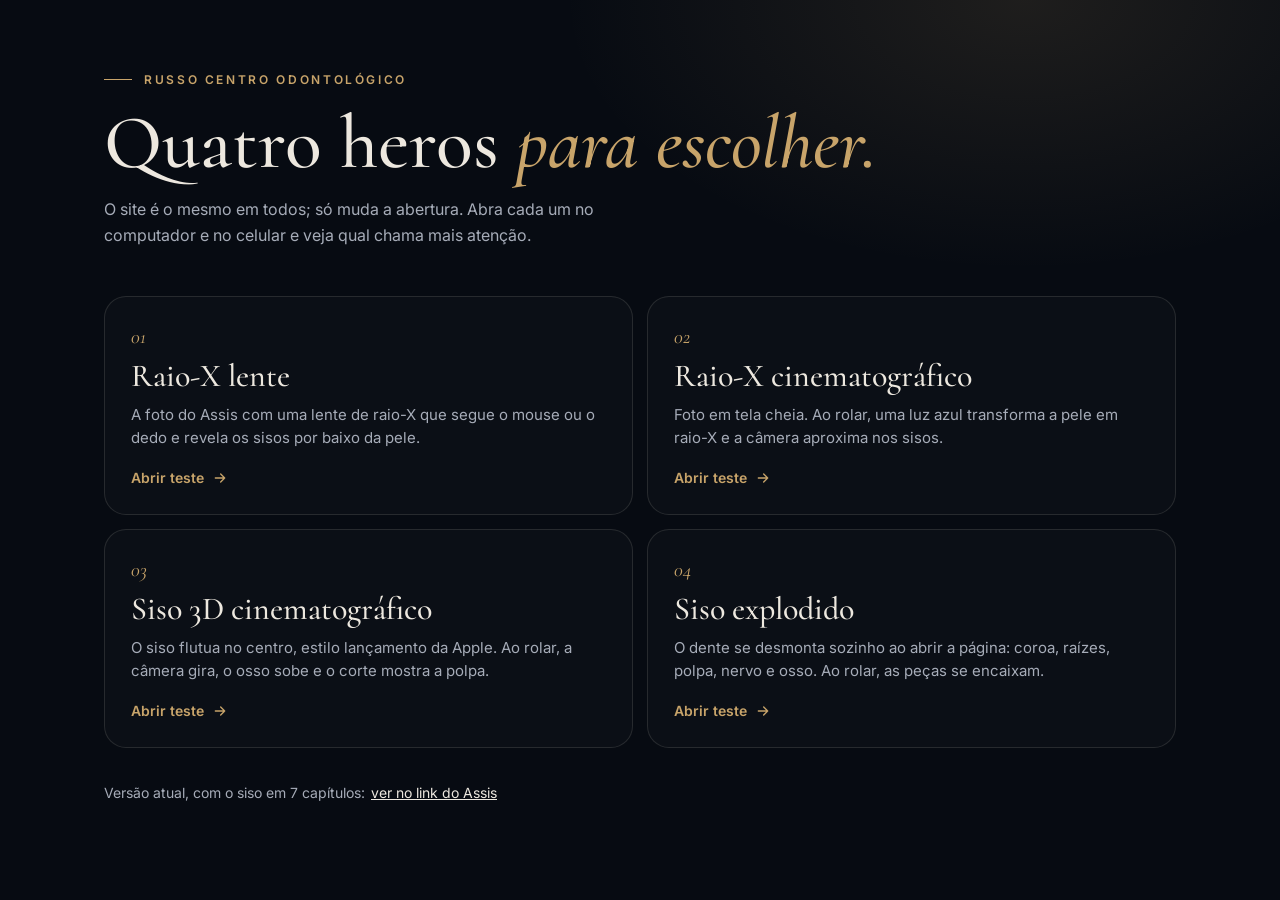
<file: index.html>
<!doctype html>
<html lang="pt-BR">
<head>
<meta charset="utf-8">
<meta name="viewport" content="width=device-width, initial-scale=1">
<meta name="robots" content="noindex, nofollow">
<title>Testes de hero · Dr. Assis Russo</title>
<link rel="preconnect" href="https://fonts.googleapis.com">
<link rel="preconnect" href="https://fonts.gstatic.com" crossorigin>
<link href="https://fonts.googleapis.com/css2?family=Cormorant:ital,wght@0,500;1,500&family=Inter:wght@400;500;600&display=swap" rel="stylesheet">
<style>
:root{--noite:#070B12;--luz:#EDE8DF;--luz-2:#A6ACB8;--ouro:#C8A46A;--linha:rgba(237,232,223,.12)}
*{box-sizing:border-box;margin:0;padding:0}
body{background:radial-gradient(60% 50% at 80% 0%,rgba(200,164,106,.12),transparent 60%),var(--noite);color:var(--luz);font-family:Inter,system-ui,sans-serif;min-height:100vh;-webkit-font-smoothing:antialiased}
.wrap{max-width:1120px;margin:0 auto;padding:72px 24px 96px}
.rotulo{font-size:12px;font-weight:600;letter-spacing:.22em;text-transform:uppercase;color:var(--ouro);display:flex;align-items:center;gap:12px}
.rotulo::before{content:"";width:28px;height:1px;background:currentColor}
h1{font-family:Cormorant,Georgia,serif;font-weight:500;font-size:clamp(44px,6vw,76px);line-height:1;margin:18px 0 16px}
h1 em{color:var(--ouro)}
.sub{color:var(--luz-2);max-width:56ch;line-height:1.6}
.grade{display:grid;gap:14px;margin-top:48px}
.teste{position:relative;display:flex;flex-direction:column;gap:10px;padding:28px 26px;border:1px solid var(--linha);border-radius:22px;text-decoration:none;color:inherit;background:rgba(255,255,255,.02);transition:transform .35s cubic-bezier(.2,.7,.2,1),border-color .35s,background .35s}
.teste:hover,.teste:focus-visible{transform:translateY(-4px);border-color:rgba(200,164,106,.5);background:rgba(200,164,106,.05)}
.teste .n{font-family:Cormorant,serif;font-style:italic;color:var(--ouro);font-size:20px}
.teste h2{font-family:Cormorant,serif;font-weight:500;font-size:32px;line-height:1.05}
.teste p{color:var(--luz-2);font-size:15px;line-height:1.55}
.teste .ver{margin-top:auto;padding-top:10px;display:inline-flex;align-items:center;gap:8px;font-size:14px;font-weight:600;color:var(--ouro)}
.teste .ver svg{width:16px;height:16px;transition:transform .3s}
.teste:hover .ver svg{transform:translateX(4px)}
.atual{display:inline-flex;margin-top:36px;color:var(--luz-2);font-size:14px}
.atual a{color:var(--luz);margin-left:6px}
@media(min-width:760px){.grade{grid-template-columns:1fr 1fr}}
</style>
</head>
<body>
  <main class="wrap">
    <p class="rotulo">Russo Centro Odontológico</p>
    <h1>Quatro heros <em>para escolher.</em></h1>
    <p class="sub">O site é o mesmo em todos; só muda a abertura. Abra cada um no computador e no celular e veja qual chama mais atenção.</p>
    <div class="grade">
      <a class="teste" href="lente/">
        <span class="n">01</span>
        <h2>Raio-X lente</h2>
        <p>A foto do Assis com uma lente de raio-X que segue o mouse ou o dedo e revela os sisos por baixo da pele.</p>
        <span class="ver">Abrir teste <svg viewBox="0 0 24 24" fill="none" stroke="currentColor" stroke-width="2" stroke-linecap="round" stroke-linejoin="round" aria-hidden="true"><path d="M5 12h14M13 6l6 6-6 6"/></svg></span>
      </a>
      <a class="teste" href="rolagem/">
        <span class="n">02</span>
        <h2>Raio-X cinematográfico</h2>
        <p>Foto em tela cheia. Ao rolar, uma luz azul transforma a pele em raio-X e a câmera aproxima nos sisos.</p>
        <span class="ver">Abrir teste <svg viewBox="0 0 24 24" fill="none" stroke="currentColor" stroke-width="2" stroke-linecap="round" stroke-linejoin="round" aria-hidden="true"><path d="M5 12h14M13 6l6 6-6 6"/></svg></span>
      </a>
      <a class="teste" href="siso-3d/">
        <span class="n">03</span>
        <h2>Siso 3D cinematográfico</h2>
        <p>O siso flutua no centro, estilo lançamento da Apple. Ao rolar, a câmera gira, o osso sobe e o corte mostra a polpa.</p>
        <span class="ver">Abrir teste <svg viewBox="0 0 24 24" fill="none" stroke="currentColor" stroke-width="2" stroke-linecap="round" stroke-linejoin="round" aria-hidden="true"><path d="M5 12h14M13 6l6 6-6 6"/></svg></span>
      </a>
      <a class="teste" href="explodido/">
        <span class="n">04</span>
        <h2>Siso explodido</h2>
        <p>O dente se desmonta sozinho ao abrir a página: coroa, raízes, polpa, nervo e osso. Ao rolar, as peças se encaixam.</p>
        <span class="ver">Abrir teste <svg viewBox="0 0 24 24" fill="none" stroke="currentColor" stroke-width="2" stroke-linecap="round" stroke-linejoin="round" aria-hidden="true"><path d="M5 12h14M13 6l6 6-6 6"/></svg></span>
      </a>
    </div>
    <p class="atual">Versão atual, com o siso em 7 capítulos: <a href="https://eusoulucasholanda.github.io/russo-centro-odontologico-demo/">ver no link do Assis</a></p>
  </main>
</body>
</html>
</file>
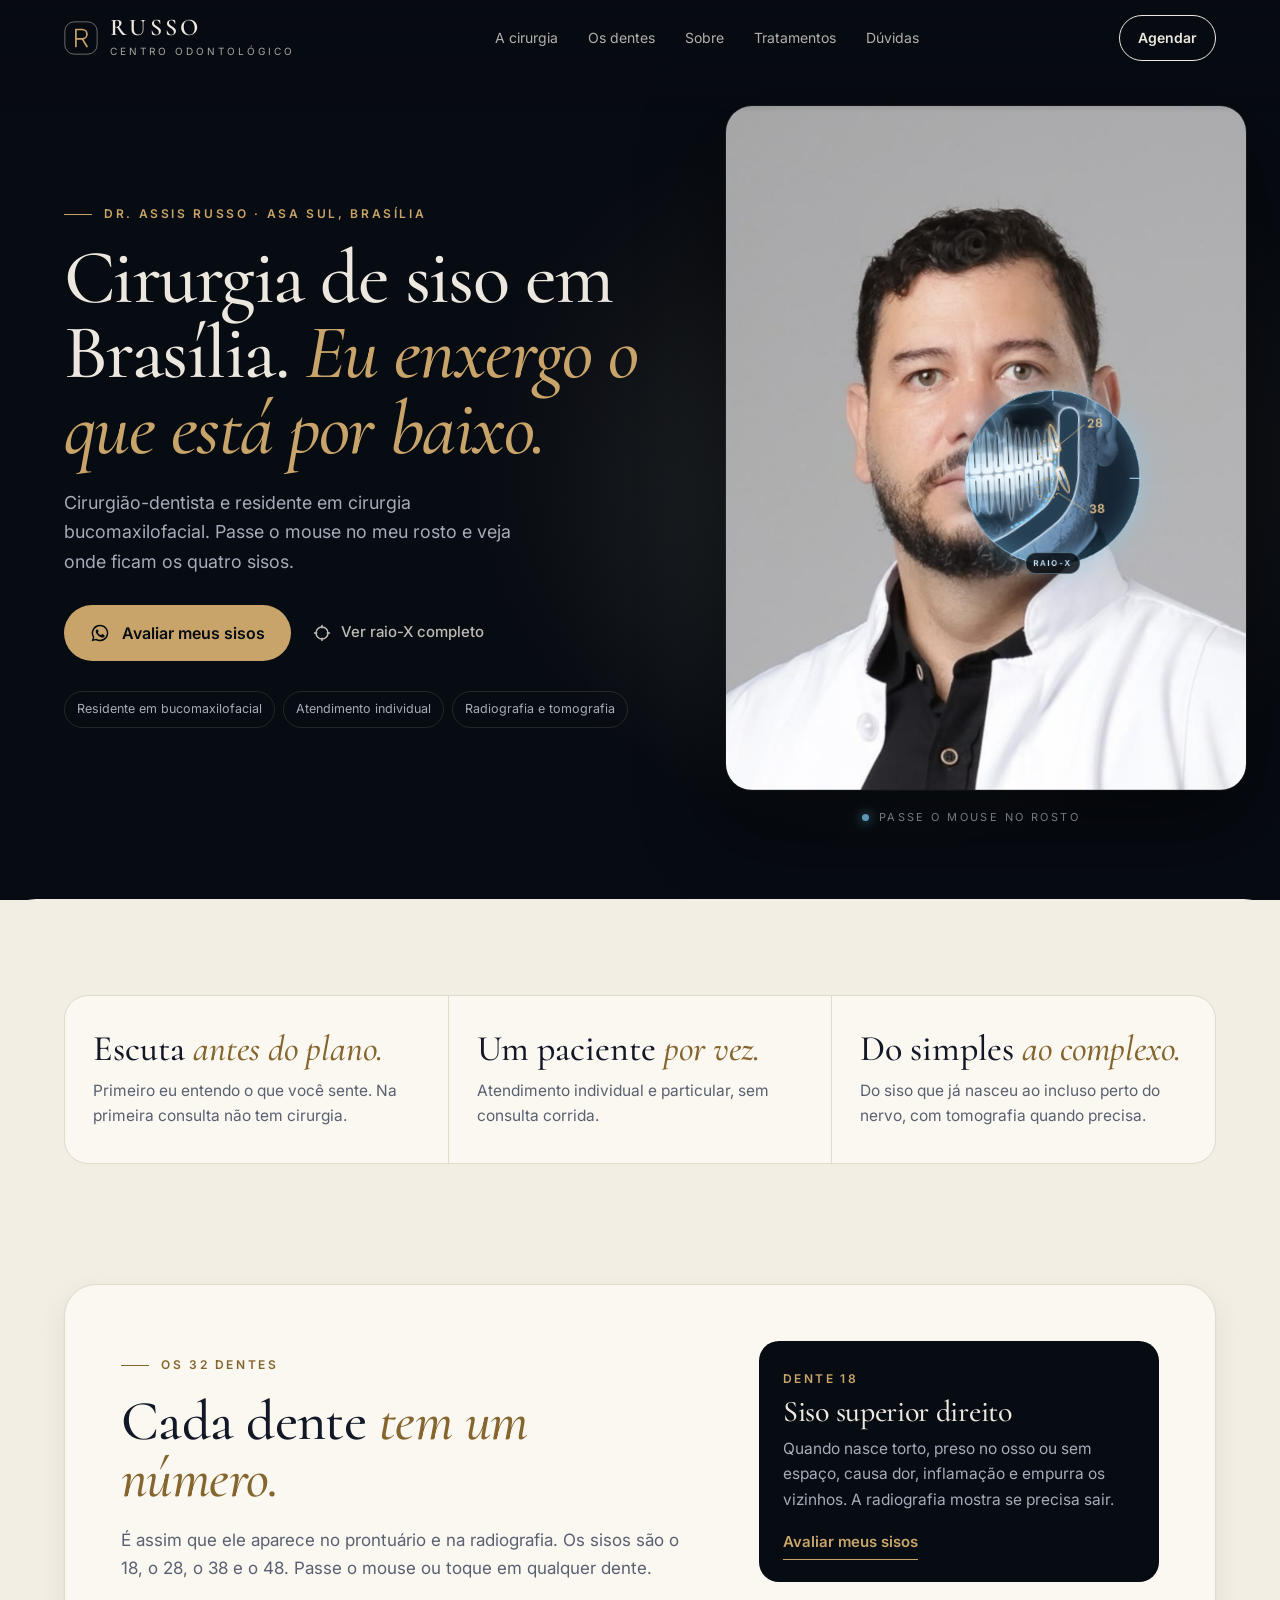
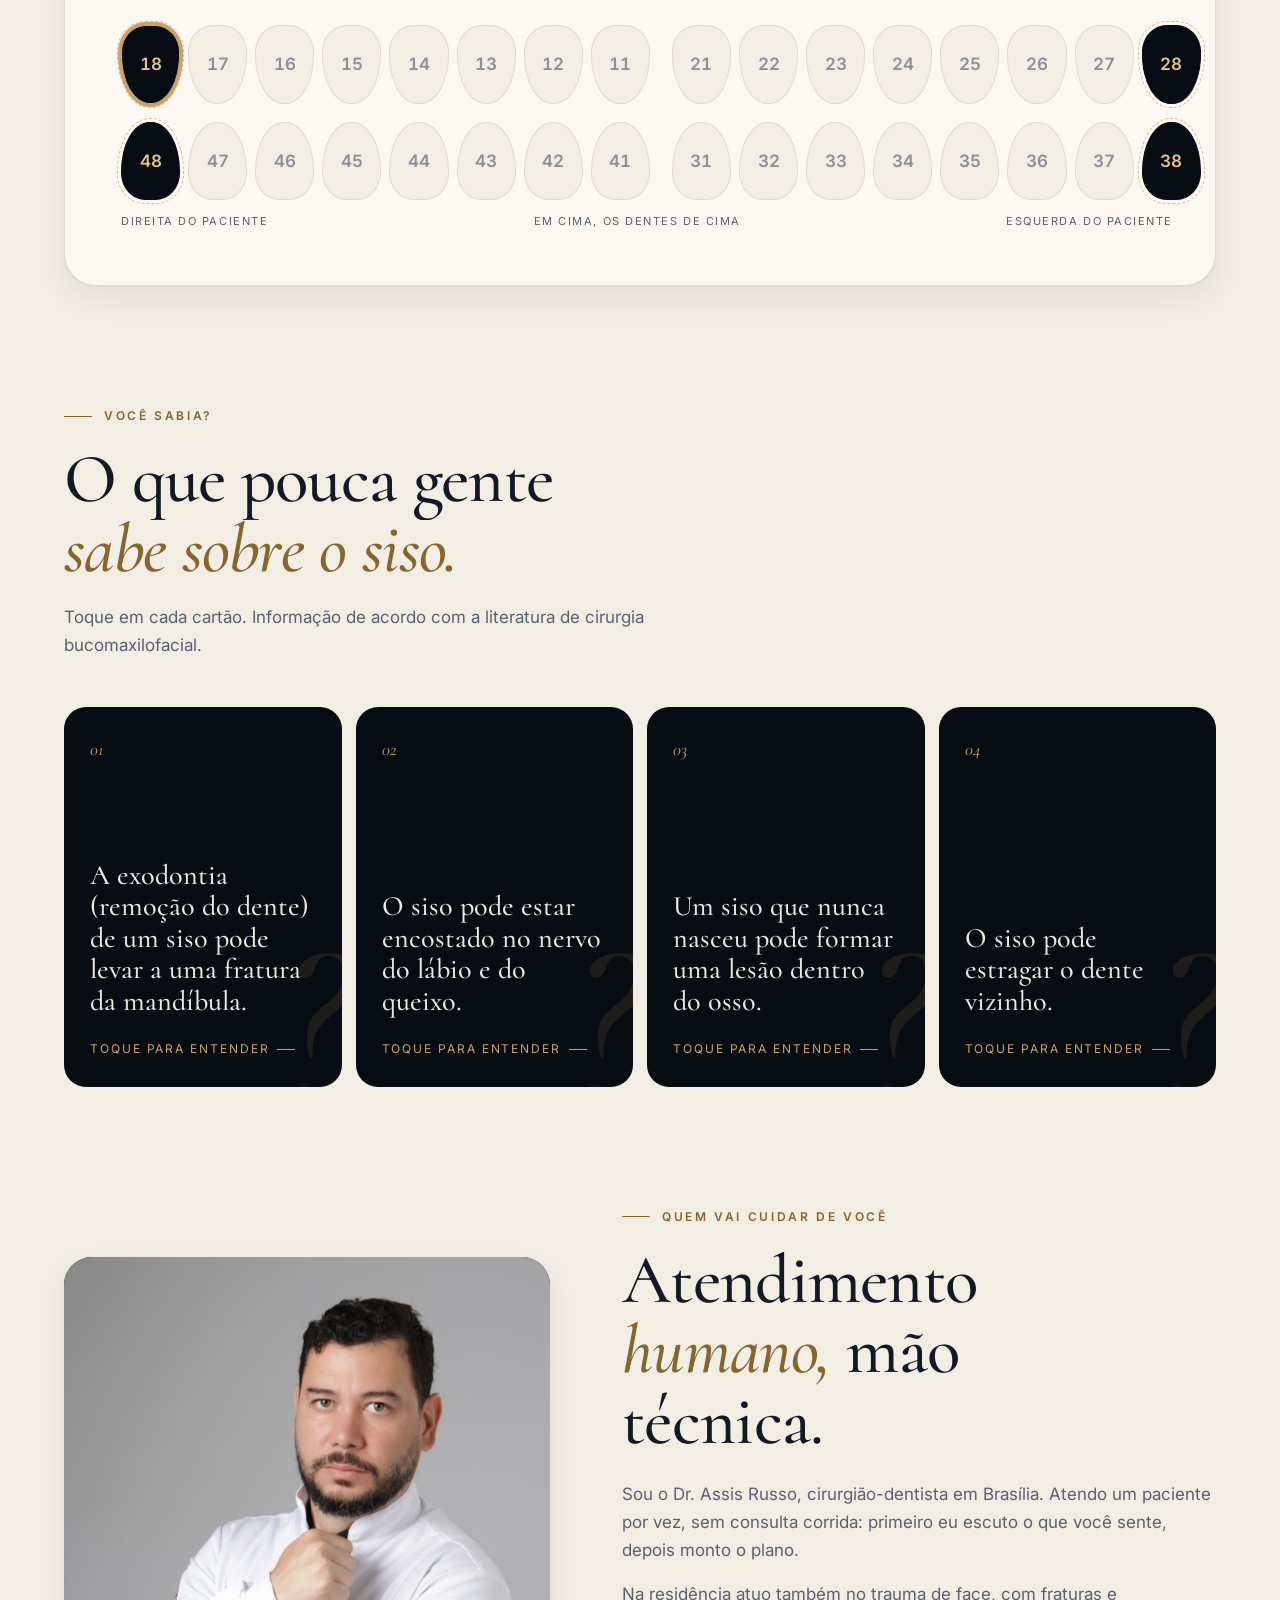
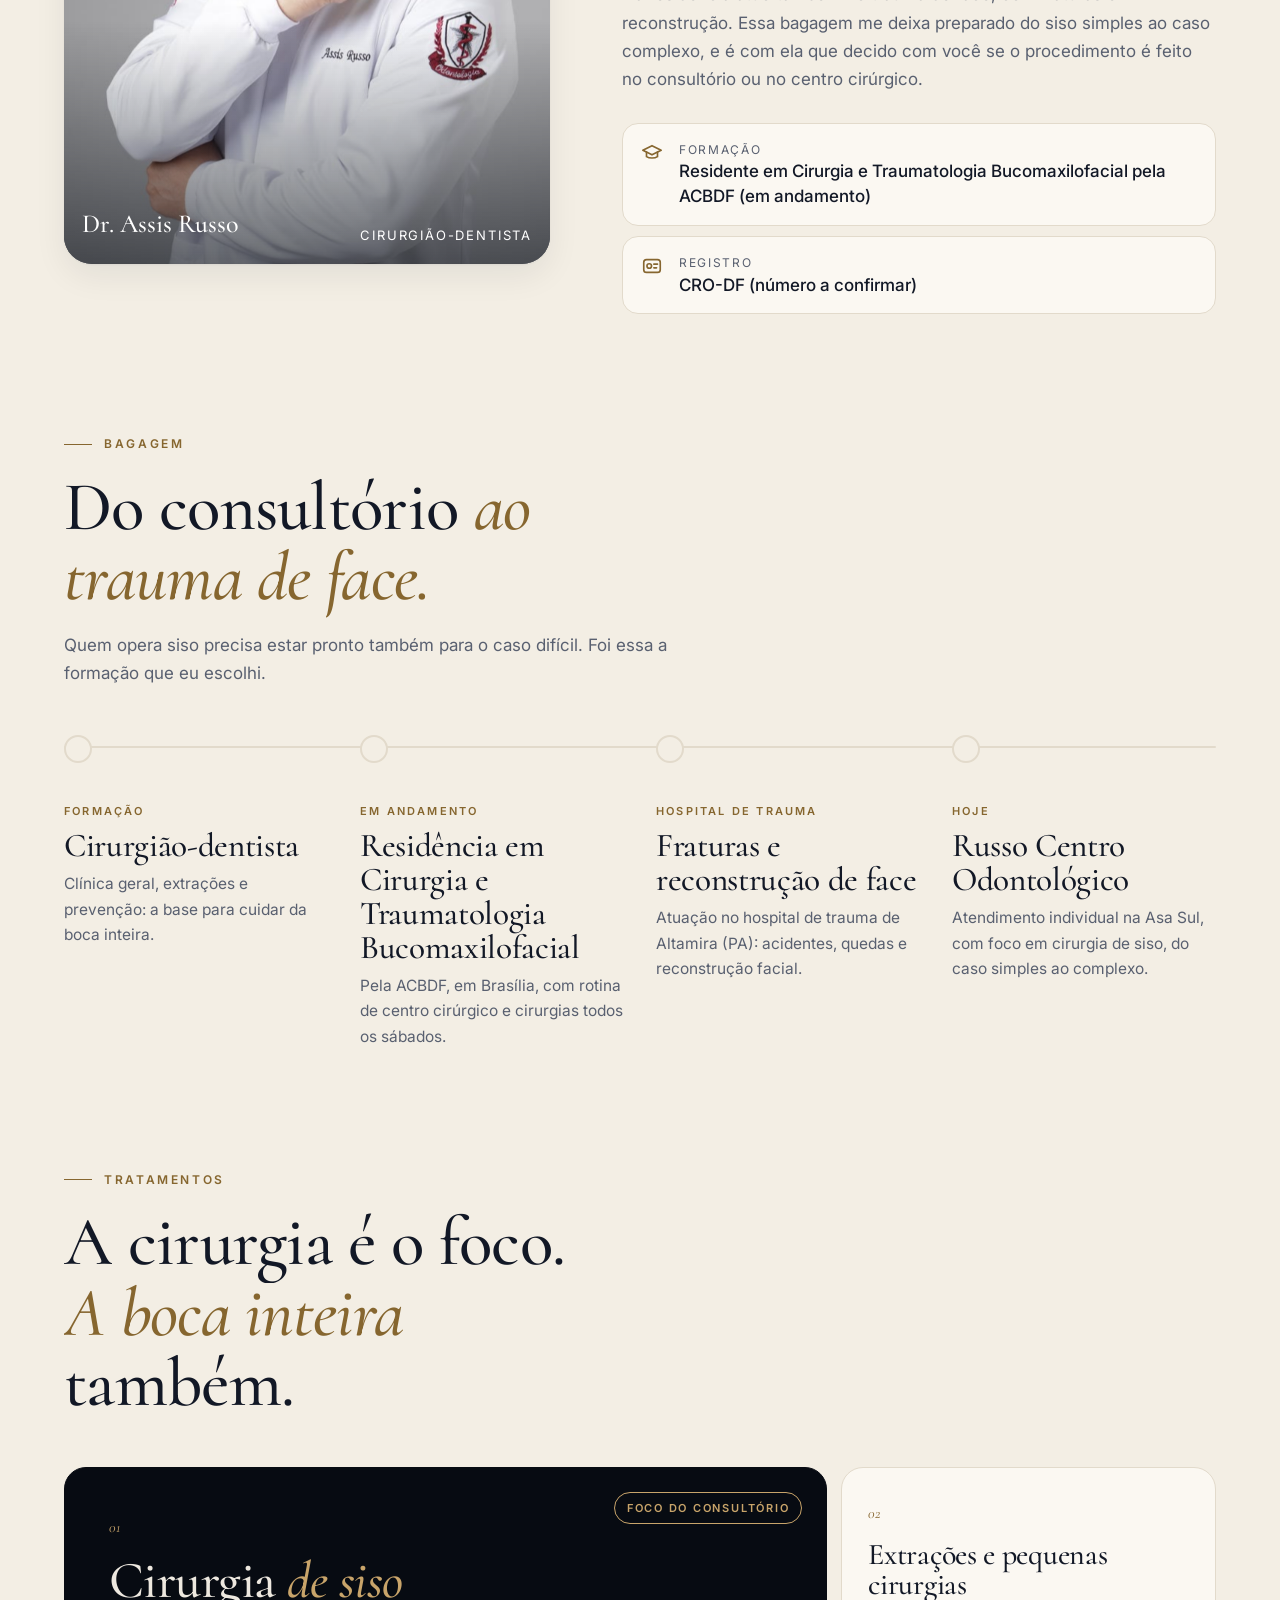
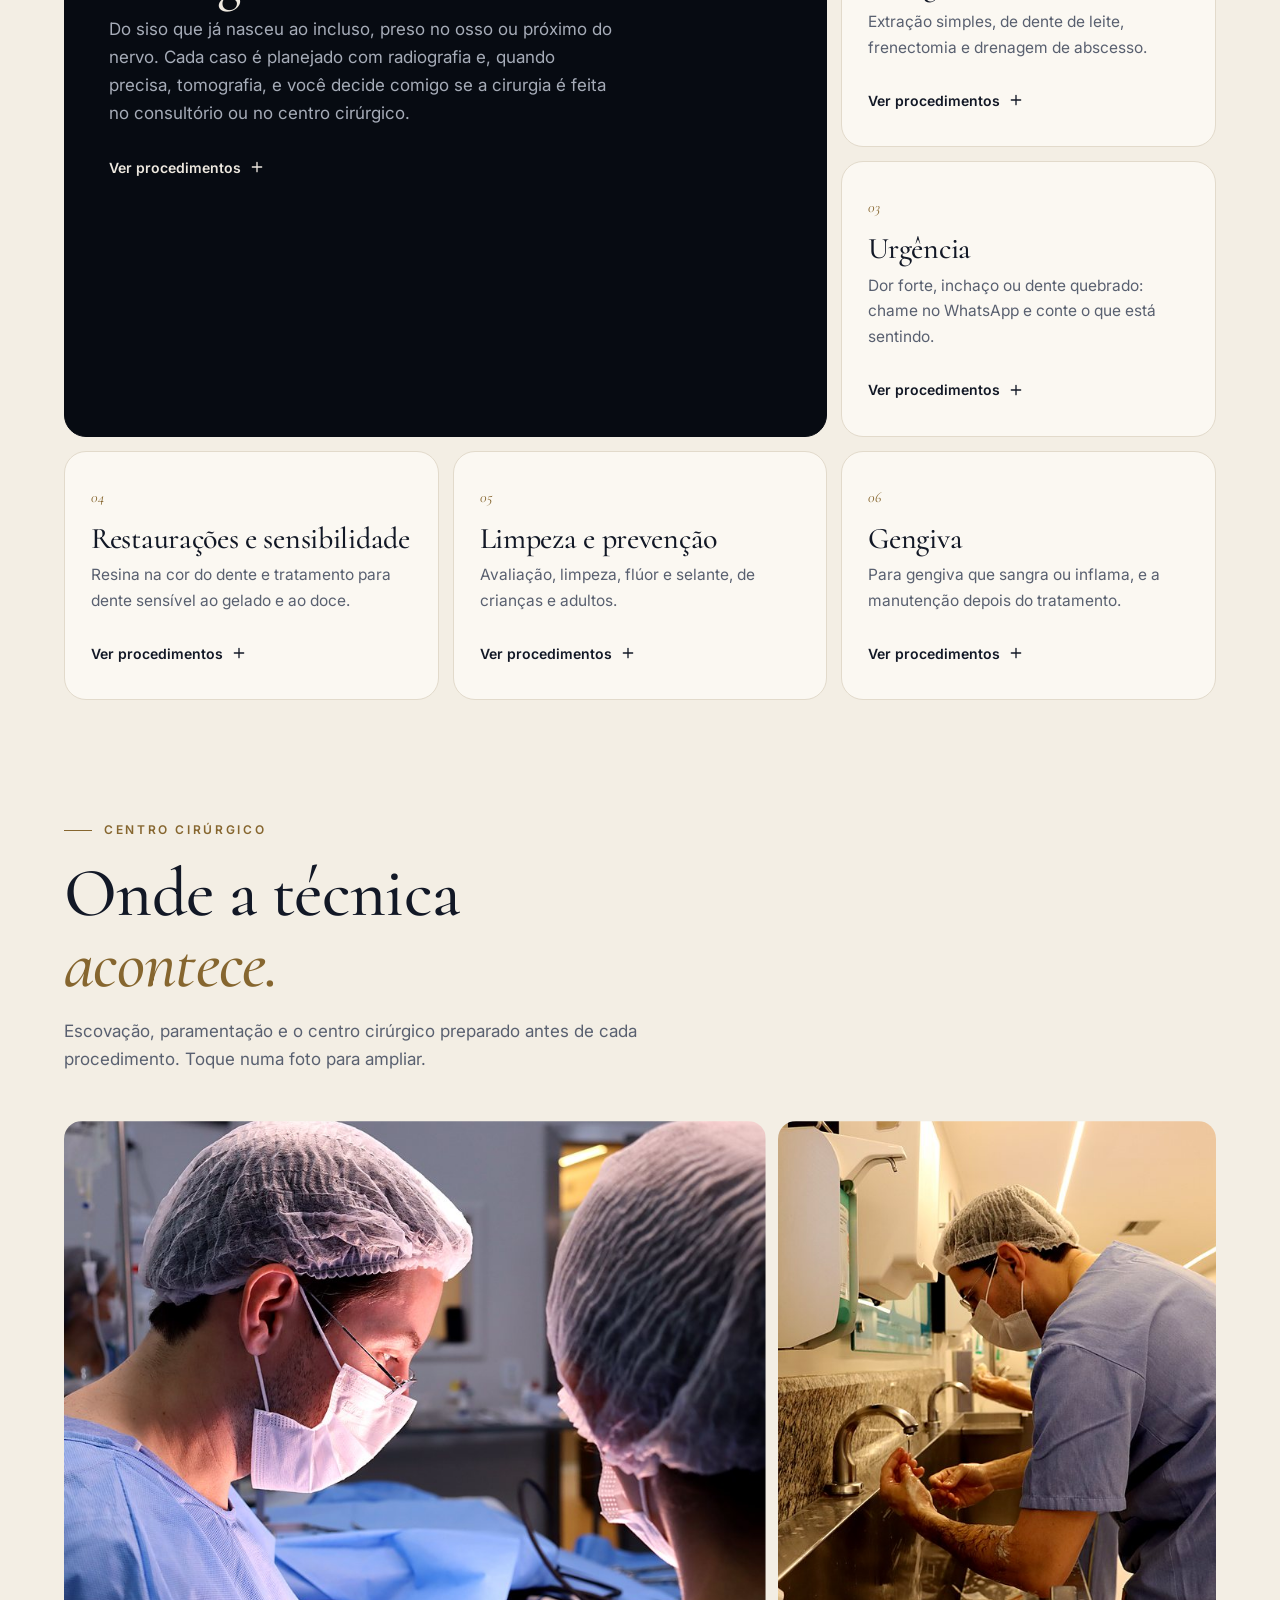
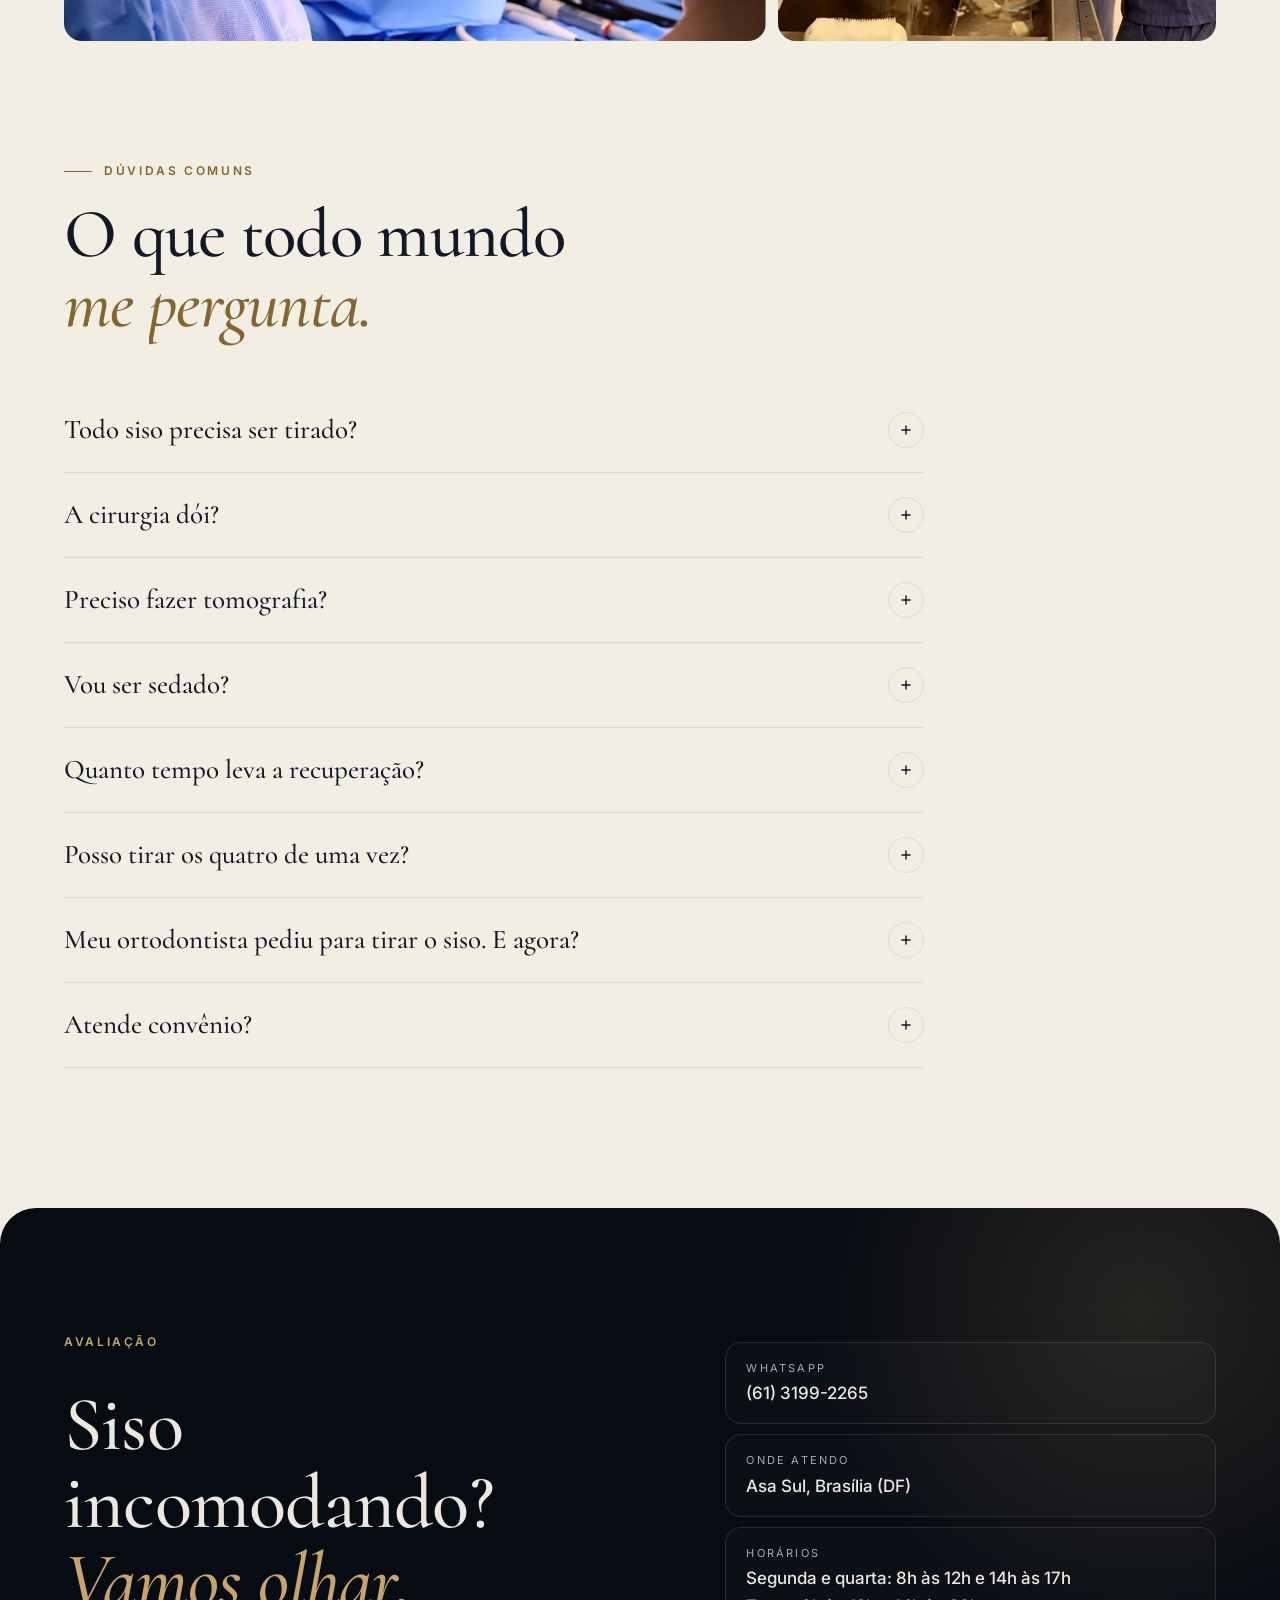
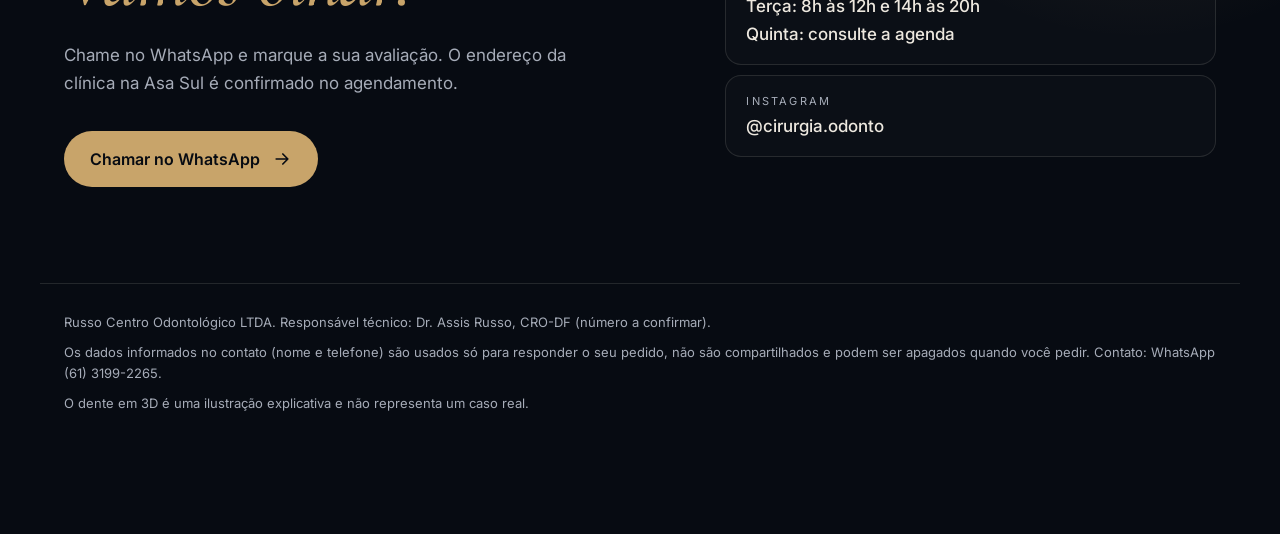
<file: lente/index.html>
<!doctype html>
<html lang="pt-BR">
<head>
<meta charset="utf-8">
<meta name="viewport" content="width=device-width, initial-scale=1">
<meta name="robots" content="noindex, nofollow">
<title>Raio-X lente · teste de hero · Dr. Assis Russo</title>
<meta name="description" content="Dr. Assis Russo, cirurgião-dentista na Asa Sul, Brasília. Cirurgia de siso do caso simples ao complexo, com radiografia, tomografia quando precisa e dois retornos. Atendimento particular e individual. Agende pelo WhatsApp.">
<meta property="og:title" content="Cirurgia de siso em Brasília · Dr. Assis Russo">
<meta property="og:description" content="Do siso simples ao caso complexo, com cada passo explicado antes. Agende pelo WhatsApp.">
<meta property="og:image" content="../img/centro-cirurgico-1131-m.jpg">
<meta name="theme-color" content="#070B12">
<link rel="preconnect" href="https://fonts.googleapis.com">
<link rel="preconnect" href="https://fonts.gstatic.com" crossorigin>
<link href="https://fonts.googleapis.com/css2?family=Cormorant:ital,wght@0,500;0,600;1,500;1,600&family=Inter:wght@400;500;600&display=swap" rel="stylesheet">
<script type="application/ld+json">
{"@context":"https://schema.org","@type":"Dentist","name":"Russo Centro Odontológico","url":"https://russocentroodontologico.com.br","founder":{"@type":"Person","name":"Assis Russo","jobTitle":"Cirurgião-dentista"},"telephone":"+55 61 3199-2265","areaServed":"Brasília, DF","address":{"@type":"PostalAddress","addressLocality":"Brasília","addressRegion":"DF","addressCountry":"BR"},"openingHoursSpecification":[{"@type":"OpeningHoursSpecification","dayOfWeek":["Monday","Wednesday"],"opens":"08:00","closes":"12:00"},{"@type":"OpeningHoursSpecification","dayOfWeek":["Monday","Wednesday"],"opens":"14:00","closes":"17:00"},{"@type":"OpeningHoursSpecification","dayOfWeek":"Tuesday","opens":"08:00","closes":"12:00"},{"@type":"OpeningHoursSpecification","dayOfWeek":"Tuesday","opens":"14:00","closes":"20:00"}],"sameAs":["https://www.instagram.com/cirurgia.odonto/","https://www.facebook.com/profile.php?id=61595890775844"]}
</script>
<script>document.documentElement.classList.add('js')</script>
<style>
:root{
  --noite:#070B12;
  --noite-2:#0D1420;
  --noite-linha:rgba(237,232,223,.12);
  --marfim:#F3EEE4;
  --papel:#FBF8F2;
  --tinta:#121826;
  --cinza:#596070;
  --linha:#E2DACB;
  --ouro:#C8A46A;
  --ouro-claro:#E2C48F;
  --ouro-escuro:#86662F;
  --luz:#EDE8DF;
  --luz-2:#A6ACB8;
  --raiox:#A9D8F2;
  --gengiva:#E58593;
  --verde-wa:#1f9d55;
  --serifa:"Cormorant","Cormorant Garamond",Georgia,serif;
  --sans:"Inter","Segoe UI",system-ui,-apple-system,sans-serif;
  --ease:cubic-bezier(.2,.7,.2,1);
  --ease-out:cubic-bezier(.16,1,.3,1);
  --sombra:0 1px 2px rgba(18,24,38,.05),0 12px 32px rgba(18,24,38,.07);
}
*{box-sizing:border-box;margin:0;padding:0}
html{scroll-behavior:smooth;scroll-padding-top:80px;background:var(--noite)}
body{font-family:var(--sans);background:var(--marfim);color:var(--tinta);font-size:17px;line-height:1.65;-webkit-font-smoothing:antialiased;overflow-x:hidden}
a{color:inherit}
img{display:block;max-width:100%}
button{font:inherit;color:inherit;background:none;border:0;cursor:pointer}
:focus-visible{outline:3px solid var(--ouro);outline-offset:3px;border-radius:6px}
.pular{position:absolute;left:16px;top:-60px;z-index:100;background:var(--ouro);color:var(--noite);padding:10px 16px;border-radius:8px;font-weight:600;text-decoration:none}
.pular:focus{top:12px}
.wrap{max-width:1200px;margin:0 auto;padding:0 24px}
h1,h2,h3{font-family:var(--serifa);font-weight:500;letter-spacing:-.01em;line-height:1.02}
h2 em,h1 em{font-style:italic;color:var(--ouro)}
.rotulo{font-family:var(--sans);font-size:12px;font-weight:600;letter-spacing:.22em;text-transform:uppercase}

/* topo */
.topo{position:fixed;inset:0 0 auto;z-index:60;color:var(--luz);transition:background .4s,color .4s,box-shadow .4s}
.topo .wrap{display:flex;justify-content:space-between;align-items:center;height:76px}
.topo::before{content:"";position:absolute;inset:0 0 -36px;z-index:-1;pointer-events:none;background:linear-gradient(to bottom,rgba(7,11,18,.94),rgba(7,11,18,.7) 55%,rgba(7,11,18,0));transition:opacity .4s}
.topo.claro::before{opacity:0}
.topo.claro{background:rgba(243,238,228,.82);backdrop-filter:saturate(1.3) blur(14px);-webkit-backdrop-filter:saturate(1.3) blur(14px);color:var(--tinta);box-shadow:0 1px 0 var(--linha)}
.marca{display:flex;align-items:center;gap:12px;text-decoration:none}
.marca svg{width:34px;height:34px;flex:none}
.marca b{display:block;font-family:var(--serifa);font-size:24px;font-weight:600;letter-spacing:.14em;line-height:1}
.marca small{display:block;font-size:10px;letter-spacing:.3em;text-transform:uppercase;opacity:.7;margin-top:3px}
.topo nav{display:none;gap:30px;font-size:14px}
.topo nav a{text-decoration:none;opacity:.75;transition:opacity .2s}
.topo nav a:hover{opacity:1}
.agendar{font-size:14px;font-weight:600;text-decoration:none;padding:10px 18px;border-radius:999px;border:1px solid currentColor;transition:background .25s,color .25s,border-color .25s}
.agendar:hover{background:var(--ouro);border-color:var(--ouro);color:var(--noite)}
@media(min-width:960px){.topo nav{display:flex}}

/* botões */
.botao{position:relative;display:inline-flex;align-items:center;gap:12px;min-height:52px;background:var(--ouro);color:var(--noite);text-decoration:none;font-weight:600;font-size:16px;padding:15px 26px;border-radius:999px;overflow:hidden;isolation:isolate;transition:transform .3s var(--ease),box-shadow .3s,background .3s}
.botao::after{content:"";position:absolute;inset:0;background:linear-gradient(110deg,transparent 30%,rgba(255,255,255,.35) 50%,transparent 70%);transform:translateX(-120%);transition:transform .8s var(--ease);z-index:-1}
.botao:hover{transform:translateY(-2px);background:var(--ouro-claro);box-shadow:0 14px 34px rgba(200,164,106,.28)}
.botao:hover::after{transform:translateX(120%)}
.botao svg{width:20px;height:20px;flex:none}
.botao .seta{transition:transform .3s var(--ease)}
.botao:hover .seta{transform:translateX(4px)}
.link-fino{display:inline-flex;align-items:center;gap:8px;min-height:44px;font-size:15px;font-weight:500;text-decoration:none;color:var(--luz);opacity:.8;transition:opacity .2s}
.link-fino:hover{opacity:1}
.link-fino svg{width:16px;height:16px}

/* ===== jornada: o hero que atravessa a página ===== */
.jornada{position:relative;background:var(--noite);color:var(--luz);height:calc(var(--n,8) * 92vh + 100vh)}
.palco{position:sticky;top:0;height:100vh;height:100svh;overflow:hidden}
.raio{position:absolute;inset:0;width:100%;height:100%;display:block}
.palco::before{content:"";position:absolute;inset:0;z-index:1;pointer-events:none;opacity:.07;background-image:url("data:image/svg+xml,%3Csvg xmlns='http://www.w3.org/2000/svg' width='160' height='160'%3E%3Cfilter id='g'%3E%3CfeTurbulence type='fractalNoise' baseFrequency='.9' numOctaves='2' stitchTiles='stitch'/%3E%3C/filter%3E%3Crect width='100%25' height='100%25' filter='url(%23g)'/%3E%3C/svg%3E")}
.vinheta{position:absolute;inset:0;z-index:1;pointer-events:none;background:linear-gradient(to top,var(--noite) 0%,rgba(7,11,18,.92) 30%,rgba(7,11,18,0) 62%),radial-gradient(120% 80% at 50% 40%,transparent 50%,rgba(7,11,18,.7) 100%)}
@media(min-width:900px){.vinheta{background:linear-gradient(to right,var(--noite) 0%,rgba(7,11,18,.9) 28%,rgba(7,11,18,0) 52%),radial-gradient(110% 90% at 65% 50%,transparent 55%,rgba(7,11,18,.75) 100%)}}

.capitulos{position:absolute;z-index:2;left:0;right:0;bottom:0;padding:0 24px 40px}
.cap{max-width:540px}
.js .cap{position:absolute;left:24px;right:24px;bottom:40px;opacity:0;visibility:hidden;transform:translateY(18px);transition:opacity .6s var(--ease-out),transform .6s var(--ease-out),visibility 0s .6s}
.js .cap.ativo{opacity:1;visibility:visible;transform:none;transition:opacity .7s var(--ease-out) .08s,transform .7s var(--ease-out) .08s,visibility 0s}
html:not(.js) .cap{padding:40px 0;border-top:1px solid var(--noite-linha)}
html:not(.js) .jornada{height:auto}
html:not(.js) .palco{position:relative;height:auto;padding-top:90px}
html:not(.js) .raio,html:not(.js) .vinheta,html:not(.js) .trilho{display:none}
html:not(.js) .capitulos{position:relative}
.cap .rotulo{color:var(--ouro);display:flex;align-items:center;gap:12px;margin-bottom:14px}
.cap .rotulo::before{content:"";width:28px;height:1px;background:currentColor}
.cap h1{font-size:clamp(40px,min(7.2vw,10.5vh),96px);line-height:.96;letter-spacing:-.02em;margin-bottom:20px}
.cap h2{font-size:clamp(32px,min(5vw,7.5vh),64px);margin-bottom:16px}
.cap p{color:var(--luz-2);font-size:clamp(16px,1.5vw,18px);max-width:46ch}
.cap p b{color:var(--luz);font-weight:500}
.cap .acoes{display:flex;flex-wrap:wrap;align-items:center;gap:10px 22px;margin-top:28px}
.cap ul{list-style:none;margin-top:22px;display:grid;gap:10px;max-width:46ch}
.cap li{display:flex;gap:12px;font-size:15px;color:var(--luz-2);padding:12px 14px;border:1px solid var(--noite-linha);border-radius:14px;background:rgba(13,20,32,.6);backdrop-filter:blur(8px);-webkit-backdrop-filter:blur(8px)}
.cap li b{color:var(--luz);font-weight:600;display:block}
.cap li i{font-style:normal;font-family:var(--serifa);font-size:22px;line-height:1;color:var(--ouro);flex:none;width:22px}
@media(min-width:900px){
  .capitulos{top:0;padding:0}
  /* centraliza no espaço abaixo do menu, não na tela inteira */
  .js .cap{left:max(24px,calc((100vw - 1200px) / 2 + 24px));right:auto;bottom:auto;top:calc(50% + 38px);transform:translateY(calc(-50% + 22px));width:min(540px,40vw)}
  .js .cap.ativo{transform:translateY(-50%)}
}
@media(max-width:899px){
  .cap h2{font-size:clamp(32px,9vw,44px)}
  .cap li{padding:10px 12px;font-size:14px}
}

.trilho{position:absolute;z-index:3;right:max(16px,calc((100vw - 1200px) / 2 + 8px));top:50%;transform:translateY(-50%);display:none;list-style:none}
.trilho li + li{margin-top:4px}
.trilho button{display:flex;align-items:center;justify-content:flex-end;gap:12px;min-height:34px;padding:0 4px;font-size:12px;letter-spacing:.08em;color:var(--luz-2);opacity:.55;transition:opacity .3s,color .3s}
.trilho button span{opacity:0;transform:translateX(6px);transition:opacity .3s,transform .3s var(--ease)}
.trilho button i{width:22px;height:1px;background:currentColor;transition:width .4s var(--ease)}
.trilho button:hover,.trilho button[aria-current="step"]{opacity:1;color:var(--luz)}
.trilho button:hover span,.trilho button[aria-current="step"] span{opacity:1;transform:none}
.trilho button[aria-current="step"] i{width:42px;background:var(--ouro)}
@media(min-width:900px){.trilho{display:block}}
.progresso{position:absolute;z-index:3;left:0;bottom:0;height:2px;width:100%;background:var(--ouro);transform-origin:left;transform:scaleX(var(--p,0))}
.rolar{position:absolute;z-index:3;left:50%;bottom:22px;transform:translateX(-50%);display:none;flex-direction:column;align-items:center;gap:8px;font-size:11px;letter-spacing:.24em;text-transform:uppercase;color:var(--luz-2);transition:opacity .4s}
.rolar i{width:1px;height:38px;background:linear-gradient(var(--ouro),transparent);animation:desce 2s var(--ease) infinite}
@keyframes desce{0%{transform:scaleY(0);transform-origin:top}50%{transform:scaleY(1);transform-origin:top}51%{transform-origin:bottom}100%{transform:scaleY(0);transform-origin:bottom}}
@media(min-width:900px){.rolar{display:flex}}

/* cena 3D */
.palco{background:radial-gradient(60% 55% at 66% 58%,#15213a 0%,var(--noite) 70%)}
.com-3d .palco{background:var(--noite)}
.etiquetas{position:absolute;inset:0;z-index:2;pointer-events:none}
.etq{position:absolute;left:0;top:0;display:flex;align-items:center;height:0;opacity:0;white-space:nowrap;font-size:11px;font-weight:500;letter-spacing:.18em;text-transform:uppercase;color:var(--luz);text-shadow:0 1px 10px rgba(7,11,18,.95);will-change:transform,opacity}
.etq i{position:relative;width:9px;height:9px;margin:0 58px 0 -4.5px;border-radius:50%;background:var(--ouro);box-shadow:0 0 0 4px rgba(200,164,106,.22),0 0 18px rgba(200,164,106,.6);flex:none;animation:pulsa 2.2s var(--ease) infinite}
.etq i::after{content:"";position:absolute;left:13px;top:4px;width:40px;height:1px;background:linear-gradient(90deg,var(--ouro),rgba(237,232,223,.5))}
@keyframes pulsa{0%,100%{box-shadow:0 0 0 4px rgba(200,164,106,.22),0 0 18px rgba(200,164,106,.6)}50%{box-shadow:0 0 0 9px rgba(200,164,106,0),0 0 18px rgba(200,164,106,.6)}}
.etq b{font-weight:500;padding:7px 12px 6px;border-radius:999px;background:rgba(7,11,18,.74);border:1px solid rgba(237,232,223,.16);-webkit-backdrop-filter:blur(8px);backdrop-filter:blur(8px);text-shadow:none}
.etq.esq{flex-direction:row-reverse}
.etq.esq i{margin:0 -4.5px 0 58px}
.etq.esq i::after{left:auto;right:13px;background:linear-gradient(270deg,var(--ouro),rgba(237,232,223,.5))}
.flutua{transition:opacity .5s var(--ease),transform .5s var(--ease)}
.na-jornada .flutua{opacity:0;transform:translateY(16px);pointer-events:none}
.clareia{position:absolute;inset:0;z-index:5;pointer-events:none;background:var(--marfim);opacity:0}

/* ===== conteúdo claro ===== */
section.bloco{padding:120px 0 0}
.cabeca{margin-bottom:48px;display:grid;gap:18px}
.cabeca .rotulo{color:var(--ouro-escuro)}
.cabeca h2{font-size:clamp(40px,5.4vw,72px);max-width:16ch}
.cabeca h2 em{color:var(--ouro-escuro)}
.sub{color:var(--cinza);max-width:56ch}

.virada{position:relative;margin-top:-1px;background:var(--marfim);border-radius:36px 36px 0 0;padding-top:96px}
.principios{display:grid;gap:1px;background:var(--linha);border:1px solid var(--linha);border-radius:24px;overflow:hidden}
.principios div{background:var(--papel);padding:34px 28px}
.principios b{display:block;font-family:var(--serifa);font-size:clamp(28px,3vw,36px);font-weight:500;line-height:1.05;margin-bottom:10px}
.principios b i{font-style:italic;color:var(--ouro-escuro)}
.principios p{color:var(--cinza);font-size:15.5px}
@media(min-width:860px){.principios{grid-template-columns:repeat(3,1fr)}}

.sobre{display:grid;gap:44px}
.sobre-foto{position:relative;border-radius:28px;overflow:hidden;box-shadow:var(--sombra);background:var(--noite-2)}
.sobre-foto img{width:100%;height:auto;aspect-ratio:4/5;max-height:78vh;object-fit:cover;object-position:60% 35%}
.sobre-foto figcaption{position:absolute;left:18px;bottom:18px;right:18px;display:flex;justify-content:space-between;align-items:end;color:#fff;font-size:13px;letter-spacing:.14em;text-transform:uppercase}
.sobre-foto figcaption b{font-family:var(--serifa);font-size:26px;letter-spacing:0;text-transform:none;font-weight:500}
.sobre-foto::after{content:"";position:absolute;inset:0;background:linear-gradient(to top,rgba(7,11,18,.6),transparent 40%);pointer-events:none}
.sobre-foto figcaption{z-index:1}
.sobre p.sub + p.sub{margin-top:16px}
.formacao{margin-top:30px;display:grid;gap:10px}
.formacao div{display:flex;gap:16px;align-items:flex-start;background:var(--papel);border:1px solid var(--linha);border-radius:16px;padding:16px 18px}
.formacao svg{width:22px;height:22px;flex:none;color:var(--ouro-escuro);margin-top:2px}
.formacao dt{font-size:12px;letter-spacing:.14em;text-transform:uppercase;color:var(--cinza)}
.formacao dd{font-weight:500;line-height:1.45}
@media(min-width:900px){.sobre{grid-template-columns:.9fr 1.1fr;align-items:center;gap:72px}}

.cards{display:grid;gap:14px}
.card{position:relative;background:var(--papel);border:1px solid var(--linha);border-radius:22px;padding:30px 26px 24px;transition:transform .35s var(--ease),box-shadow .35s,border-color .35s;overflow:hidden;isolation:isolate}
.card::before{content:"";position:absolute;inset:0;z-index:-1;opacity:0;transition:opacity .35s;background:radial-gradient(380px circle at var(--mx,50%) var(--my,50%),rgba(200,164,106,.18),transparent 45%)}
.card:hover{transform:translateY(-4px);box-shadow:var(--sombra);border-color:#d6ccb8}
.card:hover::before{opacity:1}
.card .num{font-family:var(--serifa);font-size:15px;font-style:italic;color:var(--ouro-escuro)}
.card h3{font-size:30px;margin:14px 0 8px}
.card > p{color:var(--cinza);font-size:15.5px}
.abre{margin-top:18px;display:inline-flex;align-items:center;gap:8px;min-height:44px;font-size:14px;font-weight:600}
.abre svg{width:16px;height:16px;transition:transform .3s var(--ease)}
.abre[aria-expanded="true"] svg{transform:rotate(45deg)}
.mais{display:grid;grid-template-rows:0fr;transition:grid-template-rows .4s var(--ease)}
.mais > ul{overflow:hidden;list-style:none}
.mais.aberto{grid-template-rows:1fr}
.mais li{font-size:14.5px;color:var(--cinza);padding:8px 0 8px 22px;position:relative;border-top:1px solid var(--linha)}
.mais li:first-child{margin-top:6px}
.mais li::before{content:"";position:absolute;left:4px;top:17px;width:6px;height:6px;border-radius:50%;background:var(--ouro)}
.card.destaque{background:var(--noite);border-color:var(--noite);color:var(--luz)}
.card.destaque > p,.card.destaque .mais li{color:var(--luz-2)}
.card.destaque .mais li{border-color:var(--noite-linha)}
.card.destaque .num{color:var(--ouro)}
.card.destaque h3 em{color:var(--ouro);font-style:italic}
.etiqueta{position:absolute;top:24px;right:24px;font-size:11px;font-weight:600;letter-spacing:.16em;text-transform:uppercase;padding:6px 12px;border-radius:999px;border:1px solid var(--ouro);color:var(--ouro)}
@media(min-width:720px){.cards{grid-template-columns:1fr 1fr}.card.destaque{grid-column:span 2}}
@media(min-width:1000px){.cards{grid-template-columns:repeat(3,1fr)}.card.destaque{grid-column:span 2;grid-row:span 2;padding:44px}.card.destaque h3{font-size:52px}.card.destaque > p{font-size:17px;max-width:46ch}}

.galeria{display:grid;grid-template-columns:repeat(2,1fr);gap:10px;grid-auto-flow:dense}
.galeria button{position:relative;display:block;width:100%;height:100%;border-radius:18px;overflow:hidden;cursor:zoom-in;background:var(--noite-2)}
.galeria img{width:100%;height:100%;aspect-ratio:1;object-fit:cover;transition:transform .8s var(--ease),opacity .4s}
.galeria button:hover img{transform:scale(1.05)}
.galeria .larga{grid-column:span 2}
.galeria .larga img{aspect-ratio:3/2}
@media(min-width:860px){.galeria{grid-template-columns:repeat(3,1fr);gap:12px}.galeria img{aspect-ratio:4/3}.galeria .larga img{aspect-ratio:auto}.galeria .alta{grid-row:span 2}.galeria .alta img{aspect-ratio:auto}}

.galeria.duas{grid-template-columns:1fr}
.galeria.duas img{aspect-ratio:4/3}
@media(min-width:860px){.galeria.duas{grid-template-columns:1.6fr 1fr}.galeria.duas img{aspect-ratio:auto;height:520px}}
.linha-tempo{list-style:none;position:relative;padding-left:44px;--lt:0}
.linha-tempo::before,.linha-tempo::after{content:"";position:absolute;left:11px;top:8px;bottom:8px;width:2px;border-radius:2px}
.linha-tempo::before{background:var(--linha)}
.linha-tempo::after{background:var(--ouro);transform-origin:top;transform:scaleY(var(--lt))}
.linha-tempo li{position:relative;padding-bottom:44px}
.linha-tempo li:last-child{padding-bottom:0}
.linha-tempo li::before{content:"";position:absolute;left:-44px;top:2px;width:24px;height:24px;border-radius:50%;background:var(--marfim);border:2px solid var(--linha);transition:background .5s,border-color .5s,box-shadow .5s}
.linha-tempo li.feito::before{background:var(--ouro);border-color:var(--ouro);box-shadow:0 0 0 6px rgba(200,164,106,.18)}
.linha-tempo .marco{font-size:11px;font-weight:600;letter-spacing:.2em;text-transform:uppercase;color:var(--ouro-escuro)}
.linha-tempo h3{font-size:clamp(26px,2.6vw,34px);margin:6px 0 8px;max-width:22ch}
.linha-tempo p{color:var(--cinza);max-width:46ch;font-size:15.5px}
@media(min-width:960px){
  .linha-tempo{padding-left:0;padding-top:60px;display:grid;grid-template-columns:repeat(4,1fr);gap:32px}
  .linha-tempo::before,.linha-tempo::after{left:0;right:0;top:11px;bottom:auto;width:auto;height:2px}
  .linha-tempo::after{transform-origin:left;transform:scaleX(var(--lt))}
  .linha-tempo li{padding-bottom:0}
  .linha-tempo li::before{left:0;top:-60px}
}
.onda{position:absolute;border-radius:50%;background:currentColor;opacity:.28;transform:scale(0);pointer-events:none;animation:onda .65s var(--ease-out) forwards}
@keyframes onda{to{transform:scale(1);opacity:0}}
.agendar,.abre{position:relative;overflow:hidden}
dialog.lupa{margin:auto;border:0;padding:0;background:transparent;max-width:min(1200px,94vw);max-height:92vh;overflow:visible}
dialog.lupa::backdrop{background:rgba(7,11,18,.9);backdrop-filter:blur(6px)}
dialog.lupa img{max-width:100%;max-height:84vh;border-radius:14px;object-fit:contain;animation:zoom .35s var(--ease)}
@keyframes zoom{from{opacity:0;transform:scale(.96)}}
dialog.lupa p{color:#d7dce5;font-size:14px;text-align:center;margin-top:10px}
.lupa-btn{position:fixed;top:50%;width:48px;height:48px;border-radius:50%;background:rgba(255,255,255,.14);color:#fff;display:grid;place-items:center;transform:translateY(-50%)}
.lupa-btn:hover{background:rgba(255,255,255,.26)}
.lupa-btn svg{width:22px;height:22px}
.lupa-ant{left:16px}.lupa-prox{right:16px}
.lupa-fecha{position:fixed;top:16px;right:16px;width:44px;height:44px;border-radius:50%;background:rgba(255,255,255,.14);color:#fff;display:grid;place-items:center}

.duvidas{max-width:860px}
.pergunta{border-bottom:1px solid var(--linha)}
.pergunta:first-of-type{border-top:1px solid var(--linha)}
.pergunta button{width:100%;display:flex;justify-content:space-between;align-items:center;gap:16px;padding:24px 0;text-align:left;font-family:var(--serifa);font-weight:500;font-size:clamp(22px,2.4vw,27px);line-height:1.2}
.pergunta .mais-menos{width:36px;height:36px;border-radius:50%;border:1px solid var(--linha);display:grid;place-items:center;flex:none;transition:transform .35s var(--ease),background .35s,border-color .35s}
.pergunta .mais-menos svg{width:14px;height:14px}
.pergunta button[aria-expanded="true"] .mais-menos{transform:rotate(45deg);background:var(--ouro);border-color:var(--ouro)}
.pergunta .resposta{display:grid;grid-template-rows:0fr;transition:grid-template-rows .4s var(--ease)}
.pergunta .resposta > p{overflow:hidden;color:var(--cinza);max-width:62ch}
.pergunta .resposta.aberta{grid-template-rows:1fr}
.pergunta .resposta.aberta > p{padding-bottom:24px}

.contato{margin-top:140px;background:var(--noite);color:var(--luz);position:relative;overflow:hidden;border-radius:36px 36px 0 0}
.contato::before{content:"";position:absolute;width:720px;height:720px;right:-220px;top:-260px;border-radius:50%;background:radial-gradient(circle,rgba(200,164,106,.16),transparent 65%)}
.contato .wrap{position:relative;padding-top:104px;padding-bottom:96px;display:grid;gap:48px}
.contato h2{font-size:clamp(44px,6vw,84px);max-width:12ch}
.contato p{color:var(--luz-2);max-width:46ch;margin:20px 0 34px}
.contato dl{display:grid;gap:10px;align-content:start}
.contato dl div{border:1px solid var(--noite-linha);border-radius:16px;padding:16px 20px;background:rgba(255,255,255,.02)}
.contato dt{font-size:11px;letter-spacing:.2em;text-transform:uppercase;color:var(--luz-2)}
.contato dd{font-weight:500;margin-top:2px}
.contato dd a{text-decoration:none}
@media(min-width:900px){.contato .wrap{grid-template-columns:1.25fr 1fr;align-items:center}}
footer{background:var(--noite);color:var(--luz-2);font-size:13px;padding:0 0 120px}
footer .wrap{border-top:1px solid var(--noite-linha);padding-top:28px}
footer p + p{margin-top:8px}

.flutua{position:fixed;right:18px;bottom:18px;z-index:50;display:flex;align-items:center;gap:10px}
.flutua a.wa{position:relative;width:60px;height:60px;border-radius:50%;background:var(--verde-wa);display:grid;place-items:center;box-shadow:0 10px 24px rgba(31,157,85,.35);transition:transform .25s var(--ease)}
.flutua a.wa:hover{transform:scale(1.07)}
.flutua a.wa svg{width:30px;height:30px;fill:#fff}
.balao{background:var(--papel);color:var(--tinta);border-radius:16px 16px 4px 16px;padding:12px 36px 12px 14px;box-shadow:var(--sombra);font-size:14px;line-height:1.35;max-width:220px;position:relative;opacity:0;transform:translateY(8px) scale(.96);pointer-events:none;transition:opacity .35s var(--ease),transform .35s var(--ease)}
.balao.mostra{opacity:1;transform:none;pointer-events:auto}
@media(max-width:599px){.balao{display:none}}
.balao strong{display:block}
.balao button{position:absolute;top:4px;right:4px;width:28px;height:28px;border-radius:50%;display:grid;place-items:center;color:var(--cinza)}

.revela{opacity:0;transform:translateY(22px);transition:opacity 1s var(--ease-out),transform 1s var(--ease-out)}
.revela.visto{opacity:1;transform:none}
html:not(.js) .revela{opacity:1;transform:none}

/* arcada interativa */
.arcada{display:grid;gap:36px;background:var(--papel);border:1px solid var(--linha);border-radius:32px;padding:32px 20px;box-shadow:var(--sombra)}
.arcada .cabeca{margin-bottom:24px}
.arcada .cabeca h2{font-size:clamp(36px,4.4vw,58px)}
.painel{min-height:178px;border-radius:20px;background:var(--marfim);padding:22px 24px;transition:background .45s var(--ease),color .45s}
.painel .num{font-size:12px;font-weight:600;letter-spacing:.2em;text-transform:uppercase;color:var(--ouro-escuro)}
.painel h3{font-size:30px;margin:6px 0 8px}
.painel p{font-size:15.5px;color:var(--cinza)}
.painel.troca > *{animation:painelEntra .45s var(--ease-out) both}
.painel.troca > :nth-child(2){animation-delay:.04s}.painel.troca > :nth-child(3){animation-delay:.08s}
@keyframes painelEntra{from{opacity:0;transform:translateY(8px)}}
.painel.siso{background:var(--noite);color:var(--luz)}
.painel.siso p{color:var(--luz-2)}
.painel.siso .num{color:var(--ouro)}
.painel a{display:inline-block;margin-top:14px;padding:4px 0;font-weight:600;font-size:15px;color:var(--ouro-escuro);text-decoration:none;border-bottom:1.5px solid currentColor}
.painel.siso a{color:var(--ouro)}
.boca-moldura{display:grid;gap:14px;align-content:center}
.boca{display:grid;gap:14px}
.fileira{display:grid;grid-template-columns:repeat(16,1fr);gap:5px;font-variant-numeric:tabular-nums}
.dente{position:relative;display:flex;align-items:center;justify-content:center;aspect-ratio:3/4;min-height:44px;font-size:clamp(11px,1.3vw,15px);font-weight:600;color:#8a8f99;background:var(--marfim);border:1px solid var(--linha);border-radius:42% 42% 48% 48%/34% 34% 62% 62%;transition:transform .3s var(--ease),background .3s,color .3s,border-color .3s,box-shadow .3s;opacity:0;transform:translateY(-10px)}
.inferior .dente{border-radius:48% 48% 42% 42%/62% 62% 34% 34%;transform:translateY(10px)}
.arcada.visto .dente{opacity:1;transform:none;transition-delay:calc(var(--i) * 22ms)}
.dente.meio{margin-right:8px}
.dente:hover,.dente:focus-visible{transform:translateY(-4px) !important;border-color:var(--tinta);color:var(--tinta);transition-delay:0s !important}
.inferior .dente:hover,.inferior .dente:focus-visible{transform:translateY(4px) !important}
.dente.siso{background:var(--noite);border-color:var(--noite);color:var(--ouro-claro)}
.dente.siso::after{content:"";position:absolute;inset:-5px;border-radius:inherit;border:1.5px dashed var(--ouro);opacity:.7;animation:giraSiso 9s linear infinite}
@keyframes giraSiso{to{transform:rotate(360deg)}}
.dente[aria-pressed="true"]{box-shadow:0 0 0 3px var(--ouro);border-color:var(--ouro)}
.dica{display:flex;justify-content:space-between;gap:12px;font-size:11px;letter-spacing:.14em;text-transform:uppercase;color:var(--cinza)}
.dica span:nth-child(2){text-align:center}
.dica span:last-child{text-align:right}
@media(max-width:599px){
  .boca{gap:22px}
  .fileira{grid-template-columns:repeat(8,1fr);gap:7px}
  .dente{font-size:14px}
  .dente.meio{margin-right:0}
  .dica span:nth-child(2){display:none}
}
@media(min-width:960px){.arcada{grid-template-columns:1fr 400px;align-items:end;padding:56px;gap:44px 56px}.arcada-texto{grid-column:1;grid-row:1}.painel{grid-column:2;grid-row:1;min-height:220px}.boca-moldura{grid-column:1 / -1;grid-row:2}.arcada .cabeca{margin-bottom:0}.fileira{gap:8px}.dente{font-size:17px}.dente.meio{margin-right:14px}.boca{gap:18px}}

/* você sabia: cartões que viram */
.fatos{display:grid;gap:14px}
.fato{position:relative;display:block;width:100%;min-height:300px;perspective:1200px;text-align:left;border-radius:22px;transform:rotateX(var(--rx,0deg)) rotateY(var(--ry,0deg));transition:transform .5s var(--ease)}
.fato .frente,.fato .verso{position:absolute;inset:0;display:flex;flex-direction:column;padding:28px 26px;border-radius:22px;backface-visibility:hidden;-webkit-backface-visibility:hidden;transition:transform .8s var(--ease-out)}
.fato .frente{background:var(--noite);color:var(--luz);overflow:hidden}
.fato .frente::after{content:"?";position:absolute;right:-6px;bottom:-60px;font-family:var(--serifa);font-style:italic;font-size:240px;line-height:1;color:var(--ouro);opacity:.12;transition:transform .8s var(--ease-out),opacity .5s}
.fato:hover .frente::after{transform:translateY(-14px) rotate(-6deg);opacity:.2}
.fato .verso{background:var(--papel);border:1px solid var(--linha);color:var(--tinta);transform:rotateY(180deg)}
.fato i{font-style:italic;font-family:var(--serifa);font-size:18px;color:var(--ouro);margin-bottom:auto}
.fato .verso i{color:var(--ouro-escuro)}
.fato b{font-family:var(--serifa);font-weight:500;font-size:clamp(25px,2.2vw,29px);line-height:1.12;margin-top:28px;position:relative;z-index:1}
.fato .verso > span{font-size:15.5px;color:var(--cinza);margin-top:20px}
.fato small{display:inline-flex;align-items:center;gap:8px;margin-top:22px;font-size:12px;letter-spacing:.16em;text-transform:uppercase;color:var(--ouro);position:relative;z-index:1}
.fato small::after{content:"";width:18px;height:1px;background:currentColor;transition:width .4s var(--ease)}
.fato:hover small::after{width:36px}
.fato[aria-pressed="true"] .frente{transform:rotateY(-180deg)}
.fato[aria-pressed="true"] .verso{transform:rotateY(0)}
@media(min-width:720px){.fatos{grid-template-columns:1fr 1fr}}
@media(min-width:1100px){.fatos{grid-template-columns:repeat(4,1fr)}.fato{min-height:380px}}

/* micro-interações */
.botao{transform:translate3d(var(--tx,0px),var(--ty,0px),0)}
.botao:hover{transform:translate3d(var(--tx,0px),calc(var(--ty,0px) - 2px),0)}
.botao:active,.agendar:active,.abre:active{scale:.97}
.topo{transition:background .4s,color .4s,box-shadow .4s,transform .5s var(--ease-out)}
.topo.some{transform:translateY(-100%)}
.palco::after{content:"";position:absolute;inset:0;z-index:1;pointer-events:none;opacity:var(--luz-on,0);transition:opacity .6s;background:radial-gradient(420px circle at var(--lx,50%) var(--ly,50%),rgba(169,216,242,.10),transparent 60%)}
.js .cap > *{opacity:0;transform:translateY(16px);transition:opacity .6s var(--ease-out),transform .7s var(--ease-out)}
.js .cap.ativo > *{opacity:1;transform:none}
.js .cap.ativo > :nth-child(2){transition-delay:.08s}
.js .cap.ativo > :nth-child(3){transition-delay:.16s}
.js .cap.ativo > :nth-child(4){transition-delay:.24s}
.pal{display:inline-block;overflow:hidden;vertical-align:top;padding-bottom:.08em;margin-bottom:-.08em}
.pal > span{display:inline-block;transform:translateY(105%);transition:transform .9s var(--ease-out);transition-delay:calc(var(--i) * 45ms)}
.visto .pal > span{transform:none}
.cabeca .rotulo{display:flex;align-items:center;gap:12px}
.cabeca .rotulo::before{content:"";height:1px;width:0;background:currentColor;transition:width .9s var(--ease-out) .2s}
.visto .rotulo::before,.visto.cabeca .rotulo::before{width:28px}
.galeria.revela{opacity:1;transform:none}
.linha-tempo li:nth-child(2){transition-delay:.12s}.linha-tempo li:nth-child(3){transition-delay:.24s}.linha-tempo li:nth-child(4){transition-delay:.36s}
.galeria button{clip-path:inset(100% 0 0 0);transition:clip-path 1.1s var(--ease-out)}
.galeria.visto button{clip-path:inset(0)}
.galeria.visto button:nth-child(2){transition-delay:.1s}.galeria.visto button:nth-child(3){transition-delay:.2s}.galeria.visto button:nth-child(4){transition-delay:.3s}.galeria.visto button:nth-child(5){transition-delay:.4s}
.sobre-foto img{scale:1.08;transform:translateY(var(--par,0px));will-change:transform}
.principios div{position:relative;transition:background .4s}
.principios div::after{content:"";position:absolute;left:28px;right:28px;bottom:0;height:2px;background:var(--ouro);transform:scaleX(0);transform-origin:left;transition:transform .6s var(--ease-out)}
.principios div:hover{background:#fff}
.principios div:hover::after{transform:scaleX(1)}
.pergunta button{transition:color .3s,padding-left .4s var(--ease-out)}
.pergunta button:hover{padding-left:8px;color:var(--ouro-escuro)}
.formacao div{transition:transform .35s var(--ease),box-shadow .35s}
.formacao div:hover{transform:translateX(4px);box-shadow:var(--sombra)}
.contato dl div{transition:background .3s,border-color .3s}
.contato dl div:hover{background:rgba(200,164,106,.06);border-color:rgba(200,164,106,.35)}

@media (prefers-reduced-motion:reduce){
  html{scroll-behavior:auto}
  *,*::before,*::after{animation:none!important;transition:none!important}
  .revela,.arcada .dente,.js .cap > *{opacity:1;transform:none}
  .pal > span{transform:none}
  .galeria button{clip-path:none}
  .fato{transform:none}
  .dente{opacity:1;transform:none}
  .dente.siso::after{animation:none}
}
</style>
<link rel="stylesheet" href="../comum/raiox.css">
<link rel="stylesheet" href="hero.css">
</head>
<body>
<a class="pular" href="#conteudo">Pular para o conteúdo</a>

<header class="topo" id="topo">
  <div class="wrap">
    <a class="marca" href="#" aria-label="Russo Centro Odontológico, início">
      <svg viewBox="0 0 40 40" fill="none" aria-hidden="true"><rect x="1" y="1" width="38" height="38" rx="11" stroke="currentColor" stroke-opacity=".5"/><path d="M14 30V10h7.5a5.5 5.5 0 0 1 0 11H14m7.5 0L27 30" stroke="#C8A46A" stroke-width="2" stroke-linecap="round" stroke-linejoin="round"/></svg>
      <span><b>RUSSO</b><small>Centro Odontológico</small></span>
    </a>
    <nav aria-label="Seções">
      <a href="#jornada">A cirurgia</a>
      <a href="#arcada">Os dentes</a>
      <a href="#sobre">Sobre</a>
      <a href="#tratamentos">Tratamentos</a>
      <a href="#duvidas">Dúvidas</a>
    </nav>
    <a class="agendar" href="https://wa.me/556131992265?text=Ol%C3%A1%2C%20Dr.%20Assis!%20Quero%20agendar%20uma%20avalia%C3%A7%C3%A3o.">Agendar</a>
  </div>
</header>

<main id="conteudo">

<section class="hl" id="jornada" aria-label="Apresentação do Dr. Assis Russo">
  <div class="wrap hl-grade">
    <div class="hl-texto">
      <p class="rotulo hl-entra">Dr. Assis Russo · Asa Sul, Brasília</p>
      <h1 class="hl-entra">Cirurgia de siso em Brasília. <em>Eu enxergo o que está por baixo.</em></h1>
      <p class="hl-apoio hl-entra">Cirurgião-dentista e residente em cirurgia bucomaxilofacial. <span class="so-mouse">Passe o mouse no meu rosto</span><span class="so-toque">Arraste a lente no meu rosto</span> e veja onde ficam os quatro sisos.</p>
      <div class="hl-acoes hl-entra">
        <a class="botao" href="https://wa.me/556131992265?text=Ol%C3%A1%2C%20Dr.%20Assis!%20Quero%20avaliar%20meus%20sisos.">
          <svg viewBox="0 0 24 24" fill="currentColor" aria-hidden="true"><path d="M12 2a10 10 0 0 0-8.6 15.1L2 22l5-1.3A10 10 0 1 0 12 2Zm0 18.2a8.2 8.2 0 0 1-4.2-1.2l-.3-.2-3 .8.8-2.9-.2-.3A8.2 8.2 0 1 1 12 20.2Zm4.5-6.1c-.2-.1-1.5-.7-1.7-.8s-.4-.1-.6.1-.7.8-.8 1-.3.2-.5.1a6.7 6.7 0 0 1-3.3-2.9c-.2-.4.2-.4.7-1.3a.5.5 0 0 0 0-.4l-.8-1.8c-.2-.5-.4-.4-.6-.4h-.5a1 1 0 0 0-.7.3 3 3 0 0 0-.9 2.2 5.2 5.2 0 0 0 1.1 2.7 11.8 11.8 0 0 0 4.5 4c1.7.7 2.3.8 3.2.6a2.7 2.7 0 0 0 1.8-1.2 2.2 2.2 0 0 0 .2-1.2c-.1-.1-.3-.2-.5-.3Z"/></svg>
          Avaliar meus sisos
        </a>
        <button class="link-fino hl-tudo" id="hlTudo" aria-pressed="false"><svg viewBox="0 0 24 24" fill="none" stroke="currentColor" stroke-width="2" stroke-linecap="round" aria-hidden="true"><circle cx="12" cy="12" r="8"/><path d="M12 2v3M12 19v3M2 12h3M19 12h3"/></svg><span>Ver raio-X completo</span></button>
      </div>
      <ul class="hl-selos hl-entra">
        <li>Residente em bucomaxilofacial</li>
        <li>Atendimento individual</li>
        <li>Radiografia e tomografia</li>
      </ul>
    </div>
    <div class="hl-palco hl-entra">
      <div class="rx-foto hl-foto" id="hlFoto">
        <img src="../img/assis-rosto.jpg" alt="Dr. Assis Russo, cirurgião-dentista" width="652" height="857">
        <div class="rx-camada hl-raiox" id="hlRaiox" aria-hidden="true"><img class="rx-neg" src="../img/assis-rosto.jpg" alt=""><svg viewBox="0 0 652 857"></svg></div>
        <div class="hl-lente" id="hlLente" aria-hidden="true"><i></i><span>Raio-X</span></div>
        <div class="hl-scan" aria-hidden="true"></div>
      </div>
      <p class="hl-dica" id="hlDica"><span class="so-mouse">Passe o mouse no rosto</span><span class="so-toque">Arraste a lente com o dedo</span></p>
    </div>
  </div>
</section>

<div class="virada">
  <div class="wrap">
    <div class="principios revela">
      <div><b>Escuta <i>antes do plano.</i></b><p>Primeiro eu entendo o que você sente. Na primeira consulta não tem cirurgia.</p></div>
      <div><b>Um paciente <i>por vez.</i></b><p>Atendimento individual e particular, sem consulta corrida.</p></div>
      <div><b>Do simples <i>ao complexo.</i></b><p>Do siso que já nasceu ao incluso perto do nervo, com tomografia quando precisa.</p></div>
    </div>

    <section class="bloco" id="arcada">
      <div class="arcada revela">
        <div class="arcada-texto">
          <div class="cabeca">
            <p class="rotulo">Os 32 dentes</p>
            <h2>Cada dente <em>tem um número.</em></h2>
            <p class="sub">É assim que ele aparece no prontuário e na radiografia. Os sisos são o 18, o 28, o 38 e o 48. Passe o mouse ou toque em qualquer dente.</p>
          </div>
        </div>
        <div class="boca-moldura">
          <div class="boca" id="boca" role="group" aria-label="Arcada dentária: 32 dentes numerados"></div>
          <p class="dica"><span>Direita do paciente</span><span>Em cima, os dentes de cima</span><span>Esquerda do paciente</span></p>
        </div>
        <div class="painel siso" id="painel" aria-live="polite">
          <span class="num">Dente 18</span>
          <h3>Siso superior direito</h3>
          <p>Quando nasce torto, preso no osso ou sem espaço, causa dor, inflamação e empurra os vizinhos. A radiografia mostra se precisa sair.</p>
          <a href="https://wa.me/556131992265?text=Ol%C3%A1%2C%20Dr.%20Assis!%20Quero%20avaliar%20meus%20sisos.">Avaliar meus sisos</a>
        </div>
      </div>
    </section>

    <section class="bloco" id="voce-sabia">
      <div class="cabeca revela">
        <p class="rotulo">Você sabia?</p>
        <h2>O que pouca gente <em>sabe sobre o siso.</em></h2>
        <p class="sub">Toque em cada cartão. Informação de acordo com a literatura de cirurgia bucomaxilofacial.</p>
      </div>
      <div class="fatos revela">
        <button class="fato" aria-pressed="false">
          <span class="frente"><i>01</i><b>A exodontia (remoção do dente) de um siso pode levar a uma fratura da mandíbula.</b><small>Toque para entender</small></span>
          <span class="verso"><i>01</i><span>Em casos raros. Quando o siso está muito profundo e o osso em volta é fino, a mandíbula fica mais frágil, e a fratura pode acontecer na cirurgia ou semanas depois. Por isso o planejamento e um profissional preparado vêm antes de tudo.</span></span>
        </button>
        <button class="fato" aria-pressed="false">
          <span class="frente"><i>02</i><b>O siso pode estar encostado no nervo do lábio e do queixo.</b><small>Toque para entender</small></span>
          <span class="verso"><i>02</i><span>O canal mandibular passa logo abaixo das raízes. Quando os dois estão muito perto, a cirurgia sem planejamento pode deixar o lábio dormente (parestesia). A tomografia mostra essa distância antes.</span></span>
        </button>
        <button class="fato" aria-pressed="false">
          <span class="frente"><i>03</i><b>Um siso que nunca nasceu pode formar uma lesão dentro do osso.</b><small>Toque para entender</small></span>
          <span class="verso"><i>03</i><span>O siso incluso (preso no osso) pode desenvolver cistos na mandíbula, que crescem sem doer. A radiografia encontra o problema cedo, quando a cirurgia é menor.</span></span>
        </button>
        <button class="fato" aria-pressed="false">
          <span class="frente"><i>04</i><b>O siso pode estragar o dente vizinho.</b><small>Toque para entender</small></span>
          <span class="verso"><i>04</i><span>Encostado no segundo molar, o siso acumula comida e favorece cárie e perda de osso no vizinho, um dente importante para mastigar. Tirar o siso a tempo protege o dente da frente.</span></span>
        </button>
      </div>
    </section>

    <section class="bloco" id="sobre">
      <div class="sobre">
        <figure class="sobre-foto revela">
          <img src="../img/assis-jaleco-m.jpg" srcset="../img/assis-jaleco-m.jpg 700w, ../img/assis-jaleco.jpg 1066w" sizes="(min-width: 900px) 45vw, 100vw" alt="Dr. Assis Russo de jaleco" width="1066" height="1600" loading="lazy" style="object-position:50% 18%">
          <figcaption><b>Dr. Assis Russo</b><span>Cirurgião-dentista</span></figcaption>
        </figure>
        <div class="revela">
          <div class="cabeca" style="margin-bottom:24px">
            <p class="rotulo">Quem vai cuidar de você</p>
            <h2>Atendimento <em>humano,</em> mão técnica.</h2>
          </div>
          <p class="sub">Sou o Dr. Assis Russo, cirurgião-dentista em Brasília. Atendo um paciente por vez, sem consulta corrida: primeiro eu escuto o que você sente, depois monto o plano.</p>
          <p class="sub">Na residência atuo também no trauma de face, com fraturas e reconstrução. Essa bagagem me deixa preparado do siso simples ao caso complexo, e é com ela que decido com você se o procedimento é feito no consultório ou no centro cirúrgico.</p>
          <dl class="formacao">
            <div><svg viewBox="0 0 24 24" fill="none" stroke="currentColor" stroke-width="1.8" stroke-linecap="round" stroke-linejoin="round" aria-hidden="true"><path d="M22 9 12 4 2 9l10 5 10-5Z"/><path d="M6 11v5c3 2 9 2 12 0v-5"/></svg><span><dt>Formação</dt><dd>Residente em Cirurgia e Traumatologia Bucomaxilofacial pela ACBDF (em andamento)</dd></span></div>
            <div><svg viewBox="0 0 24 24" fill="none" stroke="currentColor" stroke-width="1.8" stroke-linecap="round" stroke-linejoin="round" aria-hidden="true"><rect x="3" y="5" width="18" height="14" rx="3"/><circle cx="9" cy="12" r="2.5"/><path d="M14 10h4M14 14h3"/></svg><span><dt>Registro</dt><dd>CRO-DF (número a confirmar)</dd></span></div>
          </dl>
        </div>
      </div>
    </section>

    <section class="bloco" id="bagagem">
      <div class="cabeca revela">
        <p class="rotulo">Bagagem</p>
        <h2>Do consultório <em>ao trauma de face.</em></h2>
        <p class="sub">Quem opera siso precisa estar pronto também para o caso difícil. Foi essa a formação que eu escolhi.</p>
      </div>
      <ol class="linha-tempo" id="linhaTempo">
        <li class="revela"><span class="marco">Formação</span><h3>Cirurgião-dentista</h3><p>Clínica geral, extrações e prevenção: a base para cuidar da boca inteira.</p></li>
        <li class="revela"><span class="marco">Em andamento</span><h3>Residência em Cirurgia e Traumatologia Bucomaxilofacial</h3><p>Pela ACBDF, em Brasília, com rotina de centro cirúrgico e cirurgias todos os sábados.</p></li>
        <li class="revela"><span class="marco">Hospital de trauma</span><h3>Fraturas e reconstrução de face</h3><p>Atuação no hospital de trauma de Altamira (PA): acidentes, quedas e reconstrução facial.</p></li>
        <li class="revela"><span class="marco">Hoje</span><h3>Russo Centro Odontológico</h3><p>Atendimento individual na Asa Sul, com foco em cirurgia de siso, do caso simples ao complexo.</p></li>
      </ol>
    </section>

    <section class="bloco" id="tratamentos">
      <div class="cabeca revela">
        <p class="rotulo">Tratamentos</p>
        <h2>A cirurgia é o foco. <em>A boca inteira</em> também.</h2>
      </div>
      <div class="cards">
        <article class="card destaque revela">
          <span class="etiqueta">Foco do consultório</span>
          <span class="num">01</span>
          <h3>Cirurgia <em>de siso</em></h3>
          <p>Do siso que já nasceu ao incluso, preso no osso ou próximo do nervo. Cada caso é planejado com radiografia e, quando precisa, tomografia, e você decide comigo se a cirurgia é feita no consultório ou no centro cirúrgico.</p>
          <button class="abre" aria-expanded="false">Ver procedimentos <svg viewBox="0 0 24 24" fill="none" stroke="currentColor" stroke-width="2" stroke-linecap="round" aria-hidden="true"><path d="M12 5v14M5 12h14"/></svg></button>
          <div class="mais"><ul><li>Exodontia de terceiro molar incluso</li><li>Tratamento da pericoronarite</li><li>Avaliação com radiografia panorâmica e tomografia</li><li>Remoção de sutura</li><li>Dois retornos de acompanhamento</li></ul></div>
        </article>
        <article class="card revela">
          <span class="num">02</span>
          <h3>Extrações e pequenas cirurgias</h3>
          <p>Extração simples, de dente de leite, frenectomia e drenagem de abscesso.</p>
          <button class="abre" aria-expanded="false">Ver procedimentos <svg viewBox="0 0 24 24" fill="none" stroke="currentColor" stroke-width="2" stroke-linecap="round" aria-hidden="true"><path d="M12 5v14M5 12h14"/></svg></button>
          <div class="mais"><ul><li>Exodontia simples</li><li>Exodontia de dente decíduo (de leite)</li><li>Frenectomia (o "freio" da língua ou do lábio)</li><li>Drenagem de abscesso</li></ul></div>
        </article>
        <article class="card revela">
          <span class="num">03</span>
          <h3>Urgência</h3>
          <p>Dor forte, inchaço ou dente quebrado: chame no WhatsApp e conte o que está sentindo.</p>
          <button class="abre" aria-expanded="false">Ver procedimentos <svg viewBox="0 0 24 24" fill="none" stroke="currentColor" stroke-width="2" stroke-linecap="round" aria-hidden="true"><path d="M12 5v14M5 12h14"/></svg></button>
          <div class="mais"><ul><li>Atendimento de urgência</li><li>Drenagem de abscesso</li><li>Restauração provisória</li></ul></div>
        </article>
        <article class="card revela">
          <span class="num">04</span>
          <h3>Restaurações e sensibilidade</h3>
          <p>Resina na cor do dente e tratamento para dente sensível ao gelado e ao doce.</p>
          <button class="abre" aria-expanded="false">Ver procedimentos <svg viewBox="0 0 24 24" fill="none" stroke="currentColor" stroke-width="2" stroke-linecap="round" aria-hidden="true"><path d="M12 5v14M5 12h14"/></svg></button>
          <div class="mais"><ul><li>Restauração em resina composta</li><li>Restauração provisória</li><li>Tratamento de hipersensibilidade dentinária</li></ul></div>
        </article>
        <article class="card revela">
          <span class="num">05</span>
          <h3>Limpeza e prevenção</h3>
          <p>Avaliação, limpeza, flúor e selante, de crianças e adultos.</p>
          <button class="abre" aria-expanded="false">Ver procedimentos <svg viewBox="0 0 24 24" fill="none" stroke="currentColor" stroke-width="2" stroke-linecap="round" aria-hidden="true"><path d="M12 5v14M5 12h14"/></svg></button>
          <div class="mais"><ul><li>Consulta inicial e avaliação</li><li>Profilaxia (limpeza)</li><li>Aplicação tópica de flúor gel</li><li>Aplicação de verniz fluoretado</li><li>Selante de fóssulas e fissuras</li></ul></div>
        </article>
        <article class="card revela">
          <span class="num">06</span>
          <h3>Gengiva</h3>
          <p>Para gengiva que sangra ou inflama, e a manutenção depois do tratamento.</p>
          <button class="abre" aria-expanded="false">Ver procedimentos <svg viewBox="0 0 24 24" fill="none" stroke="currentColor" stroke-width="2" stroke-linecap="round" aria-hidden="true"><path d="M12 5v14M5 12h14"/></svg></button>
          <div class="mais"><ul><li>Raspagem e alisamento radicular</li><li>Manutenção periodontal</li></ul></div>
        </article>
      </div>
    </section>

    <section class="bloco" id="centro-cirurgico">
      <div class="cabeca revela">
        <p class="rotulo">Centro cirúrgico</p>
        <h2>Onde a técnica <em>acontece.</em></h2>
        <p class="sub">Escovação, paramentação e o centro cirúrgico preparado antes de cada procedimento. Toque numa foto para ampliar.</p>
      </div>
      <!-- Só fotos em que o Assis aparece (pedido dele: outros profissionais no máximo de costas). Mais fotos entram com as do WhatsApp. -->
      <div class="galeria duas revela" id="galeria">
        <button><img src="../img/centro-cirurgico-1131-m.jpg" srcset="../img/centro-cirurgico-1131-m.jpg 1000w, ../img/centro-cirurgico-1131.jpg 2000w" sizes="(min-width: 860px) 62vw, 100vw" alt="Dr. Assis Russo em procedimento no centro cirúrgico" width="2000" height="1333" loading="lazy"></button>
        <button><img src="../img/escovacao-1107-m.jpg" srcset="../img/escovacao-1107-m.jpg 1000w, ../img/escovacao-1107.jpg 2000w" sizes="(min-width: 860px) 38vw, 100vw" alt="Dr. Assis Russo na escovação das mãos antes da cirurgia" width="2000" height="1333" loading="lazy"></button>
      </div>
    </section>

    <section class="bloco duvidas" id="duvidas">
      <div class="cabeca revela">
        <p class="rotulo">Dúvidas comuns</p>
        <h2>O que todo mundo <em>me pergunta.</em></h2>
      </div>
      <div class="pergunta"><button aria-expanded="false">Todo siso precisa ser tirado?<span class="mais-menos"><svg viewBox="0 0 24 24" fill="none" stroke="currentColor" stroke-width="2.4" stroke-linecap="round" aria-hidden="true"><path d="M12 5v14M5 12h14"/></svg></span></button><div class="resposta"><p>Não. Siso bem posicionado, com espaço e fácil de limpar pode ficar. A avaliação com radiografia mostra se o seu precisa sair. Se já existe capuz na gengiva e infecção, o ideal é tirar logo.</p></div></div>
      <div class="pergunta"><button aria-expanded="false">A cirurgia dói?<span class="mais-menos"><svg viewBox="0 0 24 24" fill="none" stroke="currentColor" stroke-width="2.4" stroke-linecap="round" aria-hidden="true"><path d="M12 5v14M5 12h14"/></svg></span></button><div class="resposta"><p>Durante o procedimento você está anestesiado. Depois, o desconforto é controlado com a medicação e os cuidados que eu passo por escrito.</p></div></div>
      <div class="pergunta"><button aria-expanded="false">Preciso fazer tomografia?<span class="mais-menos"><svg viewBox="0 0 24 24" fill="none" stroke="currentColor" stroke-width="2.4" stroke-linecap="round" aria-hidden="true"><path d="M12 5v14M5 12h14"/></svg></span></button><div class="resposta"><p>Nem sempre. A radiografia panorâmica vem primeiro. Quando o siso está incluso ou perto do nervo, a tomografia mostra a posição dele em 3D e deixa a cirurgia mais segura.</p></div></div>
      <div class="pergunta"><button aria-expanded="false">Vou ser sedado?<span class="mais-menos"><svg viewBox="0 0 24 24" fill="none" stroke="currentColor" stroke-width="2.4" stroke-linecap="round" aria-hidden="true"><path d="M12 5v14M5 12h14"/></svg></span></button><div class="resposta"><p>Na maioria dos casos a cirurgia é feita com anestesia local, no consultório. A sedação é feita em centro cirúrgico, em hospital, quando o caso pede, e isso é decidido com você no planejamento.</p></div></div>
      <div class="pergunta"><button aria-expanded="false">Quanto tempo leva a recuperação?<span class="mais-menos"><svg viewBox="0 0 24 24" fill="none" stroke="currentColor" stroke-width="2.4" stroke-linecap="round" aria-hidden="true"><path d="M12 5v14M5 12h14"/></svg></span></button><div class="resposta"><p>Varia com cada caso. Na avaliação eu explico o que esperar nos primeiros dias e quando você volta à rotina. Depois da cirurgia são dois retornos: um para tirar os pontos e outro para avaliar a cicatrização.</p></div></div>
      <div class="pergunta"><button aria-expanded="false">Posso tirar os quatro de uma vez?<span class="mais-menos"><svg viewBox="0 0 24 24" fill="none" stroke="currentColor" stroke-width="2.4" stroke-linecap="round" aria-hidden="true"><path d="M12 5v14M5 12h14"/></svg></span></button><div class="resposta"><p>Em muitos casos, sim. Depende da posição dos dentes e da sua saúde geral, e isso é definido no planejamento.</p></div></div>
      <div class="pergunta"><button aria-expanded="false">Meu ortodontista pediu para tirar o siso. E agora?<span class="mais-menos"><svg viewBox="0 0 24 24" fill="none" stroke="currentColor" stroke-width="2.4" stroke-linecap="round" aria-hidden="true"><path d="M12 5v14M5 12h14"/></svg></span></button><div class="resposta"><p>É comum: tirar o siso abre espaço para o tratamento ortodôntico. Me chame no WhatsApp com o pedido do seu ortodontista e a radiografia, se tiver, e a gente marca a avaliação.</p></div></div>
      <div class="pergunta"><button aria-expanded="false">Atende convênio?<span class="mais-menos"><svg viewBox="0 0 24 24" fill="none" stroke="currentColor" stroke-width="2.4" stroke-linecap="round" aria-hidden="true"><path d="M12 5v14M5 12h14"/></svg></span></button><div class="resposta"><p>O atendimento é particular. Na avaliação você recebe o plano e o valor antes de qualquer procedimento.</p></div></div>
    </section>
  </div>
</div>

<section class="contato" id="contato">
  <div class="wrap">
    <div class="revela">
      <p class="rotulo" style="color:var(--ouro)">Avaliação</p>
      <h2>Siso incomodando? <em>Vamos olhar.</em></h2>
      <p>Chame no WhatsApp e marque a sua avaliação. O endereço da clínica na Asa Sul é confirmado no agendamento.</p>
      <a class="botao" href="https://wa.me/556131992265?text=Ol%C3%A1%2C%20Dr.%20Assis!%20Quero%20avaliar%20meus%20sisos.">Chamar no WhatsApp <svg class="seta" viewBox="0 0 24 24" fill="none" stroke="currentColor" stroke-width="2" stroke-linecap="round" stroke-linejoin="round" aria-hidden="true"><path d="M5 12h14M13 6l6 6-6 6"/></svg></a>
    </div>
    <dl class="revela">
      <div><dt>WhatsApp</dt><dd><a href="https://wa.me/556131992265">(61) 3199-2265</a></dd></div>
      <div><dt>Onde atendo</dt><dd>Asa Sul, Brasília (DF)</dd></div>
      <div><dt>Horários</dt><dd>Segunda e quarta: 8h às 12h e 14h às 17h<br>Terça: 8h às 12h e 14h às 20h<br>Quinta: consulte a agenda</dd></div>
      <div><dt>Instagram</dt><dd><a href="https://www.instagram.com/cirurgia.odonto/">@cirurgia.odonto</a></dd></div>
    </dl>
  </div>
</section>
</main>

<footer>
  <div class="wrap">
    <p>Russo Centro Odontológico LTDA. Responsável técnico: Dr. Assis Russo, CRO-DF (número a confirmar).</p>
    <p>Os dados informados no contato (nome e telefone) são usados só para responder o seu pedido, não são compartilhados e podem ser apagados quando você pedir. Contato: WhatsApp (61) 3199-2265.</p>
    <p>O dente em 3D é uma ilustração explicativa e não representa um caso real.</p>
  </div>
</footer>

<div class="flutua">
  <div class="balao" id="balao" role="status"><strong>Dr. Assis Russo</strong>Siso incomodando? Me chama aqui.<button aria-label="Fechar aviso" id="fechaBalao"><svg width="12" height="12" viewBox="0 0 24 24" fill="none" stroke="currentColor" stroke-width="2.6" stroke-linecap="round" aria-hidden="true"><path d="M6 6l12 12M18 6 6 18"/></svg></button></div>
  <a class="wa" href="https://wa.me/556131992265?text=Ol%C3%A1%2C%20Dr.%20Assis!%20Quero%20avaliar%20meus%20sisos." aria-label="Chamar no WhatsApp">
    <svg viewBox="0 0 24 24" aria-hidden="true"><path d="M12 2a10 10 0 0 0-8.6 15.1L2 22l5-1.3A10 10 0 1 0 12 2Zm0 18.2a8.2 8.2 0 0 1-4.2-1.2l-.3-.2-3 .8.8-2.9-.2-.3A8.2 8.2 0 1 1 12 20.2Zm4.5-6.1c-.2-.1-1.5-.7-1.7-.8s-.4-.1-.6.1-.7.8-.8 1-.3.2-.5.1a6.7 6.7 0 0 1-3.3-2.9c-.2-.4.2-.4.7-1.3a.5.5 0 0 0 0-.4l-.8-1.8c-.2-.5-.4-.4-.6-.4h-.5a1 1 0 0 0-.7.3 3 3 0 0 0-.9 2.2 5.2 5.2 0 0 0 1.1 2.7 11.8 11.8 0 0 0 4.5 4c1.7.7 2.3.8 3.2.6a2.7 2.7 0 0 0 1.8-1.2 2.2 2.2 0 0 0 .2-1.2c-.1-.1-.3-.2-.5-.3Z"/></svg>
  </a>
</div>

<dialog class="lupa" id="lupa" aria-label="Foto ampliada">
  <img id="lupaImg" alt="">
  <p id="lupaLegenda"></p>
  <button class="lupa-btn lupa-ant" id="lupaAnt" aria-label="Foto anterior"><svg viewBox="0 0 24 24" fill="none" stroke="currentColor" stroke-width="2.2" stroke-linecap="round" stroke-linejoin="round"><path d="M15 6l-6 6 6 6"/></svg></button>
  <button class="lupa-btn lupa-prox" id="lupaProx" aria-label="Próxima foto"><svg viewBox="0 0 24 24" fill="none" stroke="currentColor" stroke-width="2.2" stroke-linecap="round" stroke-linejoin="round"><path d="M9 6l6 6-6 6"/></svg></button>
  <button class="lupa-fecha" id="lupaFecha" aria-label="Fechar"><svg width="18" height="18" viewBox="0 0 24 24" fill="none" stroke="currentColor" stroke-width="2.4" stroke-linecap="round"><path d="M6 6l12 12M18 6 6 18"/></svg></button>
</dialog>

<script>
(() => {
  const semMovimento = matchMedia('(prefers-reduced-motion: reduce)').matches;
  const limita = (v, a = 0, b = 1) => Math.min(b, Math.max(a, v));

  const jornada = document.getElementById('jornada');
  let pedido = false;
  const quadro = () => { pedido = false; marcaTopo(); };
  const agenda = () => { if (!pedido) { pedido = true; requestAnimationFrame(quadro); } };
  addEventListener('scroll', agenda, { passive: true });
  addEventListener('resize', agenda);

  // topo claro depois da jornada; some ao descer e volta ao subir
  const topo = document.getElementById('topo');
  const fotoSobre = document.querySelector('.sobre-foto img');
  let ultimoY = scrollY;
  const linhaTempo = document.getElementById('linhaTempo');
  const marcos = linhaTempo ? [...linhaTempo.children] : [];
  function marcaTopo() {
    const claro = jornada.getBoundingClientRect().bottom < 80;
    document.body.classList.toggle('na-jornada', jornada.getBoundingClientRect().bottom > innerHeight * .6);
    topo.classList.toggle('claro', claro);
    topo.classList.toggle('some', claro && scrollY > ultimoY + 2 && !topo.contains(document.activeElement));
    if (scrollY < ultimoY - 2 || !claro) topo.classList.remove('some');
    ultimoY = scrollY;
    // linha do tempo se desenha com a rolagem
    if (linhaTempo) {
      const lr = linhaTempo.getBoundingClientRect();
      const lp = limita((innerHeight * .85 - lr.top) / (lr.height + innerHeight * .35));
      linhaTempo.style.setProperty('--lt', semMovimento ? 1 : lp.toFixed(3));
      marcos.forEach((li, i) => li.classList.toggle('feito', semMovimento || lp >= i / marcos.length + .02));
    }
    // leve paralaxe no retrato
    if (fotoSobre && !semMovimento) {
      const r = fotoSobre.parentElement.getBoundingClientRect();
      if (r.bottom > 0 && r.top < innerHeight) fotoSobre.style.setProperty('--par', (((r.top + r.height / 2) - innerHeight / 2) * -.06).toFixed(1) + 'px');
    }
  }

  // títulos entram palavra por palavra
  const quebra = (el) => {
    let i = 0;
    const anda = (no) => {
      [...no.childNodes].forEach((filho) => {
        if (filho.nodeType === 3) {
          const frag = document.createDocumentFragment();
          filho.textContent.split(/(\s+)/).forEach((parte) => {
            if (!parte) return;
            if (/^\s+$/.test(parte)) { frag.appendChild(document.createTextNode(' ')); return; }
            const fora = document.createElement('span'); fora.className = 'pal';
            const dentro = document.createElement('span'); dentro.style.setProperty('--i', i++); dentro.textContent = parte;
            fora.appendChild(dentro); frag.appendChild(fora);
          });
          filho.replaceWith(frag);
        } else if (filho.nodeType === 1) anda(filho);
      });
    };
    anda(el);
  };
  if (!semMovimento) document.querySelectorAll('.cabeca h2, .contato h2').forEach(quebra);

  // botões magnéticos e luz sobre a radiografia (só com mouse)
  if (matchMedia('(hover: hover) and (pointer: fine)').matches && !semMovimento) {
    document.querySelectorAll('.botao').forEach((b) => {
      b.addEventListener('pointermove', (e) => {
        const r = b.getBoundingClientRect();
        b.style.setProperty('--tx', ((e.clientX - r.left - r.width / 2) * .18).toFixed(1) + 'px');
        b.style.setProperty('--ty', ((e.clientY - r.top - r.height / 2) * .28).toFixed(1) + 'px');
      });
      b.addEventListener('pointerleave', () => { b.style.setProperty('--tx', '0px'); b.style.setProperty('--ty', '0px'); });
    });
    const palco = document.querySelector('.palco');
    if (palco) {
      palco.addEventListener('pointermove', (e) => {
        palco.style.setProperty('--lx', e.clientX + 'px');
        palco.style.setProperty('--ly', e.clientY + 'px');
        palco.style.setProperty('--luz-on', 1);
      });
      palco.addEventListener('pointerleave', () => palco.style.setProperty('--luz-on', 0));
    }
    document.querySelectorAll('.fato').forEach((f) => {
      f.addEventListener('pointermove', (e) => {
        const r = f.getBoundingClientRect();
        f.style.setProperty('--ry', (((e.clientX - r.left) / r.width - .5) * 8).toFixed(2) + 'deg');
        f.style.setProperty('--rx', (((e.clientY - r.top) / r.height - .5) * -8).toFixed(2) + 'deg');
      });
      f.addEventListener('pointerleave', () => { f.style.setProperty('--rx', '0deg'); f.style.setProperty('--ry', '0deg'); });
    });
  }

  // onda de toque nos botões (celular e mouse)
  if (!semMovimento) document.querySelectorAll('.botao, .agendar, .abre').forEach((b) => b.addEventListener('pointerdown', (e) => {
    const r = b.getBoundingClientRect(), d = Math.max(r.width, r.height) * 2.2;
    const o = document.createElement('span');
    o.className = 'onda';
    o.style.cssText = 'width:' + d + 'px;height:' + d + 'px;left:' + (e.clientX - r.left - d / 2) + 'px;top:' + (e.clientY - r.top - d / 2) + 'px';
    b.appendChild(o);
    setTimeout(() => o.remove(), 700);
  }));

  // arcada: um botão por dente, numeração FDI, explicação de cada um
  const boca = document.getElementById('boca');
  if (boca) {
    const posicao = ['', 'Incisivo central', 'Incisivo lateral', 'Canino', 'Primeiro pré-molar', 'Segundo pré-molar', 'Primeiro molar', 'Segundo molar', 'Siso'];
    const lado = { 1: 'superior direito', 2: 'superior esquerdo', 3: 'inferior esquerdo', 4: 'inferior direito' };
    const sobre = {
      1: 'Corta os alimentos e é o dente mais visível do sorriso.',
      2: 'Ajuda a cortar e completa o desenho do sorriso, ao lado do central.',
      3: 'Tem a raiz mais longa da boca. Rasga os alimentos e guia a mordida quando você move a mandíbula para o lado.',
      4: 'Começa a triturar. É o dente que às vezes sai para abrir espaço no tratamento ortodôntico.',
      5: 'Faz a passagem entre o corte da frente e a mastigação pesada do fundo.',
      6: 'O principal dente da mastigação. Nasce por volta dos 6 anos e é permanente: cuidar dele é cuidar da mordida inteira.',
      7: 'Mastigação pesada. É o vizinho do siso, e o que mais sofre quando o siso nasce encostado nele.',
      8: 'Quando nasce torto, preso no osso ou sem espaço, causa dor, inflamação e empurra os vizinhos. A radiografia mostra se precisa sair.'
    };
    const painel = document.getElementById('painel');
    const linkSiso = painel.querySelector('a').outerHTML;
    const linkAval = '<a href="https://wa.me/556131992265?text=Ol%C3%A1%2C%20Dr.%20Assis!%20Quero%20agendar%20uma%20avalia%C3%A7%C3%A3o.">Agendar uma avaliação</a>';
    let ativo = null;
    const mostra = (n, botao) => {
      if (botao === ativo) return;
      const q = Math.floor(n / 10), p = n % 10, siso = p === 8;
      painel.classList.toggle('siso', siso);
      painel.innerHTML = '<span class="num">Dente ' + n + ' · ' + (q <= 2 ? 'arcada de cima' : 'arcada de baixo') + '</span><h3>' + posicao[p] + ' ' + lado[q] + '</h3><p>' + sobre[p] + '</p>' + (siso ? linkSiso : linkAval);
      painel.classList.remove('troca'); void painel.offsetWidth; painel.classList.add('troca');
      if (ativo) ativo.setAttribute('aria-pressed', 'false');
      ativo = botao; botao.setAttribute('aria-pressed', 'true');
    };
    const cima = [18, 17, 16, 15, 14, 13, 12, 11, 21, 22, 23, 24, 25, 26, 27, 28];
    const baixo = [48, 47, 46, 45, 44, 43, 42, 41, 31, 32, 33, 34, 35, 36, 37, 38];
    let k = 0;
    [cima, baixo].forEach((fila, i) => {
      const linha = document.createElement('div');
      linha.className = 'fileira' + (i ? ' inferior' : '');
      fila.forEach((n) => {
        const b = document.createElement('button');
        b.className = 'dente' + (n % 10 === 8 ? ' siso' : '') + (n === 11 || n === 41 ? ' meio' : '');
        b.textContent = n;
        b.style.setProperty('--i', k++);
        b.setAttribute('aria-pressed', n === 18 ? 'true' : 'false');
        b.setAttribute('aria-label', 'Dente ' + n + ', ' + posicao[n % 10] + ' ' + lado[Math.floor(n / 10)]);
        b.addEventListener('click', () => mostra(n, b));
        b.addEventListener('mouseenter', () => { if (matchMedia('(hover: hover)').matches) mostra(n, b); });
        b.addEventListener('focus', () => mostra(n, b));
        if (n === 18) ativo = b;
        linha.appendChild(b);
      });
      boca.appendChild(linha);
    });
  }

  // você sabia: vira o cartão
  document.querySelectorAll('.fato').forEach((f) => f.addEventListener('click', () => f.setAttribute('aria-pressed', f.getAttribute('aria-pressed') !== 'true')));

  quadro();

  // revelação dos blocos, uma vez só
  const observa = new IntersectionObserver((itens) => {
    itens.forEach((i) => { if (i.isIntersecting) { i.target.classList.add('visto'); observa.unobserve(i.target); } });
  }, { threshold: 0.12, rootMargin: '0px 0px -40px 0px' });
  document.querySelectorAll('.revela').forEach((el) => observa.observe(el));

  // cards: luz que segue o cursor e lista que abre
  document.querySelectorAll('.card').forEach((card) => {
    card.addEventListener('pointermove', (e) => {
      const r = card.getBoundingClientRect();
      card.style.setProperty('--mx', (e.clientX - r.left) + 'px');
      card.style.setProperty('--my', (e.clientY - r.top) + 'px');
    });
    const botao = card.querySelector('.abre'), mais = card.querySelector('.mais');
    botao.addEventListener('click', () => {
      const abre = botao.getAttribute('aria-expanded') !== 'true';
      botao.setAttribute('aria-expanded', abre);
      botao.firstChild.textContent = abre ? 'Fechar ' : 'Ver procedimentos ';
      mais.classList.toggle('aberto', abre);
    });
  });

  // dúvidas: acordeão
  document.querySelectorAll('.pergunta button').forEach((botao) => {
    botao.addEventListener('click', () => {
      const abre = botao.getAttribute('aria-expanded') !== 'true';
      botao.setAttribute('aria-expanded', abre);
      botao.nextElementSibling.classList.toggle('aberta', abre);
    });
  });

  // galeria em tela cheia
  const fotos = [...document.querySelectorAll('#galeria button')];
  const lupa = document.getElementById('lupa'), lupaImg = document.getElementById('lupaImg'), legenda = document.getElementById('lupaLegenda');
  let foto = 0;
  const abreFoto = (i) => {
    foto = (i + fotos.length) % fotos.length;
    const img = fotos[foto].querySelector('img');
    lupaImg.src = img.currentSrc.replace('-m.jpg', '.jpg');
    lupaImg.alt = img.alt; legenda.textContent = img.alt + ' · ' + (foto + 1) + ' de ' + fotos.length;
    if (!lupa.open) lupa.showModal();
  };
  fotos.forEach((b, i) => b.addEventListener('click', () => abreFoto(i)));
  document.getElementById('lupaAnt').addEventListener('click', () => abreFoto(foto - 1));
  document.getElementById('lupaProx').addEventListener('click', () => abreFoto(foto + 1));
  document.getElementById('lupaFecha').addEventListener('click', () => lupa.close());
  lupa.addEventListener('click', (e) => { if (e.target === lupa) lupa.close(); });
  lupa.addEventListener('keydown', (e) => { if (e.key === 'ArrowLeft') abreFoto(foto - 1); if (e.key === 'ArrowRight') abreFoto(foto + 1); });

  // balão do WhatsApp aparece depois de alguns segundos
  const balao = document.getElementById('balao');
  let fechado = false;
  try { fechado = sessionStorage.getItem('balaoFechado') === '1'; } catch (e) {}
  if (!fechado) setTimeout(() => balao.classList.add('mostra'), 6000);
  document.getElementById('fechaBalao').addEventListener('click', () => {
    balao.classList.remove('mostra');
    try { sessionStorage.setItem('balaoFechado', '1'); } catch (e) {}
  });
})();
</script>
<script src="../comum/raiox.js"></script>
<script src="hero.js"></script>
</body>
</html>
</file>
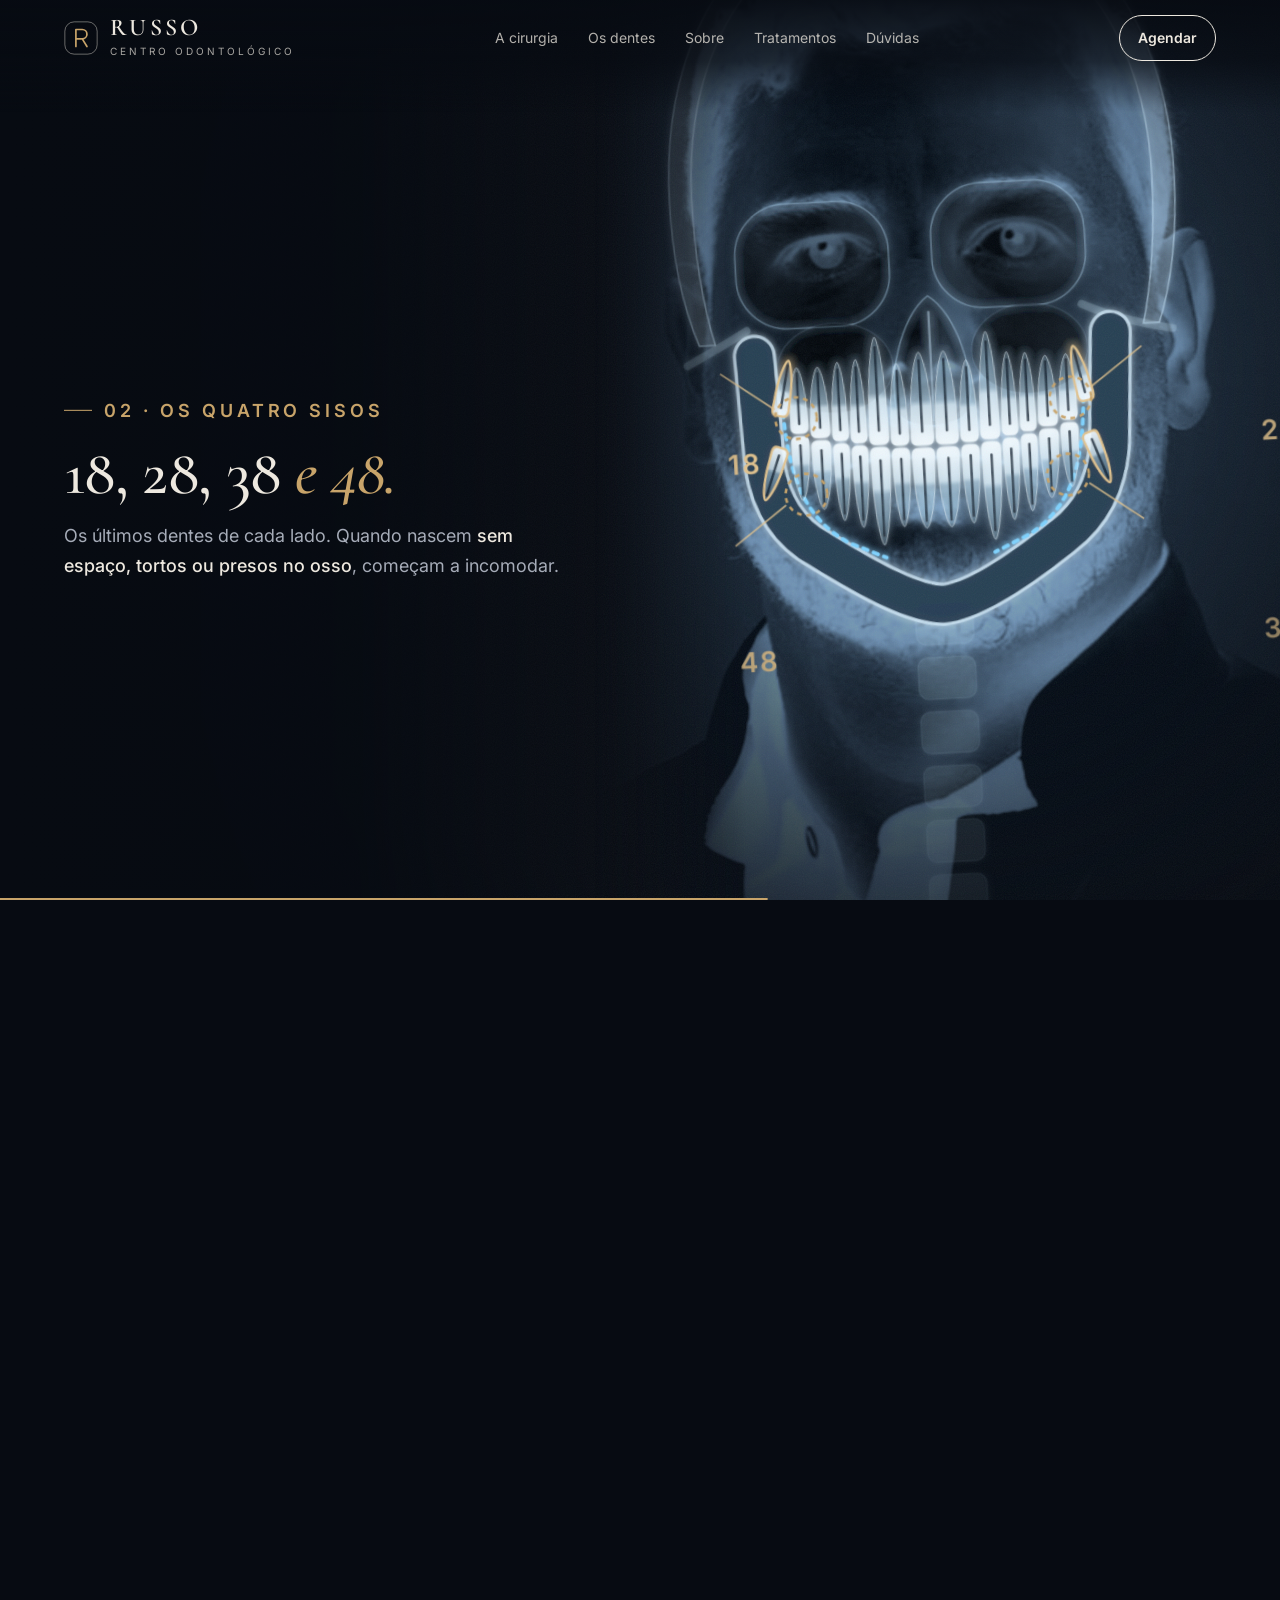
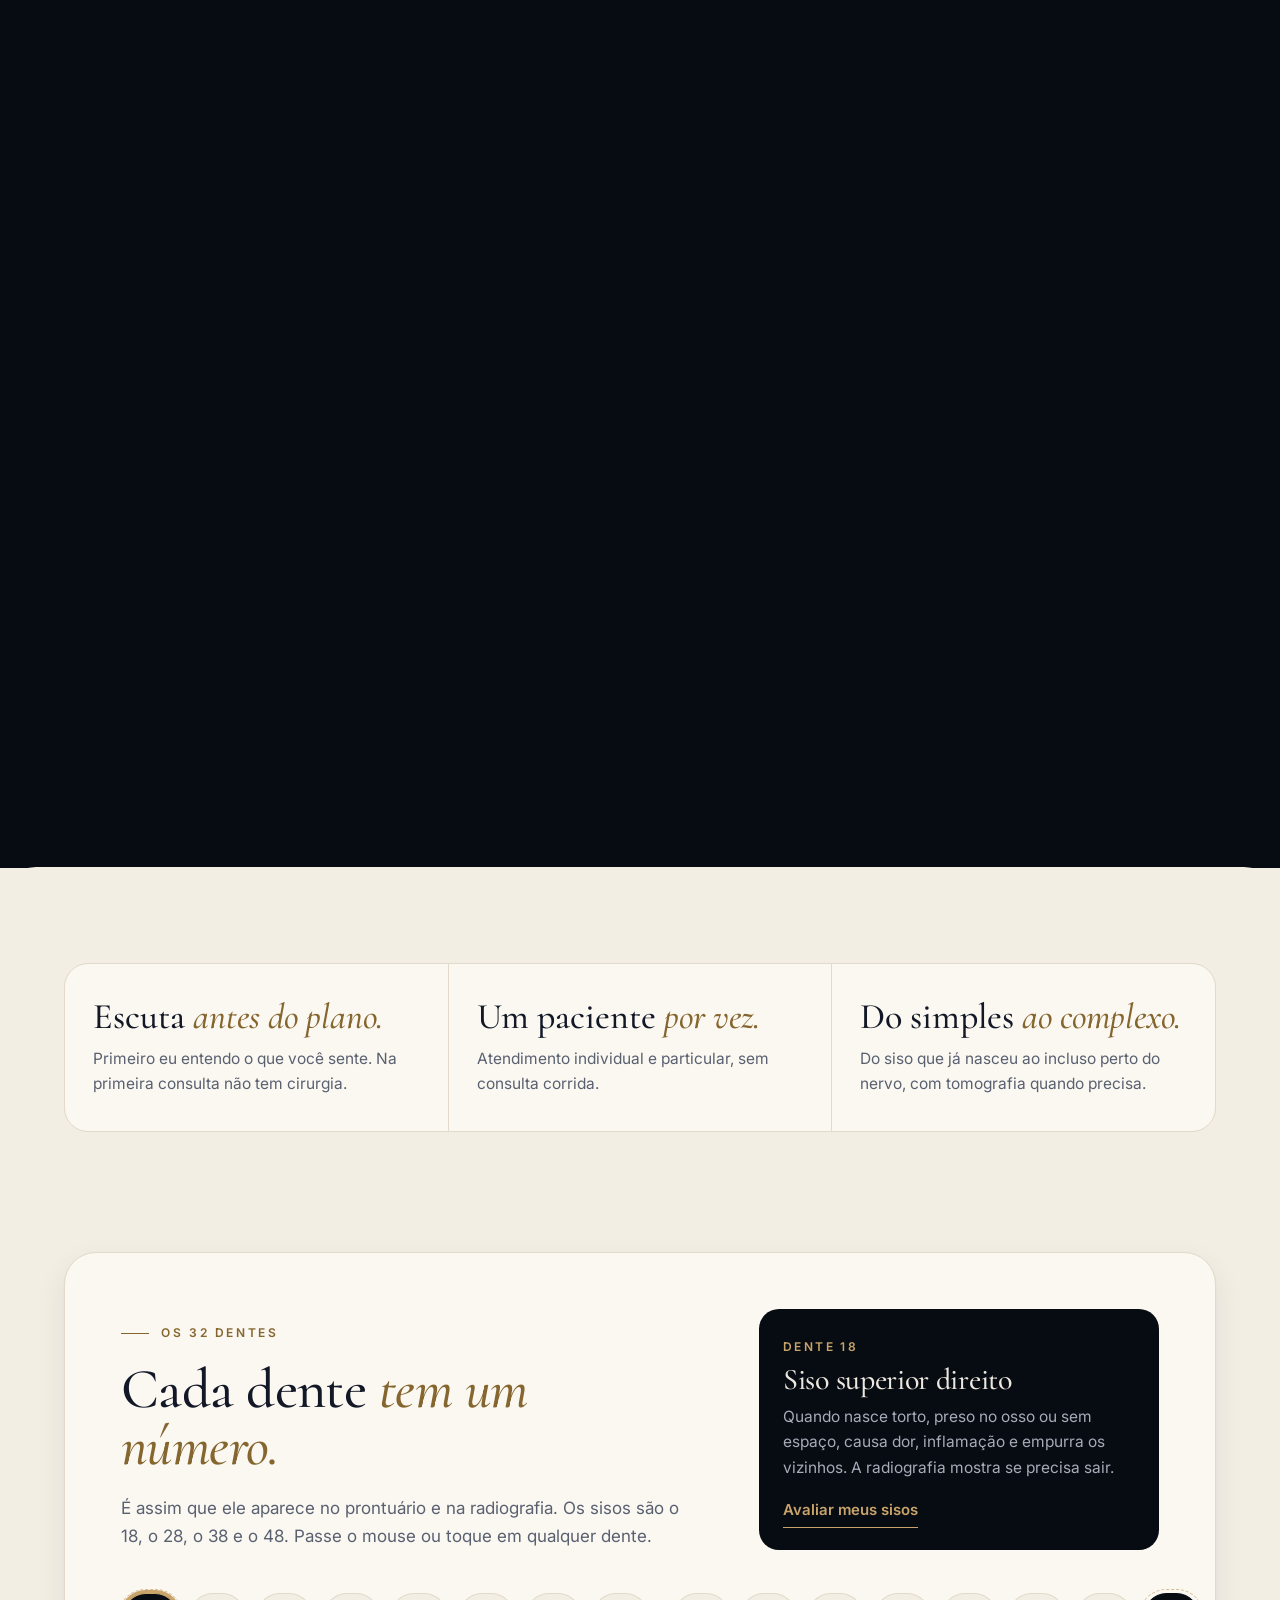
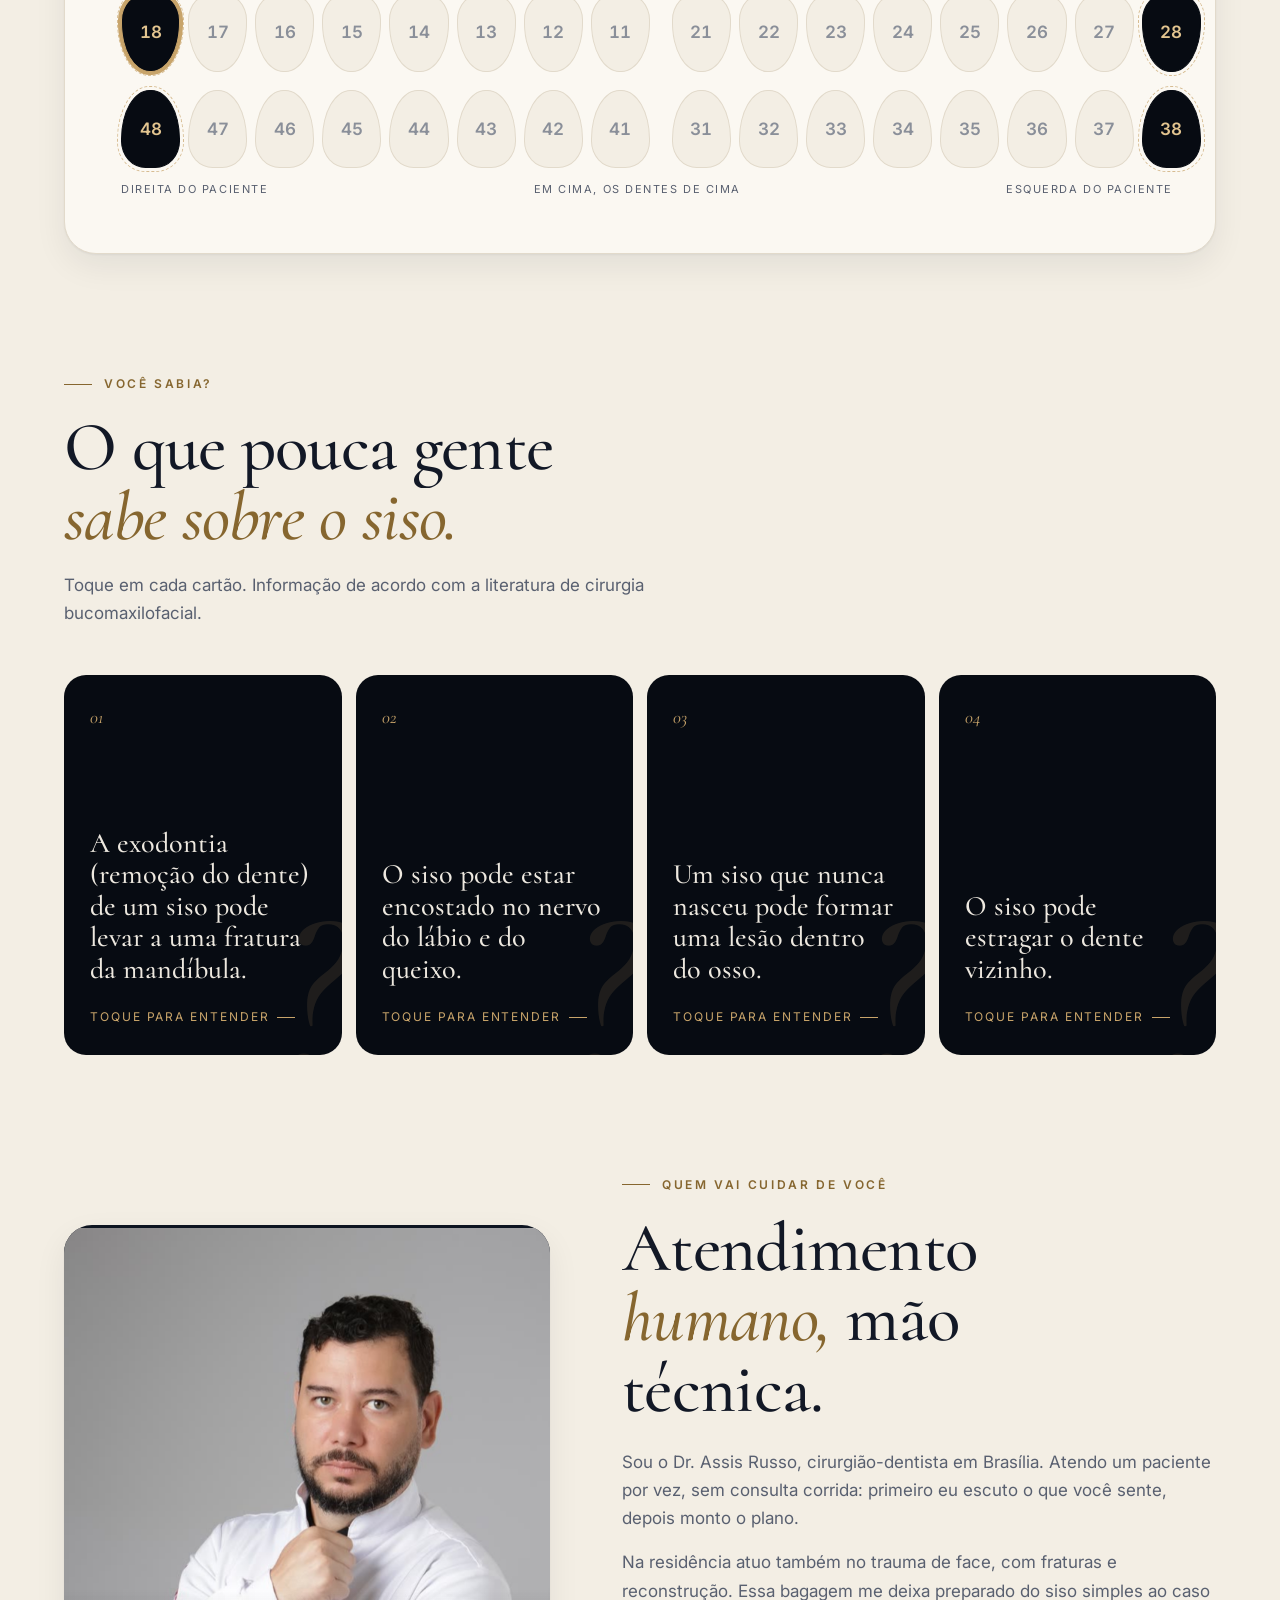
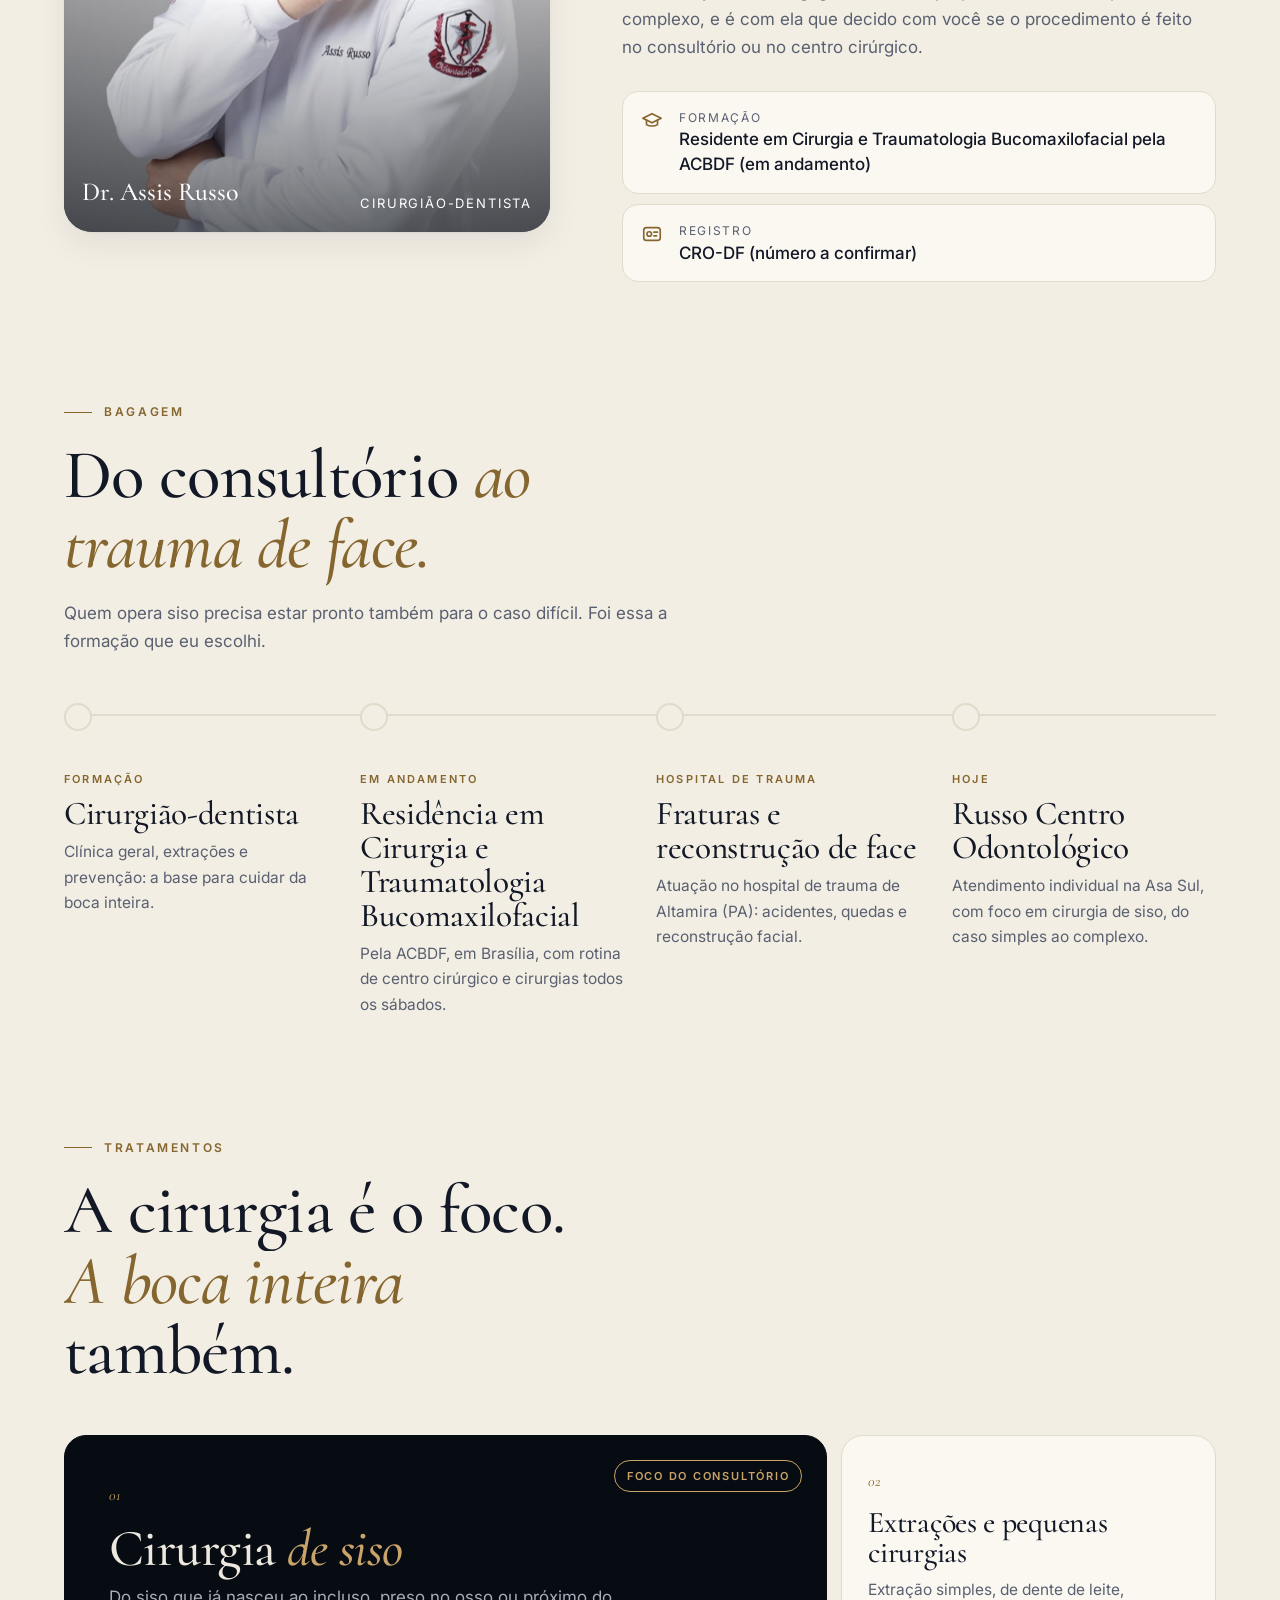
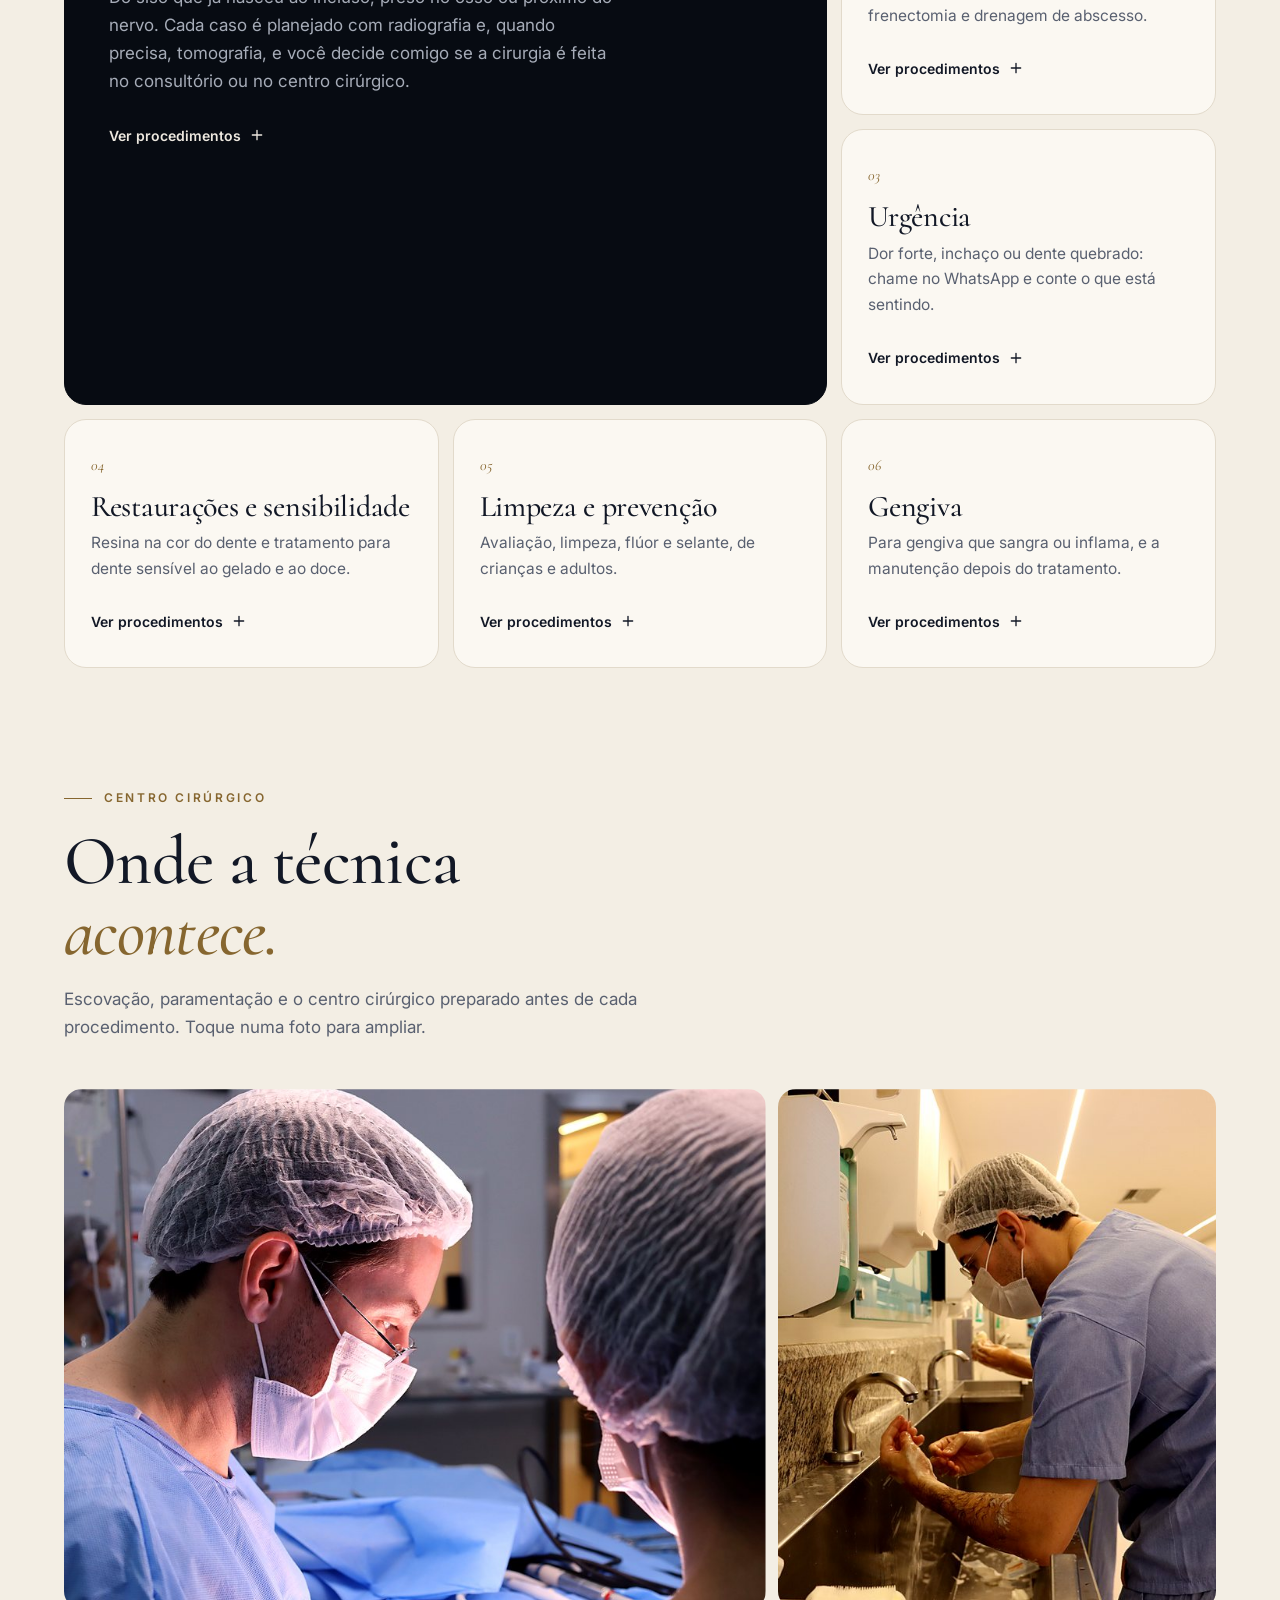
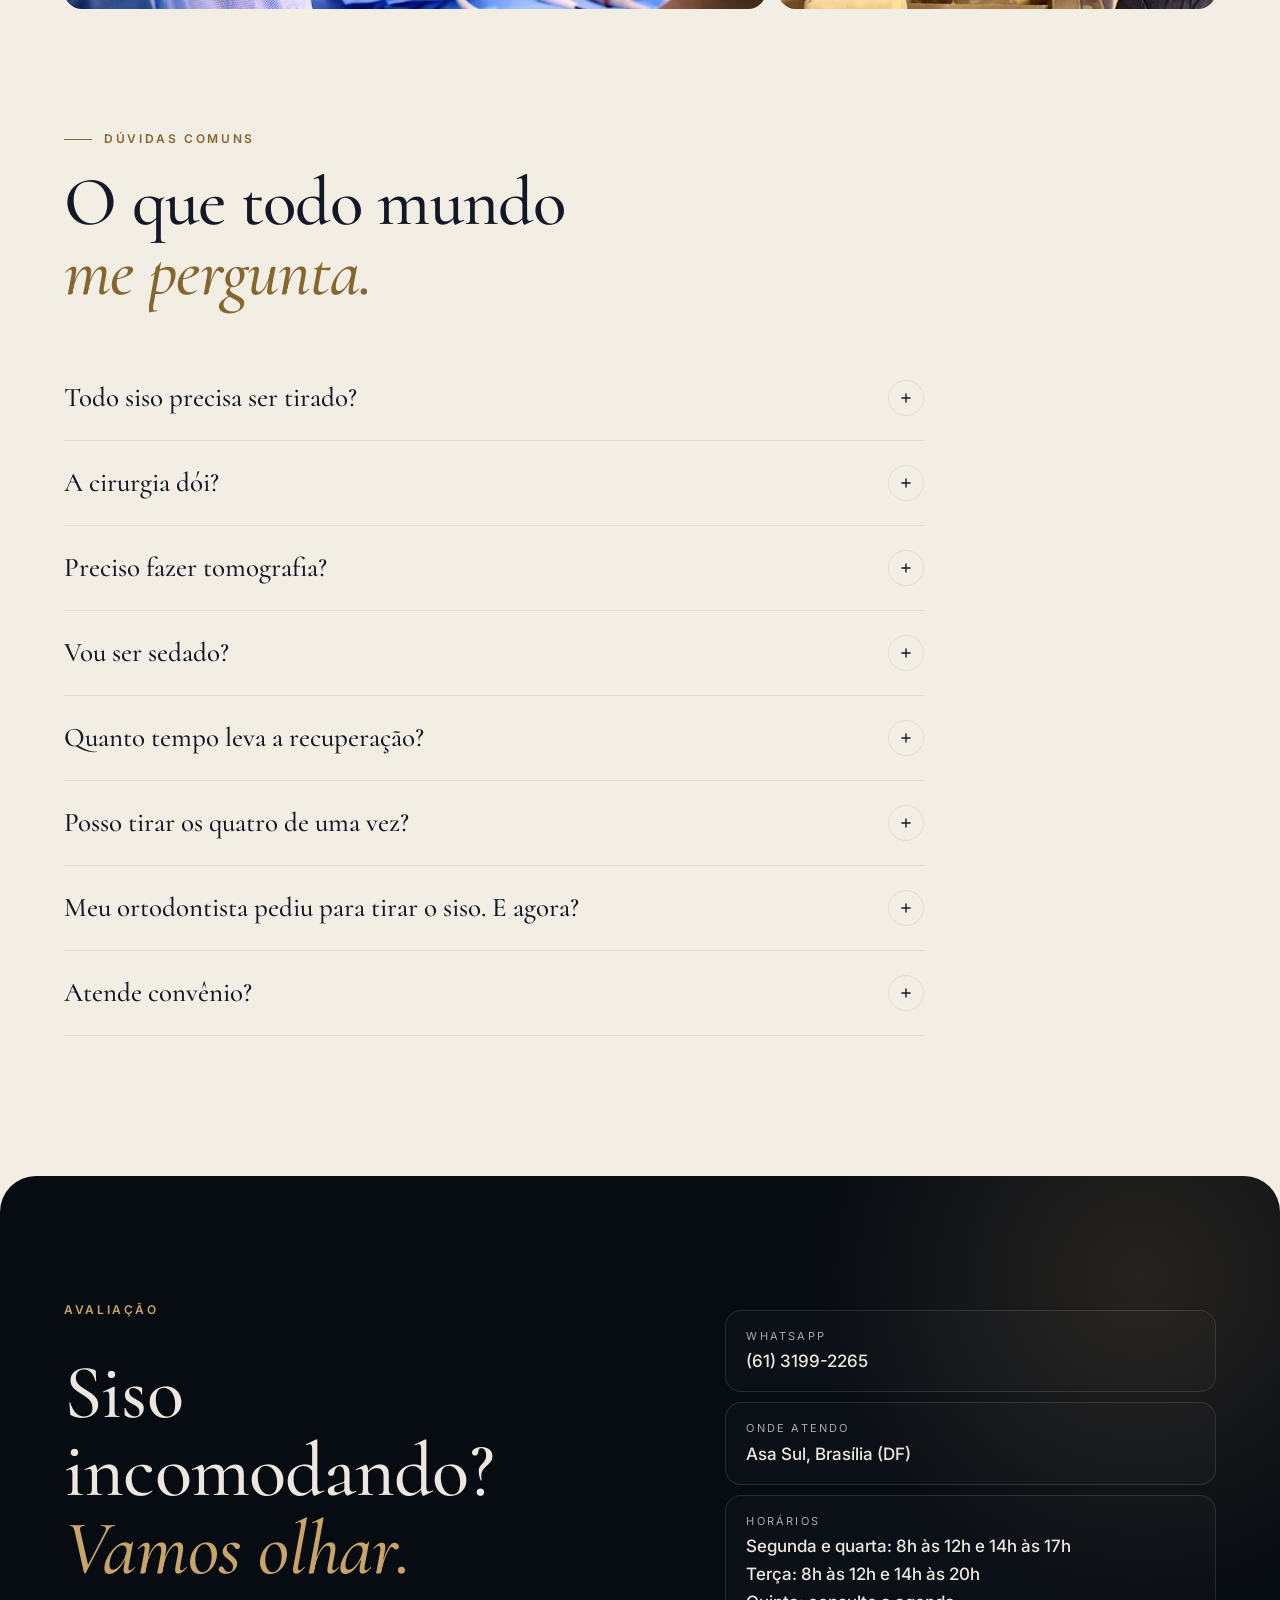
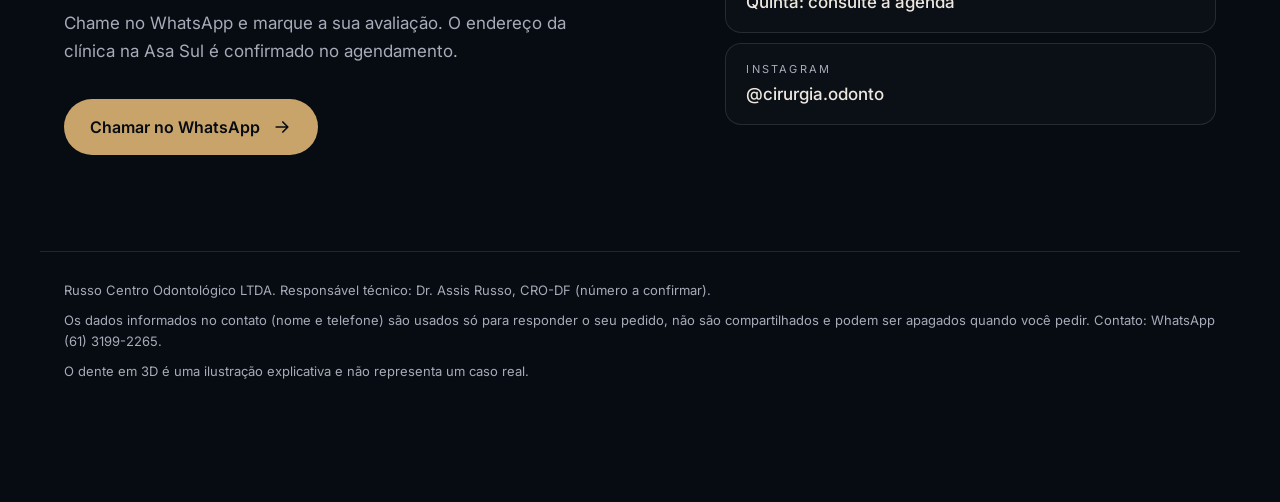
<file: rolagem/index.html>
<!doctype html>
<html lang="pt-BR">
<head>
<meta charset="utf-8">
<meta name="viewport" content="width=device-width, initial-scale=1">
<meta name="robots" content="noindex, nofollow">
<title>Raio-X cinematográfico · teste de hero · Dr. Assis Russo</title>
<meta name="description" content="Dr. Assis Russo, cirurgião-dentista na Asa Sul, Brasília. Cirurgia de siso do caso simples ao complexo, com radiografia, tomografia quando precisa e dois retornos. Atendimento particular e individual. Agende pelo WhatsApp.">
<meta property="og:title" content="Cirurgia de siso em Brasília · Dr. Assis Russo">
<meta property="og:description" content="Do siso simples ao caso complexo, com cada passo explicado antes. Agende pelo WhatsApp.">
<meta property="og:image" content="../img/centro-cirurgico-1131-m.jpg">
<meta name="theme-color" content="#070B12">
<link rel="preconnect" href="https://fonts.googleapis.com">
<link rel="preconnect" href="https://fonts.gstatic.com" crossorigin>
<link href="https://fonts.googleapis.com/css2?family=Cormorant:ital,wght@0,500;0,600;1,500;1,600&family=Inter:wght@400;500;600&display=swap" rel="stylesheet">
<script type="application/ld+json">
{"@context":"https://schema.org","@type":"Dentist","name":"Russo Centro Odontológico","url":"https://russocentroodontologico.com.br","founder":{"@type":"Person","name":"Assis Russo","jobTitle":"Cirurgião-dentista"},"telephone":"+55 61 3199-2265","areaServed":"Brasília, DF","address":{"@type":"PostalAddress","addressLocality":"Brasília","addressRegion":"DF","addressCountry":"BR"},"openingHoursSpecification":[{"@type":"OpeningHoursSpecification","dayOfWeek":["Monday","Wednesday"],"opens":"08:00","closes":"12:00"},{"@type":"OpeningHoursSpecification","dayOfWeek":["Monday","Wednesday"],"opens":"14:00","closes":"17:00"},{"@type":"OpeningHoursSpecification","dayOfWeek":"Tuesday","opens":"08:00","closes":"12:00"},{"@type":"OpeningHoursSpecification","dayOfWeek":"Tuesday","opens":"14:00","closes":"20:00"}],"sameAs":["https://www.instagram.com/cirurgia.odonto/","https://www.facebook.com/profile.php?id=61595890775844"]}
</script>
<script>document.documentElement.classList.add('js')</script>
<style>
:root{
  --noite:#070B12;
  --noite-2:#0D1420;
  --noite-linha:rgba(237,232,223,.12);
  --marfim:#F3EEE4;
  --papel:#FBF8F2;
  --tinta:#121826;
  --cinza:#596070;
  --linha:#E2DACB;
  --ouro:#C8A46A;
  --ouro-claro:#E2C48F;
  --ouro-escuro:#86662F;
  --luz:#EDE8DF;
  --luz-2:#A6ACB8;
  --raiox:#A9D8F2;
  --gengiva:#E58593;
  --verde-wa:#1f9d55;
  --serifa:"Cormorant","Cormorant Garamond",Georgia,serif;
  --sans:"Inter","Segoe UI",system-ui,-apple-system,sans-serif;
  --ease:cubic-bezier(.2,.7,.2,1);
  --ease-out:cubic-bezier(.16,1,.3,1);
  --sombra:0 1px 2px rgba(18,24,38,.05),0 12px 32px rgba(18,24,38,.07);
}
*{box-sizing:border-box;margin:0;padding:0}
html{scroll-behavior:smooth;scroll-padding-top:80px;background:var(--noite)}
body{font-family:var(--sans);background:var(--marfim);color:var(--tinta);font-size:17px;line-height:1.65;-webkit-font-smoothing:antialiased;overflow-x:hidden}
a{color:inherit}
img{display:block;max-width:100%}
button{font:inherit;color:inherit;background:none;border:0;cursor:pointer}
:focus-visible{outline:3px solid var(--ouro);outline-offset:3px;border-radius:6px}
.pular{position:absolute;left:16px;top:-60px;z-index:100;background:var(--ouro);color:var(--noite);padding:10px 16px;border-radius:8px;font-weight:600;text-decoration:none}
.pular:focus{top:12px}
.wrap{max-width:1200px;margin:0 auto;padding:0 24px}
h1,h2,h3{font-family:var(--serifa);font-weight:500;letter-spacing:-.01em;line-height:1.02}
h2 em,h1 em{font-style:italic;color:var(--ouro)}
.rotulo{font-family:var(--sans);font-size:12px;font-weight:600;letter-spacing:.22em;text-transform:uppercase}

/* topo */
.topo{position:fixed;inset:0 0 auto;z-index:60;color:var(--luz);transition:background .4s,color .4s,box-shadow .4s}
.topo .wrap{display:flex;justify-content:space-between;align-items:center;height:76px}
.topo::before{content:"";position:absolute;inset:0 0 -36px;z-index:-1;pointer-events:none;background:linear-gradient(to bottom,rgba(7,11,18,.94),rgba(7,11,18,.7) 55%,rgba(7,11,18,0));transition:opacity .4s}
.topo.claro::before{opacity:0}
.topo.claro{background:rgba(243,238,228,.82);backdrop-filter:saturate(1.3) blur(14px);-webkit-backdrop-filter:saturate(1.3) blur(14px);color:var(--tinta);box-shadow:0 1px 0 var(--linha)}
.marca{display:flex;align-items:center;gap:12px;text-decoration:none}
.marca svg{width:34px;height:34px;flex:none}
.marca b{display:block;font-family:var(--serifa);font-size:24px;font-weight:600;letter-spacing:.14em;line-height:1}
.marca small{display:block;font-size:10px;letter-spacing:.3em;text-transform:uppercase;opacity:.7;margin-top:3px}
.topo nav{display:none;gap:30px;font-size:14px}
.topo nav a{text-decoration:none;opacity:.75;transition:opacity .2s}
.topo nav a:hover{opacity:1}
.agendar{font-size:14px;font-weight:600;text-decoration:none;padding:10px 18px;border-radius:999px;border:1px solid currentColor;transition:background .25s,color .25s,border-color .25s}
.agendar:hover{background:var(--ouro);border-color:var(--ouro);color:var(--noite)}
@media(min-width:960px){.topo nav{display:flex}}

/* botões */
.botao{position:relative;display:inline-flex;align-items:center;gap:12px;min-height:52px;background:var(--ouro);color:var(--noite);text-decoration:none;font-weight:600;font-size:16px;padding:15px 26px;border-radius:999px;overflow:hidden;isolation:isolate;transition:transform .3s var(--ease),box-shadow .3s,background .3s}
.botao::after{content:"";position:absolute;inset:0;background:linear-gradient(110deg,transparent 30%,rgba(255,255,255,.35) 50%,transparent 70%);transform:translateX(-120%);transition:transform .8s var(--ease);z-index:-1}
.botao:hover{transform:translateY(-2px);background:var(--ouro-claro);box-shadow:0 14px 34px rgba(200,164,106,.28)}
.botao:hover::after{transform:translateX(120%)}
.botao svg{width:20px;height:20px;flex:none}
.botao .seta{transition:transform .3s var(--ease)}
.botao:hover .seta{transform:translateX(4px)}
.link-fino{display:inline-flex;align-items:center;gap:8px;min-height:44px;font-size:15px;font-weight:500;text-decoration:none;color:var(--luz);opacity:.8;transition:opacity .2s}
.link-fino:hover{opacity:1}
.link-fino svg{width:16px;height:16px}

/* ===== jornada: o hero que atravessa a página ===== */
.jornada{position:relative;background:var(--noite);color:var(--luz);height:calc(var(--n,8) * 92vh + 100vh)}
.palco{position:sticky;top:0;height:100vh;height:100svh;overflow:hidden}
.raio{position:absolute;inset:0;width:100%;height:100%;display:block}
.palco::before{content:"";position:absolute;inset:0;z-index:1;pointer-events:none;opacity:.07;background-image:url("data:image/svg+xml,%3Csvg xmlns='http://www.w3.org/2000/svg' width='160' height='160'%3E%3Cfilter id='g'%3E%3CfeTurbulence type='fractalNoise' baseFrequency='.9' numOctaves='2' stitchTiles='stitch'/%3E%3C/filter%3E%3Crect width='100%25' height='100%25' filter='url(%23g)'/%3E%3C/svg%3E")}
.vinheta{position:absolute;inset:0;z-index:1;pointer-events:none;background:linear-gradient(to top,var(--noite) 0%,rgba(7,11,18,.92) 30%,rgba(7,11,18,0) 62%),radial-gradient(120% 80% at 50% 40%,transparent 50%,rgba(7,11,18,.7) 100%)}
@media(min-width:900px){.vinheta{background:linear-gradient(to right,var(--noite) 0%,rgba(7,11,18,.9) 28%,rgba(7,11,18,0) 52%),radial-gradient(110% 90% at 65% 50%,transparent 55%,rgba(7,11,18,.75) 100%)}}

.capitulos{position:absolute;z-index:2;left:0;right:0;bottom:0;padding:0 24px 40px}
.cap{max-width:540px}
.js .cap{position:absolute;left:24px;right:24px;bottom:40px;opacity:0;visibility:hidden;transform:translateY(18px);transition:opacity .6s var(--ease-out),transform .6s var(--ease-out),visibility 0s .6s}
.js .cap.ativo{opacity:1;visibility:visible;transform:none;transition:opacity .7s var(--ease-out) .08s,transform .7s var(--ease-out) .08s,visibility 0s}
html:not(.js) .cap{padding:40px 0;border-top:1px solid var(--noite-linha)}
html:not(.js) .jornada{height:auto}
html:not(.js) .palco{position:relative;height:auto;padding-top:90px}
html:not(.js) .raio,html:not(.js) .vinheta,html:not(.js) .trilho{display:none}
html:not(.js) .capitulos{position:relative}
.cap .rotulo{color:var(--ouro);display:flex;align-items:center;gap:12px;margin-bottom:14px}
.cap .rotulo::before{content:"";width:28px;height:1px;background:currentColor}
.cap h1{font-size:clamp(40px,min(7.2vw,10.5vh),96px);line-height:.96;letter-spacing:-.02em;margin-bottom:20px}
.cap h2{font-size:clamp(32px,min(5vw,7.5vh),64px);margin-bottom:16px}
.cap p{color:var(--luz-2);font-size:clamp(16px,1.5vw,18px);max-width:46ch}
.cap p b{color:var(--luz);font-weight:500}
.cap .acoes{display:flex;flex-wrap:wrap;align-items:center;gap:10px 22px;margin-top:28px}
.cap ul{list-style:none;margin-top:22px;display:grid;gap:10px;max-width:46ch}
.cap li{display:flex;gap:12px;font-size:15px;color:var(--luz-2);padding:12px 14px;border:1px solid var(--noite-linha);border-radius:14px;background:rgba(13,20,32,.6);backdrop-filter:blur(8px);-webkit-backdrop-filter:blur(8px)}
.cap li b{color:var(--luz);font-weight:600;display:block}
.cap li i{font-style:normal;font-family:var(--serifa);font-size:22px;line-height:1;color:var(--ouro);flex:none;width:22px}
@media(min-width:900px){
  .capitulos{top:0;padding:0}
  /* centraliza no espaço abaixo do menu, não na tela inteira */
  .js .cap{left:max(24px,calc((100vw - 1200px) / 2 + 24px));right:auto;bottom:auto;top:calc(50% + 38px);transform:translateY(calc(-50% + 22px));width:min(540px,40vw)}
  .js .cap.ativo{transform:translateY(-50%)}
}
@media(max-width:899px){
  .cap h2{font-size:clamp(32px,9vw,44px)}
  .cap li{padding:10px 12px;font-size:14px}
}

.trilho{position:absolute;z-index:3;right:max(16px,calc((100vw - 1200px) / 2 + 8px));top:50%;transform:translateY(-50%);display:none;list-style:none}
.trilho li + li{margin-top:4px}
.trilho button{display:flex;align-items:center;justify-content:flex-end;gap:12px;min-height:34px;padding:0 4px;font-size:12px;letter-spacing:.08em;color:var(--luz-2);opacity:.55;transition:opacity .3s,color .3s}
.trilho button span{opacity:0;transform:translateX(6px);transition:opacity .3s,transform .3s var(--ease)}
.trilho button i{width:22px;height:1px;background:currentColor;transition:width .4s var(--ease)}
.trilho button:hover,.trilho button[aria-current="step"]{opacity:1;color:var(--luz)}
.trilho button:hover span,.trilho button[aria-current="step"] span{opacity:1;transform:none}
.trilho button[aria-current="step"] i{width:42px;background:var(--ouro)}
@media(min-width:900px){.trilho{display:block}}
.progresso{position:absolute;z-index:3;left:0;bottom:0;height:2px;width:100%;background:var(--ouro);transform-origin:left;transform:scaleX(var(--p,0))}
.rolar{position:absolute;z-index:3;left:50%;bottom:22px;transform:translateX(-50%);display:none;flex-direction:column;align-items:center;gap:8px;font-size:11px;letter-spacing:.24em;text-transform:uppercase;color:var(--luz-2);transition:opacity .4s}
.rolar i{width:1px;height:38px;background:linear-gradient(var(--ouro),transparent);animation:desce 2s var(--ease) infinite}
@keyframes desce{0%{transform:scaleY(0);transform-origin:top}50%{transform:scaleY(1);transform-origin:top}51%{transform-origin:bottom}100%{transform:scaleY(0);transform-origin:bottom}}
@media(min-width:900px){.rolar{display:flex}}

/* cena 3D */
.palco{background:radial-gradient(60% 55% at 66% 58%,#15213a 0%,var(--noite) 70%)}
.com-3d .palco{background:var(--noite)}
.etiquetas{position:absolute;inset:0;z-index:2;pointer-events:none}
.etq{position:absolute;left:0;top:0;display:flex;align-items:center;height:0;opacity:0;white-space:nowrap;font-size:11px;font-weight:500;letter-spacing:.18em;text-transform:uppercase;color:var(--luz);text-shadow:0 1px 10px rgba(7,11,18,.95);will-change:transform,opacity}
.etq i{position:relative;width:9px;height:9px;margin:0 58px 0 -4.5px;border-radius:50%;background:var(--ouro);box-shadow:0 0 0 4px rgba(200,164,106,.22),0 0 18px rgba(200,164,106,.6);flex:none;animation:pulsa 2.2s var(--ease) infinite}
.etq i::after{content:"";position:absolute;left:13px;top:4px;width:40px;height:1px;background:linear-gradient(90deg,var(--ouro),rgba(237,232,223,.5))}
@keyframes pulsa{0%,100%{box-shadow:0 0 0 4px rgba(200,164,106,.22),0 0 18px rgba(200,164,106,.6)}50%{box-shadow:0 0 0 9px rgba(200,164,106,0),0 0 18px rgba(200,164,106,.6)}}
.etq b{font-weight:500;padding:7px 12px 6px;border-radius:999px;background:rgba(7,11,18,.74);border:1px solid rgba(237,232,223,.16);-webkit-backdrop-filter:blur(8px);backdrop-filter:blur(8px);text-shadow:none}
.etq.esq{flex-direction:row-reverse}
.etq.esq i{margin:0 -4.5px 0 58px}
.etq.esq i::after{left:auto;right:13px;background:linear-gradient(270deg,var(--ouro),rgba(237,232,223,.5))}
.flutua{transition:opacity .5s var(--ease),transform .5s var(--ease)}
.na-jornada .flutua{opacity:0;transform:translateY(16px);pointer-events:none}
.clareia{position:absolute;inset:0;z-index:5;pointer-events:none;background:var(--marfim);opacity:0}

/* ===== conteúdo claro ===== */
section.bloco{padding:120px 0 0}
.cabeca{margin-bottom:48px;display:grid;gap:18px}
.cabeca .rotulo{color:var(--ouro-escuro)}
.cabeca h2{font-size:clamp(40px,5.4vw,72px);max-width:16ch}
.cabeca h2 em{color:var(--ouro-escuro)}
.sub{color:var(--cinza);max-width:56ch}

.virada{position:relative;margin-top:-1px;background:var(--marfim);border-radius:36px 36px 0 0;padding-top:96px}
.principios{display:grid;gap:1px;background:var(--linha);border:1px solid var(--linha);border-radius:24px;overflow:hidden}
.principios div{background:var(--papel);padding:34px 28px}
.principios b{display:block;font-family:var(--serifa);font-size:clamp(28px,3vw,36px);font-weight:500;line-height:1.05;margin-bottom:10px}
.principios b i{font-style:italic;color:var(--ouro-escuro)}
.principios p{color:var(--cinza);font-size:15.5px}
@media(min-width:860px){.principios{grid-template-columns:repeat(3,1fr)}}

.sobre{display:grid;gap:44px}
.sobre-foto{position:relative;border-radius:28px;overflow:hidden;box-shadow:var(--sombra);background:var(--noite-2)}
.sobre-foto img{width:100%;height:auto;aspect-ratio:4/5;max-height:78vh;object-fit:cover;object-position:60% 35%}
.sobre-foto figcaption{position:absolute;left:18px;bottom:18px;right:18px;display:flex;justify-content:space-between;align-items:end;color:#fff;font-size:13px;letter-spacing:.14em;text-transform:uppercase}
.sobre-foto figcaption b{font-family:var(--serifa);font-size:26px;letter-spacing:0;text-transform:none;font-weight:500}
.sobre-foto::after{content:"";position:absolute;inset:0;background:linear-gradient(to top,rgba(7,11,18,.6),transparent 40%);pointer-events:none}
.sobre-foto figcaption{z-index:1}
.sobre p.sub + p.sub{margin-top:16px}
.formacao{margin-top:30px;display:grid;gap:10px}
.formacao div{display:flex;gap:16px;align-items:flex-start;background:var(--papel);border:1px solid var(--linha);border-radius:16px;padding:16px 18px}
.formacao svg{width:22px;height:22px;flex:none;color:var(--ouro-escuro);margin-top:2px}
.formacao dt{font-size:12px;letter-spacing:.14em;text-transform:uppercase;color:var(--cinza)}
.formacao dd{font-weight:500;line-height:1.45}
@media(min-width:900px){.sobre{grid-template-columns:.9fr 1.1fr;align-items:center;gap:72px}}

.cards{display:grid;gap:14px}
.card{position:relative;background:var(--papel);border:1px solid var(--linha);border-radius:22px;padding:30px 26px 24px;transition:transform .35s var(--ease),box-shadow .35s,border-color .35s;overflow:hidden;isolation:isolate}
.card::before{content:"";position:absolute;inset:0;z-index:-1;opacity:0;transition:opacity .35s;background:radial-gradient(380px circle at var(--mx,50%) var(--my,50%),rgba(200,164,106,.18),transparent 45%)}
.card:hover{transform:translateY(-4px);box-shadow:var(--sombra);border-color:#d6ccb8}
.card:hover::before{opacity:1}
.card .num{font-family:var(--serifa);font-size:15px;font-style:italic;color:var(--ouro-escuro)}
.card h3{font-size:30px;margin:14px 0 8px}
.card > p{color:var(--cinza);font-size:15.5px}
.abre{margin-top:18px;display:inline-flex;align-items:center;gap:8px;min-height:44px;font-size:14px;font-weight:600}
.abre svg{width:16px;height:16px;transition:transform .3s var(--ease)}
.abre[aria-expanded="true"] svg{transform:rotate(45deg)}
.mais{display:grid;grid-template-rows:0fr;transition:grid-template-rows .4s var(--ease)}
.mais > ul{overflow:hidden;list-style:none}
.mais.aberto{grid-template-rows:1fr}
.mais li{font-size:14.5px;color:var(--cinza);padding:8px 0 8px 22px;position:relative;border-top:1px solid var(--linha)}
.mais li:first-child{margin-top:6px}
.mais li::before{content:"";position:absolute;left:4px;top:17px;width:6px;height:6px;border-radius:50%;background:var(--ouro)}
.card.destaque{background:var(--noite);border-color:var(--noite);color:var(--luz)}
.card.destaque > p,.card.destaque .mais li{color:var(--luz-2)}
.card.destaque .mais li{border-color:var(--noite-linha)}
.card.destaque .num{color:var(--ouro)}
.card.destaque h3 em{color:var(--ouro);font-style:italic}
.etiqueta{position:absolute;top:24px;right:24px;font-size:11px;font-weight:600;letter-spacing:.16em;text-transform:uppercase;padding:6px 12px;border-radius:999px;border:1px solid var(--ouro);color:var(--ouro)}
@media(min-width:720px){.cards{grid-template-columns:1fr 1fr}.card.destaque{grid-column:span 2}}
@media(min-width:1000px){.cards{grid-template-columns:repeat(3,1fr)}.card.destaque{grid-column:span 2;grid-row:span 2;padding:44px}.card.destaque h3{font-size:52px}.card.destaque > p{font-size:17px;max-width:46ch}}

.galeria{display:grid;grid-template-columns:repeat(2,1fr);gap:10px;grid-auto-flow:dense}
.galeria button{position:relative;display:block;width:100%;height:100%;border-radius:18px;overflow:hidden;cursor:zoom-in;background:var(--noite-2)}
.galeria img{width:100%;height:100%;aspect-ratio:1;object-fit:cover;transition:transform .8s var(--ease),opacity .4s}
.galeria button:hover img{transform:scale(1.05)}
.galeria .larga{grid-column:span 2}
.galeria .larga img{aspect-ratio:3/2}
@media(min-width:860px){.galeria{grid-template-columns:repeat(3,1fr);gap:12px}.galeria img{aspect-ratio:4/3}.galeria .larga img{aspect-ratio:auto}.galeria .alta{grid-row:span 2}.galeria .alta img{aspect-ratio:auto}}

.galeria.duas{grid-template-columns:1fr}
.galeria.duas img{aspect-ratio:4/3}
@media(min-width:860px){.galeria.duas{grid-template-columns:1.6fr 1fr}.galeria.duas img{aspect-ratio:auto;height:520px}}
.linha-tempo{list-style:none;position:relative;padding-left:44px;--lt:0}
.linha-tempo::before,.linha-tempo::after{content:"";position:absolute;left:11px;top:8px;bottom:8px;width:2px;border-radius:2px}
.linha-tempo::before{background:var(--linha)}
.linha-tempo::after{background:var(--ouro);transform-origin:top;transform:scaleY(var(--lt))}
.linha-tempo li{position:relative;padding-bottom:44px}
.linha-tempo li:last-child{padding-bottom:0}
.linha-tempo li::before{content:"";position:absolute;left:-44px;top:2px;width:24px;height:24px;border-radius:50%;background:var(--marfim);border:2px solid var(--linha);transition:background .5s,border-color .5s,box-shadow .5s}
.linha-tempo li.feito::before{background:var(--ouro);border-color:var(--ouro);box-shadow:0 0 0 6px rgba(200,164,106,.18)}
.linha-tempo .marco{font-size:11px;font-weight:600;letter-spacing:.2em;text-transform:uppercase;color:var(--ouro-escuro)}
.linha-tempo h3{font-size:clamp(26px,2.6vw,34px);margin:6px 0 8px;max-width:22ch}
.linha-tempo p{color:var(--cinza);max-width:46ch;font-size:15.5px}
@media(min-width:960px){
  .linha-tempo{padding-left:0;padding-top:60px;display:grid;grid-template-columns:repeat(4,1fr);gap:32px}
  .linha-tempo::before,.linha-tempo::after{left:0;right:0;top:11px;bottom:auto;width:auto;height:2px}
  .linha-tempo::after{transform-origin:left;transform:scaleX(var(--lt))}
  .linha-tempo li{padding-bottom:0}
  .linha-tempo li::before{left:0;top:-60px}
}
.onda{position:absolute;border-radius:50%;background:currentColor;opacity:.28;transform:scale(0);pointer-events:none;animation:onda .65s var(--ease-out) forwards}
@keyframes onda{to{transform:scale(1);opacity:0}}
.agendar,.abre{position:relative;overflow:hidden}
dialog.lupa{margin:auto;border:0;padding:0;background:transparent;max-width:min(1200px,94vw);max-height:92vh;overflow:visible}
dialog.lupa::backdrop{background:rgba(7,11,18,.9);backdrop-filter:blur(6px)}
dialog.lupa img{max-width:100%;max-height:84vh;border-radius:14px;object-fit:contain;animation:zoom .35s var(--ease)}
@keyframes zoom{from{opacity:0;transform:scale(.96)}}
dialog.lupa p{color:#d7dce5;font-size:14px;text-align:center;margin-top:10px}
.lupa-btn{position:fixed;top:50%;width:48px;height:48px;border-radius:50%;background:rgba(255,255,255,.14);color:#fff;display:grid;place-items:center;transform:translateY(-50%)}
.lupa-btn:hover{background:rgba(255,255,255,.26)}
.lupa-btn svg{width:22px;height:22px}
.lupa-ant{left:16px}.lupa-prox{right:16px}
.lupa-fecha{position:fixed;top:16px;right:16px;width:44px;height:44px;border-radius:50%;background:rgba(255,255,255,.14);color:#fff;display:grid;place-items:center}

.duvidas{max-width:860px}
.pergunta{border-bottom:1px solid var(--linha)}
.pergunta:first-of-type{border-top:1px solid var(--linha)}
.pergunta button{width:100%;display:flex;justify-content:space-between;align-items:center;gap:16px;padding:24px 0;text-align:left;font-family:var(--serifa);font-weight:500;font-size:clamp(22px,2.4vw,27px);line-height:1.2}
.pergunta .mais-menos{width:36px;height:36px;border-radius:50%;border:1px solid var(--linha);display:grid;place-items:center;flex:none;transition:transform .35s var(--ease),background .35s,border-color .35s}
.pergunta .mais-menos svg{width:14px;height:14px}
.pergunta button[aria-expanded="true"] .mais-menos{transform:rotate(45deg);background:var(--ouro);border-color:var(--ouro)}
.pergunta .resposta{display:grid;grid-template-rows:0fr;transition:grid-template-rows .4s var(--ease)}
.pergunta .resposta > p{overflow:hidden;color:var(--cinza);max-width:62ch}
.pergunta .resposta.aberta{grid-template-rows:1fr}
.pergunta .resposta.aberta > p{padding-bottom:24px}

.contato{margin-top:140px;background:var(--noite);color:var(--luz);position:relative;overflow:hidden;border-radius:36px 36px 0 0}
.contato::before{content:"";position:absolute;width:720px;height:720px;right:-220px;top:-260px;border-radius:50%;background:radial-gradient(circle,rgba(200,164,106,.16),transparent 65%)}
.contato .wrap{position:relative;padding-top:104px;padding-bottom:96px;display:grid;gap:48px}
.contato h2{font-size:clamp(44px,6vw,84px);max-width:12ch}
.contato p{color:var(--luz-2);max-width:46ch;margin:20px 0 34px}
.contato dl{display:grid;gap:10px;align-content:start}
.contato dl div{border:1px solid var(--noite-linha);border-radius:16px;padding:16px 20px;background:rgba(255,255,255,.02)}
.contato dt{font-size:11px;letter-spacing:.2em;text-transform:uppercase;color:var(--luz-2)}
.contato dd{font-weight:500;margin-top:2px}
.contato dd a{text-decoration:none}
@media(min-width:900px){.contato .wrap{grid-template-columns:1.25fr 1fr;align-items:center}}
footer{background:var(--noite);color:var(--luz-2);font-size:13px;padding:0 0 120px}
footer .wrap{border-top:1px solid var(--noite-linha);padding-top:28px}
footer p + p{margin-top:8px}

.flutua{position:fixed;right:18px;bottom:18px;z-index:50;display:flex;align-items:center;gap:10px}
.flutua a.wa{position:relative;width:60px;height:60px;border-radius:50%;background:var(--verde-wa);display:grid;place-items:center;box-shadow:0 10px 24px rgba(31,157,85,.35);transition:transform .25s var(--ease)}
.flutua a.wa:hover{transform:scale(1.07)}
.flutua a.wa svg{width:30px;height:30px;fill:#fff}
.balao{background:var(--papel);color:var(--tinta);border-radius:16px 16px 4px 16px;padding:12px 36px 12px 14px;box-shadow:var(--sombra);font-size:14px;line-height:1.35;max-width:220px;position:relative;opacity:0;transform:translateY(8px) scale(.96);pointer-events:none;transition:opacity .35s var(--ease),transform .35s var(--ease)}
.balao.mostra{opacity:1;transform:none;pointer-events:auto}
@media(max-width:599px){.balao{display:none}}
.balao strong{display:block}
.balao button{position:absolute;top:4px;right:4px;width:28px;height:28px;border-radius:50%;display:grid;place-items:center;color:var(--cinza)}

.revela{opacity:0;transform:translateY(22px);transition:opacity 1s var(--ease-out),transform 1s var(--ease-out)}
.revela.visto{opacity:1;transform:none}
html:not(.js) .revela{opacity:1;transform:none}

/* arcada interativa */
.arcada{display:grid;gap:36px;background:var(--papel);border:1px solid var(--linha);border-radius:32px;padding:32px 20px;box-shadow:var(--sombra)}
.arcada .cabeca{margin-bottom:24px}
.arcada .cabeca h2{font-size:clamp(36px,4.4vw,58px)}
.painel{min-height:178px;border-radius:20px;background:var(--marfim);padding:22px 24px;transition:background .45s var(--ease),color .45s}
.painel .num{font-size:12px;font-weight:600;letter-spacing:.2em;text-transform:uppercase;color:var(--ouro-escuro)}
.painel h3{font-size:30px;margin:6px 0 8px}
.painel p{font-size:15.5px;color:var(--cinza)}
.painel.troca > *{animation:painelEntra .45s var(--ease-out) both}
.painel.troca > :nth-child(2){animation-delay:.04s}.painel.troca > :nth-child(3){animation-delay:.08s}
@keyframes painelEntra{from{opacity:0;transform:translateY(8px)}}
.painel.siso{background:var(--noite);color:var(--luz)}
.painel.siso p{color:var(--luz-2)}
.painel.siso .num{color:var(--ouro)}
.painel a{display:inline-block;margin-top:14px;padding:4px 0;font-weight:600;font-size:15px;color:var(--ouro-escuro);text-decoration:none;border-bottom:1.5px solid currentColor}
.painel.siso a{color:var(--ouro)}
.boca-moldura{display:grid;gap:14px;align-content:center}
.boca{display:grid;gap:14px}
.fileira{display:grid;grid-template-columns:repeat(16,1fr);gap:5px;font-variant-numeric:tabular-nums}
.dente{position:relative;display:flex;align-items:center;justify-content:center;aspect-ratio:3/4;min-height:44px;font-size:clamp(11px,1.3vw,15px);font-weight:600;color:#8a8f99;background:var(--marfim);border:1px solid var(--linha);border-radius:42% 42% 48% 48%/34% 34% 62% 62%;transition:transform .3s var(--ease),background .3s,color .3s,border-color .3s,box-shadow .3s;opacity:0;transform:translateY(-10px)}
.inferior .dente{border-radius:48% 48% 42% 42%/62% 62% 34% 34%;transform:translateY(10px)}
.arcada.visto .dente{opacity:1;transform:none;transition-delay:calc(var(--i) * 22ms)}
.dente.meio{margin-right:8px}
.dente:hover,.dente:focus-visible{transform:translateY(-4px) !important;border-color:var(--tinta);color:var(--tinta);transition-delay:0s !important}
.inferior .dente:hover,.inferior .dente:focus-visible{transform:translateY(4px) !important}
.dente.siso{background:var(--noite);border-color:var(--noite);color:var(--ouro-claro)}
.dente.siso::after{content:"";position:absolute;inset:-5px;border-radius:inherit;border:1.5px dashed var(--ouro);opacity:.7;animation:giraSiso 9s linear infinite}
@keyframes giraSiso{to{transform:rotate(360deg)}}
.dente[aria-pressed="true"]{box-shadow:0 0 0 3px var(--ouro);border-color:var(--ouro)}
.dica{display:flex;justify-content:space-between;gap:12px;font-size:11px;letter-spacing:.14em;text-transform:uppercase;color:var(--cinza)}
.dica span:nth-child(2){text-align:center}
.dica span:last-child{text-align:right}
@media(max-width:599px){
  .boca{gap:22px}
  .fileira{grid-template-columns:repeat(8,1fr);gap:7px}
  .dente{font-size:14px}
  .dente.meio{margin-right:0}
  .dica span:nth-child(2){display:none}
}
@media(min-width:960px){.arcada{grid-template-columns:1fr 400px;align-items:end;padding:56px;gap:44px 56px}.arcada-texto{grid-column:1;grid-row:1}.painel{grid-column:2;grid-row:1;min-height:220px}.boca-moldura{grid-column:1 / -1;grid-row:2}.arcada .cabeca{margin-bottom:0}.fileira{gap:8px}.dente{font-size:17px}.dente.meio{margin-right:14px}.boca{gap:18px}}

/* você sabia: cartões que viram */
.fatos{display:grid;gap:14px}
.fato{position:relative;display:block;width:100%;min-height:300px;perspective:1200px;text-align:left;border-radius:22px;transform:rotateX(var(--rx,0deg)) rotateY(var(--ry,0deg));transition:transform .5s var(--ease)}
.fato .frente,.fato .verso{position:absolute;inset:0;display:flex;flex-direction:column;padding:28px 26px;border-radius:22px;backface-visibility:hidden;-webkit-backface-visibility:hidden;transition:transform .8s var(--ease-out)}
.fato .frente{background:var(--noite);color:var(--luz);overflow:hidden}
.fato .frente::after{content:"?";position:absolute;right:-6px;bottom:-60px;font-family:var(--serifa);font-style:italic;font-size:240px;line-height:1;color:var(--ouro);opacity:.12;transition:transform .8s var(--ease-out),opacity .5s}
.fato:hover .frente::after{transform:translateY(-14px) rotate(-6deg);opacity:.2}
.fato .verso{background:var(--papel);border:1px solid var(--linha);color:var(--tinta);transform:rotateY(180deg)}
.fato i{font-style:italic;font-family:var(--serifa);font-size:18px;color:var(--ouro);margin-bottom:auto}
.fato .verso i{color:var(--ouro-escuro)}
.fato b{font-family:var(--serifa);font-weight:500;font-size:clamp(25px,2.2vw,29px);line-height:1.12;margin-top:28px;position:relative;z-index:1}
.fato .verso > span{font-size:15.5px;color:var(--cinza);margin-top:20px}
.fato small{display:inline-flex;align-items:center;gap:8px;margin-top:22px;font-size:12px;letter-spacing:.16em;text-transform:uppercase;color:var(--ouro);position:relative;z-index:1}
.fato small::after{content:"";width:18px;height:1px;background:currentColor;transition:width .4s var(--ease)}
.fato:hover small::after{width:36px}
.fato[aria-pressed="true"] .frente{transform:rotateY(-180deg)}
.fato[aria-pressed="true"] .verso{transform:rotateY(0)}
@media(min-width:720px){.fatos{grid-template-columns:1fr 1fr}}
@media(min-width:1100px){.fatos{grid-template-columns:repeat(4,1fr)}.fato{min-height:380px}}

/* micro-interações */
.botao{transform:translate3d(var(--tx,0px),var(--ty,0px),0)}
.botao:hover{transform:translate3d(var(--tx,0px),calc(var(--ty,0px) - 2px),0)}
.botao:active,.agendar:active,.abre:active{scale:.97}
.topo{transition:background .4s,color .4s,box-shadow .4s,transform .5s var(--ease-out)}
.topo.some{transform:translateY(-100%)}
.palco::after{content:"";position:absolute;inset:0;z-index:1;pointer-events:none;opacity:var(--luz-on,0);transition:opacity .6s;background:radial-gradient(420px circle at var(--lx,50%) var(--ly,50%),rgba(169,216,242,.10),transparent 60%)}
.js .cap > *{opacity:0;transform:translateY(16px);transition:opacity .6s var(--ease-out),transform .7s var(--ease-out)}
.js .cap.ativo > *{opacity:1;transform:none}
.js .cap.ativo > :nth-child(2){transition-delay:.08s}
.js .cap.ativo > :nth-child(3){transition-delay:.16s}
.js .cap.ativo > :nth-child(4){transition-delay:.24s}
.pal{display:inline-block;overflow:hidden;vertical-align:top;padding-bottom:.08em;margin-bottom:-.08em}
.pal > span{display:inline-block;transform:translateY(105%);transition:transform .9s var(--ease-out);transition-delay:calc(var(--i) * 45ms)}
.visto .pal > span{transform:none}
.cabeca .rotulo{display:flex;align-items:center;gap:12px}
.cabeca .rotulo::before{content:"";height:1px;width:0;background:currentColor;transition:width .9s var(--ease-out) .2s}
.visto .rotulo::before,.visto.cabeca .rotulo::before{width:28px}
.galeria.revela{opacity:1;transform:none}
.linha-tempo li:nth-child(2){transition-delay:.12s}.linha-tempo li:nth-child(3){transition-delay:.24s}.linha-tempo li:nth-child(4){transition-delay:.36s}
.galeria button{clip-path:inset(100% 0 0 0);transition:clip-path 1.1s var(--ease-out)}
.galeria.visto button{clip-path:inset(0)}
.galeria.visto button:nth-child(2){transition-delay:.1s}.galeria.visto button:nth-child(3){transition-delay:.2s}.galeria.visto button:nth-child(4){transition-delay:.3s}.galeria.visto button:nth-child(5){transition-delay:.4s}
.sobre-foto img{scale:1.08;transform:translateY(var(--par,0px));will-change:transform}
.principios div{position:relative;transition:background .4s}
.principios div::after{content:"";position:absolute;left:28px;right:28px;bottom:0;height:2px;background:var(--ouro);transform:scaleX(0);transform-origin:left;transition:transform .6s var(--ease-out)}
.principios div:hover{background:#fff}
.principios div:hover::after{transform:scaleX(1)}
.pergunta button{transition:color .3s,padding-left .4s var(--ease-out)}
.pergunta button:hover{padding-left:8px;color:var(--ouro-escuro)}
.formacao div{transition:transform .35s var(--ease),box-shadow .35s}
.formacao div:hover{transform:translateX(4px);box-shadow:var(--sombra)}
.contato dl div{transition:background .3s,border-color .3s}
.contato dl div:hover{background:rgba(200,164,106,.06);border-color:rgba(200,164,106,.35)}

@media (prefers-reduced-motion:reduce){
  html{scroll-behavior:auto}
  *,*::before,*::after{animation:none!important;transition:none!important}
  .revela,.arcada .dente,.js .cap > *{opacity:1;transform:none}
  .pal > span{transform:none}
  .galeria button{clip-path:none}
  .fato{transform:none}
  .dente{opacity:1;transform:none}
  .dente.siso::after{animation:none}
}
</style>
<link rel="stylesheet" href="../comum/raiox.css">
<link rel="stylesheet" href="hero.css">
</head>
<body>
<a class="pular" href="#conteudo">Pular para o conteúdo</a>

<header class="topo" id="topo">
  <div class="wrap">
    <a class="marca" href="#" aria-label="Russo Centro Odontológico, início">
      <svg viewBox="0 0 40 40" fill="none" aria-hidden="true"><rect x="1" y="1" width="38" height="38" rx="11" stroke="currentColor" stroke-opacity=".5"/><path d="M14 30V10h7.5a5.5 5.5 0 0 1 0 11H14m7.5 0L27 30" stroke="#C8A46A" stroke-width="2" stroke-linecap="round" stroke-linejoin="round"/></svg>
      <span><b>RUSSO</b><small>Centro Odontológico</small></span>
    </a>
    <nav aria-label="Seções">
      <a href="#jornada">A cirurgia</a>
      <a href="#arcada">Os dentes</a>
      <a href="#sobre">Sobre</a>
      <a href="#tratamentos">Tratamentos</a>
      <a href="#duvidas">Dúvidas</a>
    </nav>
    <a class="agendar" href="https://wa.me/556131992265?text=Ol%C3%A1%2C%20Dr.%20Assis!%20Quero%20agendar%20uma%20avalia%C3%A7%C3%A3o.">Agendar</a>
  </div>
</header>

<main id="conteudo">

<section class="hr" id="jornada" aria-label="Do rosto ao raio-X: o que o Dr. Assis vê antes da cirurgia">
  <div class="palco hr-palco">
    <div class="hr-quadro" id="hrQuadro">
      <div class="rx-foto hr-foto" id="hrFoto">
        <img src="../img/assis-rosto.jpg" alt="Dr. Assis Russo, cirurgião-dentista" width="652" height="857">
        <div class="rx-camada hr-raiox" id="hrRaiox" aria-hidden="true"><img class="rx-neg" src="../img/assis-rosto.jpg" alt=""><svg viewBox="0 0 652 857"></svg></div>
        <div class="hr-linha" id="hrLinha" aria-hidden="true"></div>
        <div class="hr-brilho" aria-hidden="true"></div>
      </div>
    </div>
    <div class="vinheta hr-vinheta"></div>

    <div class="capitulos">
      <article class="cap ativo" data-cap="0">
        <p class="rotulo">Dr. Assis Russo · Asa Sul, Brasília</p>
        <h1>Cirurgia de siso em Brasília, <em>com olhar de raio-X.</em></h1>
        <p>Role a página e veja o que eu vejo antes de cada cirurgia.</p>
        <div class="acoes">
          <a class="botao" href="https://wa.me/556131992265?text=Ol%C3%A1%2C%20Dr.%20Assis!%20Quero%20avaliar%20meus%20sisos.">
            <svg viewBox="0 0 24 24" fill="currentColor" aria-hidden="true"><path d="M12 2a10 10 0 0 0-8.6 15.1L2 22l5-1.3A10 10 0 1 0 12 2Zm0 18.2a8.2 8.2 0 0 1-4.2-1.2l-.3-.2-3 .8.8-2.9-.2-.3A8.2 8.2 0 1 1 12 20.2Zm4.5-6.1c-.2-.1-1.5-.7-1.7-.8s-.4-.1-.6.1-.7.8-.8 1-.3.2-.5.1a6.7 6.7 0 0 1-3.3-2.9c-.2-.4.2-.4.7-1.3a.5.5 0 0 0 0-.4l-.8-1.8c-.2-.5-.4-.4-.6-.4h-.5a1 1 0 0 0-.7.3 3 3 0 0 0-.9 2.2 5.2 5.2 0 0 0 1.1 2.7 11.8 11.8 0 0 0 4.5 4c1.7.7 2.3.8 3.2.6a2.7 2.7 0 0 0 1.8-1.2 2.2 2.2 0 0 0 .2-1.2c-.1-.1-.3-.2-.5-.3Z"/></svg>
            Avaliar meus sisos
          </a>
        </div>
      </article>
      <article class="cap" data-cap="1">
        <p class="rotulo">01 · O que a pele esconde</p>
        <h2>Por baixo do sorriso, <em>o que importa.</em></h2>
        <p>A radiografia mostra o que nenhum espelho mostra: a posição de cada dente, o <b>osso</b> e os <b>nervos</b>.</p>
      </article>
      <article class="cap" data-cap="2">
        <p class="rotulo">02 · Os quatro sisos</p>
        <h2>18, 28, 38 <em>e 48.</em></h2>
        <p>Os últimos dentes de cada lado. Quando nascem <b>sem espaço, tortos ou presos no osso</b>, começam a incomodar.</p>
      </article>
      <article class="cap" data-cap="3">
        <p class="rotulo">03 · Do simples ao complexo</p>
        <h2>Planejado <em>antes do primeiro passo.</em></h2>
        <p>Radiografia sempre, <b>tomografia</b> quando o siso está perto do nervo. Você sabe o que vai ser feito antes de começar.</p>
        <div class="acoes">
          <a class="botao" href="https://wa.me/556131992265?text=Ol%C3%A1%2C%20Dr.%20Assis!%20Quero%20avaliar%20meus%20sisos.">Marcar minha avaliação <svg class="seta" viewBox="0 0 24 24" fill="none" stroke="currentColor" stroke-width="2" stroke-linecap="round" stroke-linejoin="round" aria-hidden="true"><path d="M5 12h14M13 6l6 6-6 6"/></svg></a>
        </div>
      </article>
    </div>
    <div class="rolar" id="rolar" aria-hidden="true">Role<i></i></div>
    <div class="progresso" id="hrBarra"></div>
    <div class="clareia" id="hrClareia"></div>
  </div>
</section>

<div class="virada">
  <div class="wrap">
    <div class="principios revela">
      <div><b>Escuta <i>antes do plano.</i></b><p>Primeiro eu entendo o que você sente. Na primeira consulta não tem cirurgia.</p></div>
      <div><b>Um paciente <i>por vez.</i></b><p>Atendimento individual e particular, sem consulta corrida.</p></div>
      <div><b>Do simples <i>ao complexo.</i></b><p>Do siso que já nasceu ao incluso perto do nervo, com tomografia quando precisa.</p></div>
    </div>

    <section class="bloco" id="arcada">
      <div class="arcada revela">
        <div class="arcada-texto">
          <div class="cabeca">
            <p class="rotulo">Os 32 dentes</p>
            <h2>Cada dente <em>tem um número.</em></h2>
            <p class="sub">É assim que ele aparece no prontuário e na radiografia. Os sisos são o 18, o 28, o 38 e o 48. Passe o mouse ou toque em qualquer dente.</p>
          </div>
        </div>
        <div class="boca-moldura">
          <div class="boca" id="boca" role="group" aria-label="Arcada dentária: 32 dentes numerados"></div>
          <p class="dica"><span>Direita do paciente</span><span>Em cima, os dentes de cima</span><span>Esquerda do paciente</span></p>
        </div>
        <div class="painel siso" id="painel" aria-live="polite">
          <span class="num">Dente 18</span>
          <h3>Siso superior direito</h3>
          <p>Quando nasce torto, preso no osso ou sem espaço, causa dor, inflamação e empurra os vizinhos. A radiografia mostra se precisa sair.</p>
          <a href="https://wa.me/556131992265?text=Ol%C3%A1%2C%20Dr.%20Assis!%20Quero%20avaliar%20meus%20sisos.">Avaliar meus sisos</a>
        </div>
      </div>
    </section>

    <section class="bloco" id="voce-sabia">
      <div class="cabeca revela">
        <p class="rotulo">Você sabia?</p>
        <h2>O que pouca gente <em>sabe sobre o siso.</em></h2>
        <p class="sub">Toque em cada cartão. Informação de acordo com a literatura de cirurgia bucomaxilofacial.</p>
      </div>
      <div class="fatos revela">
        <button class="fato" aria-pressed="false">
          <span class="frente"><i>01</i><b>A exodontia (remoção do dente) de um siso pode levar a uma fratura da mandíbula.</b><small>Toque para entender</small></span>
          <span class="verso"><i>01</i><span>Em casos raros. Quando o siso está muito profundo e o osso em volta é fino, a mandíbula fica mais frágil, e a fratura pode acontecer na cirurgia ou semanas depois. Por isso o planejamento e um profissional preparado vêm antes de tudo.</span></span>
        </button>
        <button class="fato" aria-pressed="false">
          <span class="frente"><i>02</i><b>O siso pode estar encostado no nervo do lábio e do queixo.</b><small>Toque para entender</small></span>
          <span class="verso"><i>02</i><span>O canal mandibular passa logo abaixo das raízes. Quando os dois estão muito perto, a cirurgia sem planejamento pode deixar o lábio dormente (parestesia). A tomografia mostra essa distância antes.</span></span>
        </button>
        <button class="fato" aria-pressed="false">
          <span class="frente"><i>03</i><b>Um siso que nunca nasceu pode formar uma lesão dentro do osso.</b><small>Toque para entender</small></span>
          <span class="verso"><i>03</i><span>O siso incluso (preso no osso) pode desenvolver cistos na mandíbula, que crescem sem doer. A radiografia encontra o problema cedo, quando a cirurgia é menor.</span></span>
        </button>
        <button class="fato" aria-pressed="false">
          <span class="frente"><i>04</i><b>O siso pode estragar o dente vizinho.</b><small>Toque para entender</small></span>
          <span class="verso"><i>04</i><span>Encostado no segundo molar, o siso acumula comida e favorece cárie e perda de osso no vizinho, um dente importante para mastigar. Tirar o siso a tempo protege o dente da frente.</span></span>
        </button>
      </div>
    </section>

    <section class="bloco" id="sobre">
      <div class="sobre">
        <figure class="sobre-foto revela">
          <img src="../img/assis-jaleco-m.jpg" srcset="../img/assis-jaleco-m.jpg 700w, ../img/assis-jaleco.jpg 1066w" sizes="(min-width: 900px) 45vw, 100vw" alt="Dr. Assis Russo de jaleco" width="1066" height="1600" loading="lazy" style="object-position:50% 18%">
          <figcaption><b>Dr. Assis Russo</b><span>Cirurgião-dentista</span></figcaption>
        </figure>
        <div class="revela">
          <div class="cabeca" style="margin-bottom:24px">
            <p class="rotulo">Quem vai cuidar de você</p>
            <h2>Atendimento <em>humano,</em> mão técnica.</h2>
          </div>
          <p class="sub">Sou o Dr. Assis Russo, cirurgião-dentista em Brasília. Atendo um paciente por vez, sem consulta corrida: primeiro eu escuto o que você sente, depois monto o plano.</p>
          <p class="sub">Na residência atuo também no trauma de face, com fraturas e reconstrução. Essa bagagem me deixa preparado do siso simples ao caso complexo, e é com ela que decido com você se o procedimento é feito no consultório ou no centro cirúrgico.</p>
          <dl class="formacao">
            <div><svg viewBox="0 0 24 24" fill="none" stroke="currentColor" stroke-width="1.8" stroke-linecap="round" stroke-linejoin="round" aria-hidden="true"><path d="M22 9 12 4 2 9l10 5 10-5Z"/><path d="M6 11v5c3 2 9 2 12 0v-5"/></svg><span><dt>Formação</dt><dd>Residente em Cirurgia e Traumatologia Bucomaxilofacial pela ACBDF (em andamento)</dd></span></div>
            <div><svg viewBox="0 0 24 24" fill="none" stroke="currentColor" stroke-width="1.8" stroke-linecap="round" stroke-linejoin="round" aria-hidden="true"><rect x="3" y="5" width="18" height="14" rx="3"/><circle cx="9" cy="12" r="2.5"/><path d="M14 10h4M14 14h3"/></svg><span><dt>Registro</dt><dd>CRO-DF (número a confirmar)</dd></span></div>
          </dl>
        </div>
      </div>
    </section>

    <section class="bloco" id="bagagem">
      <div class="cabeca revela">
        <p class="rotulo">Bagagem</p>
        <h2>Do consultório <em>ao trauma de face.</em></h2>
        <p class="sub">Quem opera siso precisa estar pronto também para o caso difícil. Foi essa a formação que eu escolhi.</p>
      </div>
      <ol class="linha-tempo" id="linhaTempo">
        <li class="revela"><span class="marco">Formação</span><h3>Cirurgião-dentista</h3><p>Clínica geral, extrações e prevenção: a base para cuidar da boca inteira.</p></li>
        <li class="revela"><span class="marco">Em andamento</span><h3>Residência em Cirurgia e Traumatologia Bucomaxilofacial</h3><p>Pela ACBDF, em Brasília, com rotina de centro cirúrgico e cirurgias todos os sábados.</p></li>
        <li class="revela"><span class="marco">Hospital de trauma</span><h3>Fraturas e reconstrução de face</h3><p>Atuação no hospital de trauma de Altamira (PA): acidentes, quedas e reconstrução facial.</p></li>
        <li class="revela"><span class="marco">Hoje</span><h3>Russo Centro Odontológico</h3><p>Atendimento individual na Asa Sul, com foco em cirurgia de siso, do caso simples ao complexo.</p></li>
      </ol>
    </section>

    <section class="bloco" id="tratamentos">
      <div class="cabeca revela">
        <p class="rotulo">Tratamentos</p>
        <h2>A cirurgia é o foco. <em>A boca inteira</em> também.</h2>
      </div>
      <div class="cards">
        <article class="card destaque revela">
          <span class="etiqueta">Foco do consultório</span>
          <span class="num">01</span>
          <h3>Cirurgia <em>de siso</em></h3>
          <p>Do siso que já nasceu ao incluso, preso no osso ou próximo do nervo. Cada caso é planejado com radiografia e, quando precisa, tomografia, e você decide comigo se a cirurgia é feita no consultório ou no centro cirúrgico.</p>
          <button class="abre" aria-expanded="false">Ver procedimentos <svg viewBox="0 0 24 24" fill="none" stroke="currentColor" stroke-width="2" stroke-linecap="round" aria-hidden="true"><path d="M12 5v14M5 12h14"/></svg></button>
          <div class="mais"><ul><li>Exodontia de terceiro molar incluso</li><li>Tratamento da pericoronarite</li><li>Avaliação com radiografia panorâmica e tomografia</li><li>Remoção de sutura</li><li>Dois retornos de acompanhamento</li></ul></div>
        </article>
        <article class="card revela">
          <span class="num">02</span>
          <h3>Extrações e pequenas cirurgias</h3>
          <p>Extração simples, de dente de leite, frenectomia e drenagem de abscesso.</p>
          <button class="abre" aria-expanded="false">Ver procedimentos <svg viewBox="0 0 24 24" fill="none" stroke="currentColor" stroke-width="2" stroke-linecap="round" aria-hidden="true"><path d="M12 5v14M5 12h14"/></svg></button>
          <div class="mais"><ul><li>Exodontia simples</li><li>Exodontia de dente decíduo (de leite)</li><li>Frenectomia (o "freio" da língua ou do lábio)</li><li>Drenagem de abscesso</li></ul></div>
        </article>
        <article class="card revela">
          <span class="num">03</span>
          <h3>Urgência</h3>
          <p>Dor forte, inchaço ou dente quebrado: chame no WhatsApp e conte o que está sentindo.</p>
          <button class="abre" aria-expanded="false">Ver procedimentos <svg viewBox="0 0 24 24" fill="none" stroke="currentColor" stroke-width="2" stroke-linecap="round" aria-hidden="true"><path d="M12 5v14M5 12h14"/></svg></button>
          <div class="mais"><ul><li>Atendimento de urgência</li><li>Drenagem de abscesso</li><li>Restauração provisória</li></ul></div>
        </article>
        <article class="card revela">
          <span class="num">04</span>
          <h3>Restaurações e sensibilidade</h3>
          <p>Resina na cor do dente e tratamento para dente sensível ao gelado e ao doce.</p>
          <button class="abre" aria-expanded="false">Ver procedimentos <svg viewBox="0 0 24 24" fill="none" stroke="currentColor" stroke-width="2" stroke-linecap="round" aria-hidden="true"><path d="M12 5v14M5 12h14"/></svg></button>
          <div class="mais"><ul><li>Restauração em resina composta</li><li>Restauração provisória</li><li>Tratamento de hipersensibilidade dentinária</li></ul></div>
        </article>
        <article class="card revela">
          <span class="num">05</span>
          <h3>Limpeza e prevenção</h3>
          <p>Avaliação, limpeza, flúor e selante, de crianças e adultos.</p>
          <button class="abre" aria-expanded="false">Ver procedimentos <svg viewBox="0 0 24 24" fill="none" stroke="currentColor" stroke-width="2" stroke-linecap="round" aria-hidden="true"><path d="M12 5v14M5 12h14"/></svg></button>
          <div class="mais"><ul><li>Consulta inicial e avaliação</li><li>Profilaxia (limpeza)</li><li>Aplicação tópica de flúor gel</li><li>Aplicação de verniz fluoretado</li><li>Selante de fóssulas e fissuras</li></ul></div>
        </article>
        <article class="card revela">
          <span class="num">06</span>
          <h3>Gengiva</h3>
          <p>Para gengiva que sangra ou inflama, e a manutenção depois do tratamento.</p>
          <button class="abre" aria-expanded="false">Ver procedimentos <svg viewBox="0 0 24 24" fill="none" stroke="currentColor" stroke-width="2" stroke-linecap="round" aria-hidden="true"><path d="M12 5v14M5 12h14"/></svg></button>
          <div class="mais"><ul><li>Raspagem e alisamento radicular</li><li>Manutenção periodontal</li></ul></div>
        </article>
      </div>
    </section>

    <section class="bloco" id="centro-cirurgico">
      <div class="cabeca revela">
        <p class="rotulo">Centro cirúrgico</p>
        <h2>Onde a técnica <em>acontece.</em></h2>
        <p class="sub">Escovação, paramentação e o centro cirúrgico preparado antes de cada procedimento. Toque numa foto para ampliar.</p>
      </div>
      <!-- Só fotos em que o Assis aparece (pedido dele: outros profissionais no máximo de costas). Mais fotos entram com as do WhatsApp. -->
      <div class="galeria duas revela" id="galeria">
        <button><img src="../img/centro-cirurgico-1131-m.jpg" srcset="../img/centro-cirurgico-1131-m.jpg 1000w, ../img/centro-cirurgico-1131.jpg 2000w" sizes="(min-width: 860px) 62vw, 100vw" alt="Dr. Assis Russo em procedimento no centro cirúrgico" width="2000" height="1333" loading="lazy"></button>
        <button><img src="../img/escovacao-1107-m.jpg" srcset="../img/escovacao-1107-m.jpg 1000w, ../img/escovacao-1107.jpg 2000w" sizes="(min-width: 860px) 38vw, 100vw" alt="Dr. Assis Russo na escovação das mãos antes da cirurgia" width="2000" height="1333" loading="lazy"></button>
      </div>
    </section>

    <section class="bloco duvidas" id="duvidas">
      <div class="cabeca revela">
        <p class="rotulo">Dúvidas comuns</p>
        <h2>O que todo mundo <em>me pergunta.</em></h2>
      </div>
      <div class="pergunta"><button aria-expanded="false">Todo siso precisa ser tirado?<span class="mais-menos"><svg viewBox="0 0 24 24" fill="none" stroke="currentColor" stroke-width="2.4" stroke-linecap="round" aria-hidden="true"><path d="M12 5v14M5 12h14"/></svg></span></button><div class="resposta"><p>Não. Siso bem posicionado, com espaço e fácil de limpar pode ficar. A avaliação com radiografia mostra se o seu precisa sair. Se já existe capuz na gengiva e infecção, o ideal é tirar logo.</p></div></div>
      <div class="pergunta"><button aria-expanded="false">A cirurgia dói?<span class="mais-menos"><svg viewBox="0 0 24 24" fill="none" stroke="currentColor" stroke-width="2.4" stroke-linecap="round" aria-hidden="true"><path d="M12 5v14M5 12h14"/></svg></span></button><div class="resposta"><p>Durante o procedimento você está anestesiado. Depois, o desconforto é controlado com a medicação e os cuidados que eu passo por escrito.</p></div></div>
      <div class="pergunta"><button aria-expanded="false">Preciso fazer tomografia?<span class="mais-menos"><svg viewBox="0 0 24 24" fill="none" stroke="currentColor" stroke-width="2.4" stroke-linecap="round" aria-hidden="true"><path d="M12 5v14M5 12h14"/></svg></span></button><div class="resposta"><p>Nem sempre. A radiografia panorâmica vem primeiro. Quando o siso está incluso ou perto do nervo, a tomografia mostra a posição dele em 3D e deixa a cirurgia mais segura.</p></div></div>
      <div class="pergunta"><button aria-expanded="false">Vou ser sedado?<span class="mais-menos"><svg viewBox="0 0 24 24" fill="none" stroke="currentColor" stroke-width="2.4" stroke-linecap="round" aria-hidden="true"><path d="M12 5v14M5 12h14"/></svg></span></button><div class="resposta"><p>Na maioria dos casos a cirurgia é feita com anestesia local, no consultório. A sedação é feita em centro cirúrgico, em hospital, quando o caso pede, e isso é decidido com você no planejamento.</p></div></div>
      <div class="pergunta"><button aria-expanded="false">Quanto tempo leva a recuperação?<span class="mais-menos"><svg viewBox="0 0 24 24" fill="none" stroke="currentColor" stroke-width="2.4" stroke-linecap="round" aria-hidden="true"><path d="M12 5v14M5 12h14"/></svg></span></button><div class="resposta"><p>Varia com cada caso. Na avaliação eu explico o que esperar nos primeiros dias e quando você volta à rotina. Depois da cirurgia são dois retornos: um para tirar os pontos e outro para avaliar a cicatrização.</p></div></div>
      <div class="pergunta"><button aria-expanded="false">Posso tirar os quatro de uma vez?<span class="mais-menos"><svg viewBox="0 0 24 24" fill="none" stroke="currentColor" stroke-width="2.4" stroke-linecap="round" aria-hidden="true"><path d="M12 5v14M5 12h14"/></svg></span></button><div class="resposta"><p>Em muitos casos, sim. Depende da posição dos dentes e da sua saúde geral, e isso é definido no planejamento.</p></div></div>
      <div class="pergunta"><button aria-expanded="false">Meu ortodontista pediu para tirar o siso. E agora?<span class="mais-menos"><svg viewBox="0 0 24 24" fill="none" stroke="currentColor" stroke-width="2.4" stroke-linecap="round" aria-hidden="true"><path d="M12 5v14M5 12h14"/></svg></span></button><div class="resposta"><p>É comum: tirar o siso abre espaço para o tratamento ortodôntico. Me chame no WhatsApp com o pedido do seu ortodontista e a radiografia, se tiver, e a gente marca a avaliação.</p></div></div>
      <div class="pergunta"><button aria-expanded="false">Atende convênio?<span class="mais-menos"><svg viewBox="0 0 24 24" fill="none" stroke="currentColor" stroke-width="2.4" stroke-linecap="round" aria-hidden="true"><path d="M12 5v14M5 12h14"/></svg></span></button><div class="resposta"><p>O atendimento é particular. Na avaliação você recebe o plano e o valor antes de qualquer procedimento.</p></div></div>
    </section>
  </div>
</div>

<section class="contato" id="contato">
  <div class="wrap">
    <div class="revela">
      <p class="rotulo" style="color:var(--ouro)">Avaliação</p>
      <h2>Siso incomodando? <em>Vamos olhar.</em></h2>
      <p>Chame no WhatsApp e marque a sua avaliação. O endereço da clínica na Asa Sul é confirmado no agendamento.</p>
      <a class="botao" href="https://wa.me/556131992265?text=Ol%C3%A1%2C%20Dr.%20Assis!%20Quero%20avaliar%20meus%20sisos.">Chamar no WhatsApp <svg class="seta" viewBox="0 0 24 24" fill="none" stroke="currentColor" stroke-width="2" stroke-linecap="round" stroke-linejoin="round" aria-hidden="true"><path d="M5 12h14M13 6l6 6-6 6"/></svg></a>
    </div>
    <dl class="revela">
      <div><dt>WhatsApp</dt><dd><a href="https://wa.me/556131992265">(61) 3199-2265</a></dd></div>
      <div><dt>Onde atendo</dt><dd>Asa Sul, Brasília (DF)</dd></div>
      <div><dt>Horários</dt><dd>Segunda e quarta: 8h às 12h e 14h às 17h<br>Terça: 8h às 12h e 14h às 20h<br>Quinta: consulte a agenda</dd></div>
      <div><dt>Instagram</dt><dd><a href="https://www.instagram.com/cirurgia.odonto/">@cirurgia.odonto</a></dd></div>
    </dl>
  </div>
</section>
</main>

<footer>
  <div class="wrap">
    <p>Russo Centro Odontológico LTDA. Responsável técnico: Dr. Assis Russo, CRO-DF (número a confirmar).</p>
    <p>Os dados informados no contato (nome e telefone) são usados só para responder o seu pedido, não são compartilhados e podem ser apagados quando você pedir. Contato: WhatsApp (61) 3199-2265.</p>
    <p>O dente em 3D é uma ilustração explicativa e não representa um caso real.</p>
  </div>
</footer>

<div class="flutua">
  <div class="balao" id="balao" role="status"><strong>Dr. Assis Russo</strong>Siso incomodando? Me chama aqui.<button aria-label="Fechar aviso" id="fechaBalao"><svg width="12" height="12" viewBox="0 0 24 24" fill="none" stroke="currentColor" stroke-width="2.6" stroke-linecap="round" aria-hidden="true"><path d="M6 6l12 12M18 6 6 18"/></svg></button></div>
  <a class="wa" href="https://wa.me/556131992265?text=Ol%C3%A1%2C%20Dr.%20Assis!%20Quero%20avaliar%20meus%20sisos." aria-label="Chamar no WhatsApp">
    <svg viewBox="0 0 24 24" aria-hidden="true"><path d="M12 2a10 10 0 0 0-8.6 15.1L2 22l5-1.3A10 10 0 1 0 12 2Zm0 18.2a8.2 8.2 0 0 1-4.2-1.2l-.3-.2-3 .8.8-2.9-.2-.3A8.2 8.2 0 1 1 12 20.2Zm4.5-6.1c-.2-.1-1.5-.7-1.7-.8s-.4-.1-.6.1-.7.8-.8 1-.3.2-.5.1a6.7 6.7 0 0 1-3.3-2.9c-.2-.4.2-.4.7-1.3a.5.5 0 0 0 0-.4l-.8-1.8c-.2-.5-.4-.4-.6-.4h-.5a1 1 0 0 0-.7.3 3 3 0 0 0-.9 2.2 5.2 5.2 0 0 0 1.1 2.7 11.8 11.8 0 0 0 4.5 4c1.7.7 2.3.8 3.2.6a2.7 2.7 0 0 0 1.8-1.2 2.2 2.2 0 0 0 .2-1.2c-.1-.1-.3-.2-.5-.3Z"/></svg>
  </a>
</div>

<dialog class="lupa" id="lupa" aria-label="Foto ampliada">
  <img id="lupaImg" alt="">
  <p id="lupaLegenda"></p>
  <button class="lupa-btn lupa-ant" id="lupaAnt" aria-label="Foto anterior"><svg viewBox="0 0 24 24" fill="none" stroke="currentColor" stroke-width="2.2" stroke-linecap="round" stroke-linejoin="round"><path d="M15 6l-6 6 6 6"/></svg></button>
  <button class="lupa-btn lupa-prox" id="lupaProx" aria-label="Próxima foto"><svg viewBox="0 0 24 24" fill="none" stroke="currentColor" stroke-width="2.2" stroke-linecap="round" stroke-linejoin="round"><path d="M9 6l6 6-6 6"/></svg></button>
  <button class="lupa-fecha" id="lupaFecha" aria-label="Fechar"><svg width="18" height="18" viewBox="0 0 24 24" fill="none" stroke="currentColor" stroke-width="2.4" stroke-linecap="round"><path d="M6 6l12 12M18 6 6 18"/></svg></button>
</dialog>

<script>
(() => {
  const semMovimento = matchMedia('(prefers-reduced-motion: reduce)').matches;
  const limita = (v, a = 0, b = 1) => Math.min(b, Math.max(a, v));

  const jornada = document.getElementById('jornada');
  let pedido = false;
  const quadro = () => { pedido = false; marcaTopo(); };
  const agenda = () => { if (!pedido) { pedido = true; requestAnimationFrame(quadro); } };
  addEventListener('scroll', agenda, { passive: true });
  addEventListener('resize', agenda);

  // topo claro depois da jornada; some ao descer e volta ao subir
  const topo = document.getElementById('topo');
  const fotoSobre = document.querySelector('.sobre-foto img');
  let ultimoY = scrollY;
  const linhaTempo = document.getElementById('linhaTempo');
  const marcos = linhaTempo ? [...linhaTempo.children] : [];
  function marcaTopo() {
    const claro = jornada.getBoundingClientRect().bottom < 80;
    document.body.classList.toggle('na-jornada', jornada.getBoundingClientRect().bottom > innerHeight * .6);
    topo.classList.toggle('claro', claro);
    topo.classList.toggle('some', claro && scrollY > ultimoY + 2 && !topo.contains(document.activeElement));
    if (scrollY < ultimoY - 2 || !claro) topo.classList.remove('some');
    ultimoY = scrollY;
    // linha do tempo se desenha com a rolagem
    if (linhaTempo) {
      const lr = linhaTempo.getBoundingClientRect();
      const lp = limita((innerHeight * .85 - lr.top) / (lr.height + innerHeight * .35));
      linhaTempo.style.setProperty('--lt', semMovimento ? 1 : lp.toFixed(3));
      marcos.forEach((li, i) => li.classList.toggle('feito', semMovimento || lp >= i / marcos.length + .02));
    }
    // leve paralaxe no retrato
    if (fotoSobre && !semMovimento) {
      const r = fotoSobre.parentElement.getBoundingClientRect();
      if (r.bottom > 0 && r.top < innerHeight) fotoSobre.style.setProperty('--par', (((r.top + r.height / 2) - innerHeight / 2) * -.06).toFixed(1) + 'px');
    }
  }

  // títulos entram palavra por palavra
  const quebra = (el) => {
    let i = 0;
    const anda = (no) => {
      [...no.childNodes].forEach((filho) => {
        if (filho.nodeType === 3) {
          const frag = document.createDocumentFragment();
          filho.textContent.split(/(\s+)/).forEach((parte) => {
            if (!parte) return;
            if (/^\s+$/.test(parte)) { frag.appendChild(document.createTextNode(' ')); return; }
            const fora = document.createElement('span'); fora.className = 'pal';
            const dentro = document.createElement('span'); dentro.style.setProperty('--i', i++); dentro.textContent = parte;
            fora.appendChild(dentro); frag.appendChild(fora);
          });
          filho.replaceWith(frag);
        } else if (filho.nodeType === 1) anda(filho);
      });
    };
    anda(el);
  };
  if (!semMovimento) document.querySelectorAll('.cabeca h2, .contato h2').forEach(quebra);

  // botões magnéticos e luz sobre a radiografia (só com mouse)
  if (matchMedia('(hover: hover) and (pointer: fine)').matches && !semMovimento) {
    document.querySelectorAll('.botao').forEach((b) => {
      b.addEventListener('pointermove', (e) => {
        const r = b.getBoundingClientRect();
        b.style.setProperty('--tx', ((e.clientX - r.left - r.width / 2) * .18).toFixed(1) + 'px');
        b.style.setProperty('--ty', ((e.clientY - r.top - r.height / 2) * .28).toFixed(1) + 'px');
      });
      b.addEventListener('pointerleave', () => { b.style.setProperty('--tx', '0px'); b.style.setProperty('--ty', '0px'); });
    });
    const palco = document.querySelector('.palco');
    if (palco) {
      palco.addEventListener('pointermove', (e) => {
        palco.style.setProperty('--lx', e.clientX + 'px');
        palco.style.setProperty('--ly', e.clientY + 'px');
        palco.style.setProperty('--luz-on', 1);
      });
      palco.addEventListener('pointerleave', () => palco.style.setProperty('--luz-on', 0));
    }
    document.querySelectorAll('.fato').forEach((f) => {
      f.addEventListener('pointermove', (e) => {
        const r = f.getBoundingClientRect();
        f.style.setProperty('--ry', (((e.clientX - r.left) / r.width - .5) * 8).toFixed(2) + 'deg');
        f.style.setProperty('--rx', (((e.clientY - r.top) / r.height - .5) * -8).toFixed(2) + 'deg');
      });
      f.addEventListener('pointerleave', () => { f.style.setProperty('--rx', '0deg'); f.style.setProperty('--ry', '0deg'); });
    });
  }

  // onda de toque nos botões (celular e mouse)
  if (!semMovimento) document.querySelectorAll('.botao, .agendar, .abre').forEach((b) => b.addEventListener('pointerdown', (e) => {
    const r = b.getBoundingClientRect(), d = Math.max(r.width, r.height) * 2.2;
    const o = document.createElement('span');
    o.className = 'onda';
    o.style.cssText = 'width:' + d + 'px;height:' + d + 'px;left:' + (e.clientX - r.left - d / 2) + 'px;top:' + (e.clientY - r.top - d / 2) + 'px';
    b.appendChild(o);
    setTimeout(() => o.remove(), 700);
  }));

  // arcada: um botão por dente, numeração FDI, explicação de cada um
  const boca = document.getElementById('boca');
  if (boca) {
    const posicao = ['', 'Incisivo central', 'Incisivo lateral', 'Canino', 'Primeiro pré-molar', 'Segundo pré-molar', 'Primeiro molar', 'Segundo molar', 'Siso'];
    const lado = { 1: 'superior direito', 2: 'superior esquerdo', 3: 'inferior esquerdo', 4: 'inferior direito' };
    const sobre = {
      1: 'Corta os alimentos e é o dente mais visível do sorriso.',
      2: 'Ajuda a cortar e completa o desenho do sorriso, ao lado do central.',
      3: 'Tem a raiz mais longa da boca. Rasga os alimentos e guia a mordida quando você move a mandíbula para o lado.',
      4: 'Começa a triturar. É o dente que às vezes sai para abrir espaço no tratamento ortodôntico.',
      5: 'Faz a passagem entre o corte da frente e a mastigação pesada do fundo.',
      6: 'O principal dente da mastigação. Nasce por volta dos 6 anos e é permanente: cuidar dele é cuidar da mordida inteira.',
      7: 'Mastigação pesada. É o vizinho do siso, e o que mais sofre quando o siso nasce encostado nele.',
      8: 'Quando nasce torto, preso no osso ou sem espaço, causa dor, inflamação e empurra os vizinhos. A radiografia mostra se precisa sair.'
    };
    const painel = document.getElementById('painel');
    const linkSiso = painel.querySelector('a').outerHTML;
    const linkAval = '<a href="https://wa.me/556131992265?text=Ol%C3%A1%2C%20Dr.%20Assis!%20Quero%20agendar%20uma%20avalia%C3%A7%C3%A3o.">Agendar uma avaliação</a>';
    let ativo = null;
    const mostra = (n, botao) => {
      if (botao === ativo) return;
      const q = Math.floor(n / 10), p = n % 10, siso = p === 8;
      painel.classList.toggle('siso', siso);
      painel.innerHTML = '<span class="num">Dente ' + n + ' · ' + (q <= 2 ? 'arcada de cima' : 'arcada de baixo') + '</span><h3>' + posicao[p] + ' ' + lado[q] + '</h3><p>' + sobre[p] + '</p>' + (siso ? linkSiso : linkAval);
      painel.classList.remove('troca'); void painel.offsetWidth; painel.classList.add('troca');
      if (ativo) ativo.setAttribute('aria-pressed', 'false');
      ativo = botao; botao.setAttribute('aria-pressed', 'true');
    };
    const cima = [18, 17, 16, 15, 14, 13, 12, 11, 21, 22, 23, 24, 25, 26, 27, 28];
    const baixo = [48, 47, 46, 45, 44, 43, 42, 41, 31, 32, 33, 34, 35, 36, 37, 38];
    let k = 0;
    [cima, baixo].forEach((fila, i) => {
      const linha = document.createElement('div');
      linha.className = 'fileira' + (i ? ' inferior' : '');
      fila.forEach((n) => {
        const b = document.createElement('button');
        b.className = 'dente' + (n % 10 === 8 ? ' siso' : '') + (n === 11 || n === 41 ? ' meio' : '');
        b.textContent = n;
        b.style.setProperty('--i', k++);
        b.setAttribute('aria-pressed', n === 18 ? 'true' : 'false');
        b.setAttribute('aria-label', 'Dente ' + n + ', ' + posicao[n % 10] + ' ' + lado[Math.floor(n / 10)]);
        b.addEventListener('click', () => mostra(n, b));
        b.addEventListener('mouseenter', () => { if (matchMedia('(hover: hover)').matches) mostra(n, b); });
        b.addEventListener('focus', () => mostra(n, b));
        if (n === 18) ativo = b;
        linha.appendChild(b);
      });
      boca.appendChild(linha);
    });
  }

  // você sabia: vira o cartão
  document.querySelectorAll('.fato').forEach((f) => f.addEventListener('click', () => f.setAttribute('aria-pressed', f.getAttribute('aria-pressed') !== 'true')));

  quadro();

  // revelação dos blocos, uma vez só
  const observa = new IntersectionObserver((itens) => {
    itens.forEach((i) => { if (i.isIntersecting) { i.target.classList.add('visto'); observa.unobserve(i.target); } });
  }, { threshold: 0.12, rootMargin: '0px 0px -40px 0px' });
  document.querySelectorAll('.revela').forEach((el) => observa.observe(el));

  // cards: luz que segue o cursor e lista que abre
  document.querySelectorAll('.card').forEach((card) => {
    card.addEventListener('pointermove', (e) => {
      const r = card.getBoundingClientRect();
      card.style.setProperty('--mx', (e.clientX - r.left) + 'px');
      card.style.setProperty('--my', (e.clientY - r.top) + 'px');
    });
    const botao = card.querySelector('.abre'), mais = card.querySelector('.mais');
    botao.addEventListener('click', () => {
      const abre = botao.getAttribute('aria-expanded') !== 'true';
      botao.setAttribute('aria-expanded', abre);
      botao.firstChild.textContent = abre ? 'Fechar ' : 'Ver procedimentos ';
      mais.classList.toggle('aberto', abre);
    });
  });

  // dúvidas: acordeão
  document.querySelectorAll('.pergunta button').forEach((botao) => {
    botao.addEventListener('click', () => {
      const abre = botao.getAttribute('aria-expanded') !== 'true';
      botao.setAttribute('aria-expanded', abre);
      botao.nextElementSibling.classList.toggle('aberta', abre);
    });
  });

  // galeria em tela cheia
  const fotos = [...document.querySelectorAll('#galeria button')];
  const lupa = document.getElementById('lupa'), lupaImg = document.getElementById('lupaImg'), legenda = document.getElementById('lupaLegenda');
  let foto = 0;
  const abreFoto = (i) => {
    foto = (i + fotos.length) % fotos.length;
    const img = fotos[foto].querySelector('img');
    lupaImg.src = img.currentSrc.replace('-m.jpg', '.jpg');
    lupaImg.alt = img.alt; legenda.textContent = img.alt + ' · ' + (foto + 1) + ' de ' + fotos.length;
    if (!lupa.open) lupa.showModal();
  };
  fotos.forEach((b, i) => b.addEventListener('click', () => abreFoto(i)));
  document.getElementById('lupaAnt').addEventListener('click', () => abreFoto(foto - 1));
  document.getElementById('lupaProx').addEventListener('click', () => abreFoto(foto + 1));
  document.getElementById('lupaFecha').addEventListener('click', () => lupa.close());
  lupa.addEventListener('click', (e) => { if (e.target === lupa) lupa.close(); });
  lupa.addEventListener('keydown', (e) => { if (e.key === 'ArrowLeft') abreFoto(foto - 1); if (e.key === 'ArrowRight') abreFoto(foto + 1); });

  // balão do WhatsApp aparece depois de alguns segundos
  const balao = document.getElementById('balao');
  let fechado = false;
  try { fechado = sessionStorage.getItem('balaoFechado') === '1'; } catch (e) {}
  if (!fechado) setTimeout(() => balao.classList.add('mostra'), 6000);
  document.getElementById('fechaBalao').addEventListener('click', () => {
    balao.classList.remove('mostra');
    try { sessionStorage.setItem('balaoFechado', '1'); } catch (e) {}
  });
})();
</script>
<script src="../comum/raiox.js"></script>
<script src="hero.js"></script>
</body>
</html>
</file>
<file: comum/raiox.css>
/* raio-X desenhado sobre a foto do Assis */
.rx-foto{position:relative;aspect-ratio:652/857;overflow:hidden;background:#0b1422}
.rx-foto > img,.rx-camada > img{position:absolute;inset:0;width:100%;height:100%;object-fit:cover;display:block}
.rx-camada{position:absolute;inset:0;overflow:hidden}
.rx-neg{filter:grayscale(1) invert(1) brightness(.78) contrast(1.35) sepia(.5) hue-rotate(168deg) saturate(2)}
.rx-camada::after{content:"";position:absolute;inset:0;pointer-events:none;background:radial-gradient(70% 55% at 49% 50%,rgba(10,30,52,0) 0%,rgba(6,14,26,.55) 70%,rgba(4,9,18,.92) 100%),linear-gradient(rgba(20,70,120,.18),rgba(20,70,120,.18));mix-blend-mode:normal}
.rx-camada svg{position:absolute;inset:0;width:100%;height:100%;z-index:1}
.rx-osso{fill:rgba(220,240,255,.1);stroke:rgba(205,235,255,.5);stroke-width:1}
.rx-vazio{fill:rgba(2,8,16,.22);stroke:rgba(190,228,255,.38);stroke-width:1}
.rx-vazio.fraco{fill:rgba(2,8,16,.3);stroke-opacity:.3}
.rx-vazio.coluna{fill:rgba(200,232,255,.08);stroke-opacity:.28}
.rx-linha{fill:none;stroke:rgba(205,235,255,.5);stroke-width:1.4;stroke-linecap:round}
.rx-linha.grossa{stroke-width:5;stroke:rgba(205,235,255,.22)}
.rx-mand-borda{fill:none;stroke:rgba(215,240,255,.7);stroke-width:27;stroke-linecap:round;stroke-linejoin:round}
.rx-mand{fill:none;stroke:#132a40;stroke-width:23;stroke-linecap:round;stroke-linejoin:round;opacity:.86}
.rx-canal{fill:none;stroke:#7fd3ff;stroke-width:2.4;stroke-linecap:round;stroke-dasharray:3 4}
.rx-dente path:first-child{stroke:rgba(235,248,255,.6);stroke-width:.6}
.rx-polpa{fill:none;stroke:rgba(10,24,40,.75);stroke-width:1.6;stroke-linecap:round}
.rx-siso path:first-child{stroke:#E2C48F;stroke-width:1.4}
.rx-marcas{opacity:var(--rx-marcas,1)}
.rx-marca circle{fill:none;stroke:#C8A46A;stroke-width:1.6;stroke-dasharray:3 3;transform-box:fill-box;transform-origin:center;animation:rxGira 8s linear infinite}
.rx-marca path{fill:none;stroke:rgba(226,196,143,.85);stroke-width:1}
.rx-marca text{font-family:Inter,system-ui,sans-serif;font-size:15px;font-weight:600;letter-spacing:.06em;fill:#E2C48F}
@keyframes rxGira{to{transform:rotate(360deg)}}
@media (prefers-reduced-motion:reduce){.rx-marca circle{animation:none}}
</file>
<file: lente/hero.css>
/* teste 1: raio-X com lente que segue o mouse ou o dedo */
.hl{position:relative;background:radial-gradient(60% 70% at 72% 52%,rgba(200,164,106,.14),transparent 60%),radial-gradient(40% 50% at 70% 60%,rgba(127,211,255,.08),transparent 70%),var(--noite);color:var(--luz);padding:104px 0 72px;overflow:hidden;min-height:100vh;min-height:100svh;display:flex;align-items:center}
.hl-grade{display:grid;gap:36px;width:100%}
.hl .rotulo{color:var(--ouro);display:flex;align-items:center;gap:12px;margin-bottom:16px}
.hl .rotulo::before{content:"";width:28px;height:1px;background:currentColor}
.hl h1{font-size:clamp(40px,min(6vw,9.5vh),84px);line-height:.98;letter-spacing:-.02em;margin-bottom:22px}
.hl-apoio{color:var(--luz-2);font-size:clamp(16px,1.4vw,18px);max-width:44ch}
.hl-acoes{display:flex;flex-wrap:wrap;align-items:center;gap:10px 22px;margin-top:28px}
.hl-tudo{gap:10px}
.hl-tudo svg{width:18px;height:18px;transition:transform .6s var(--ease)}
.hl-tudo[aria-pressed="true"] svg{transform:rotate(90deg)}
.hl-selos{list-style:none;display:flex;flex-wrap:wrap;gap:8px;margin-top:30px}
.hl-selos li{font-size:12.5px;padding:7px 12px;border-radius:999px;border:1px solid var(--noite-linha);color:var(--luz-2)}
.hl-palco{position:relative;justify-self:center;width:100%}
.hl-foto{width:100%;border-radius:26px;box-shadow:0 30px 80px rgba(0,0,0,.55),0 0 0 1px rgba(237,232,223,.08);cursor:none;-webkit-user-select:none;user-select:none}
.hl-foto > img{transform:scale(1.04);animation:hlRespira 2.4s var(--ease-out) forwards}
@keyframes hlRespira{to{transform:none}}
.hl-raiox{clip-path:circle(0 at 50% 55%);will-change:clip-path}
.hl-lente{position:absolute;left:0;top:0;width:236px;height:236px;border-radius:50%;pointer-events:auto;touch-action:none;cursor:grab;will-change:transform,opacity;border:1.5px solid rgba(169,216,242,.9);box-shadow:0 0 0 1px rgba(255,255,255,.12),0 0 46px rgba(127,211,255,.45),inset 0 0 34px rgba(127,211,255,.35);z-index:2}
.hl-lente:active{cursor:grabbing}
.hl-lente i,.hl-lente i::before,.hl-lente i::after{position:absolute;content:"";background:rgba(169,216,242,.85)}
.hl-lente i{left:50%;top:-1px;width:1.5px;height:14px;transform:translateX(-50%)}
.hl-lente i::before{left:0;top:calc(236px - 12px);width:1.5px;height:14px}
.hl-lente::before,.hl-lente::after{content:"";position:absolute;top:50%;width:14px;height:1.5px;background:rgba(169,216,242,.85)}
.hl-lente::before{left:-1px}.hl-lente::after{right:-1px}
.hl-lente span{position:absolute;left:50%;bottom:-13px;transform:translateX(-50%);font-size:10.5px;font-weight:600;letter-spacing:.2em;text-transform:uppercase;color:#cfeaff;background:rgba(7,11,18,.82);border:1px solid rgba(169,216,242,.45);padding:5px 10px;border-radius:999px;white-space:nowrap}
.hl-scan{position:absolute;left:0;right:0;top:0;height:2px;background:#9fdcff;box-shadow:0 0 18px 4px rgba(127,211,255,.6);opacity:0;animation:hlScan 1.5s .35s var(--ease) forwards;z-index:3;pointer-events:none}
@keyframes hlScan{0%{opacity:1;transform:translateY(0)}90%{opacity:1}100%{opacity:0;transform:translateY(var(--h,600px))}}
.hl-dica{display:flex;justify-content:center;margin-top:18px;font-size:11px;letter-spacing:.22em;text-transform:uppercase;color:var(--luz-2);transition:opacity .6s}
.hl-dica span::before{content:"";display:inline-block;width:7px;height:7px;border-radius:50%;background:#7fd3ff;margin-right:10px;box-shadow:0 0 12px #7fd3ff;animation:pulsa 2s infinite}
.hl-dica.sumiu{opacity:0}
.so-toque{display:none}
@media (pointer:coarse){.so-mouse{display:none}.so-toque{display:inline}.hl-foto{cursor:auto}}
.hl-entra{opacity:0;transform:translateY(16px);animation:hlEntra .9s var(--ease-out) forwards}
.hl-texto .hl-entra:nth-child(2){animation-delay:.08s}.hl-texto .hl-entra:nth-child(3){animation-delay:.16s}.hl-texto .hl-entra:nth-child(4){animation-delay:.24s}.hl-texto .hl-entra:nth-child(5){animation-delay:.32s}
.hl-palco.hl-entra{animation-delay:.1s}
@keyframes hlEntra{to{opacity:1;transform:none}}
@media(min-width:900px){
  .hl-grade{grid-template-columns:1fr minmax(0,.82fr);align-items:center;gap:64px}
  .hl-foto{height:min(76vh,720px);width:auto;margin-inline:auto}
}
@media(max-width:899px){
  .hl{padding-top:92px;align-items:flex-start}
  .hl-palco{order:-1;max-width:440px}
  .hl-lente{width:176px;height:176px}
  .hl-lente i::before{top:calc(176px - 12px)}
}
@media (prefers-reduced-motion:reduce){.hl-entra,.hl-foto > img{opacity:1;transform:none;animation:none}.hl-scan{display:none}}
</file>
<file: rolagem/hero.css>
/* teste 2: a foto vira raio-X com a rolagem e a câmera aproxima nos sisos */
.hr{position:relative;background:var(--noite);color:var(--luz);height:calc(4 * 88vh + 100vh)}
html:not(.js) .hr{height:auto}
.hr-palco{background:var(--noite)}
.hr-quadro{position:absolute;top:0;right:0;width:100%;height:auto;aspect-ratio:652/857;overflow:hidden;z-index:0}
.hr-foto{position:absolute;inset:0;transform-origin:0 0;will-change:transform}
.hr-foto > img{filter:brightness(.92) contrast(1.05)}
.hr-foto::after{content:"";position:absolute;inset:0;z-index:2;pointer-events:none;background:radial-gradient(62% 52% at 50% 48%,rgba(7,11,18,0) 40%,rgba(7,11,18,.55) 75%,rgba(7,11,18,.95) 100%)}
.hr-raiox{clip-path:inset(0 0 100% 0)}
.hr-linha{position:absolute;left:0;right:0;top:0;height:2px;z-index:3;background:#bfe8ff;box-shadow:0 0 22px 6px rgba(127,211,255,.55),0 0 80px 20px rgba(127,211,255,.25);opacity:0;pointer-events:none}
.hr-brilho{position:absolute;inset:0;z-index:3;pointer-events:none;background:linear-gradient(105deg,transparent 35%,rgba(169,216,242,.28) 50%,transparent 65%);transform:translateX(-120%);animation:hrBrilho 1.6s .5s var(--ease) forwards}
@keyframes hrBrilho{to{transform:translateX(120%)}}
.hr-foto > img:first-child{animation:hrRespira 2.6s var(--ease-out) both}
@keyframes hrRespira{from{transform:scale(1.07)}}
.hr .clareia{z-index:6}
.hr .cap h1{font-size:clamp(40px,min(6.6vw,10vh),90px)}
@media(min-width:900px){
  .hr-quadro{height:100%;width:auto;right:max(0px,calc((100vw - 1320px) / 2));-webkit-mask-image:linear-gradient(to right,transparent 0,#000 22%);mask-image:linear-gradient(to right,transparent 0,#000 22%)}
}
@media(max-width:899px){
  .hr-quadro{-webkit-mask-image:linear-gradient(to bottom,#000 70%,transparent 100%);mask-image:linear-gradient(to bottom,#000 70%,transparent 100%)}
}
@media (prefers-reduced-motion:reduce){.hr-brilho{display:none}.hr-foto > img:first-child{animation:none}}
</file>
